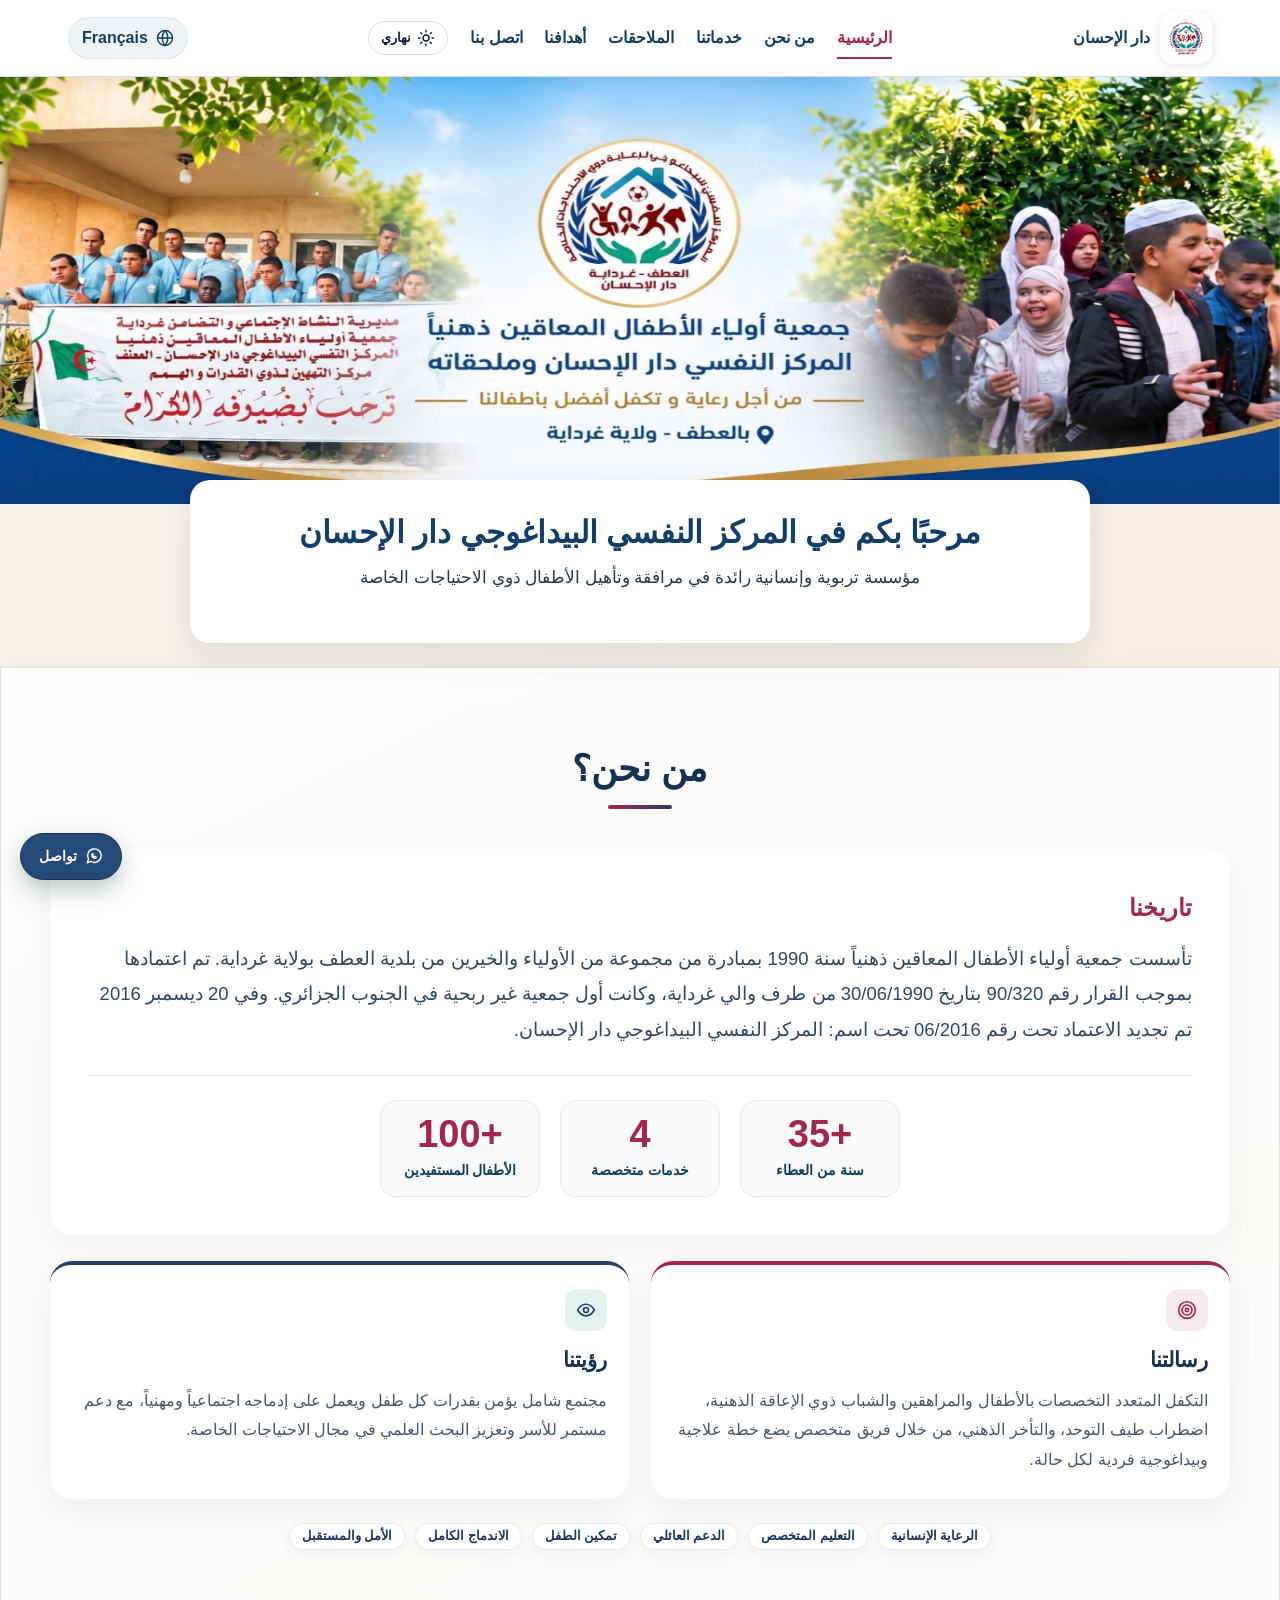
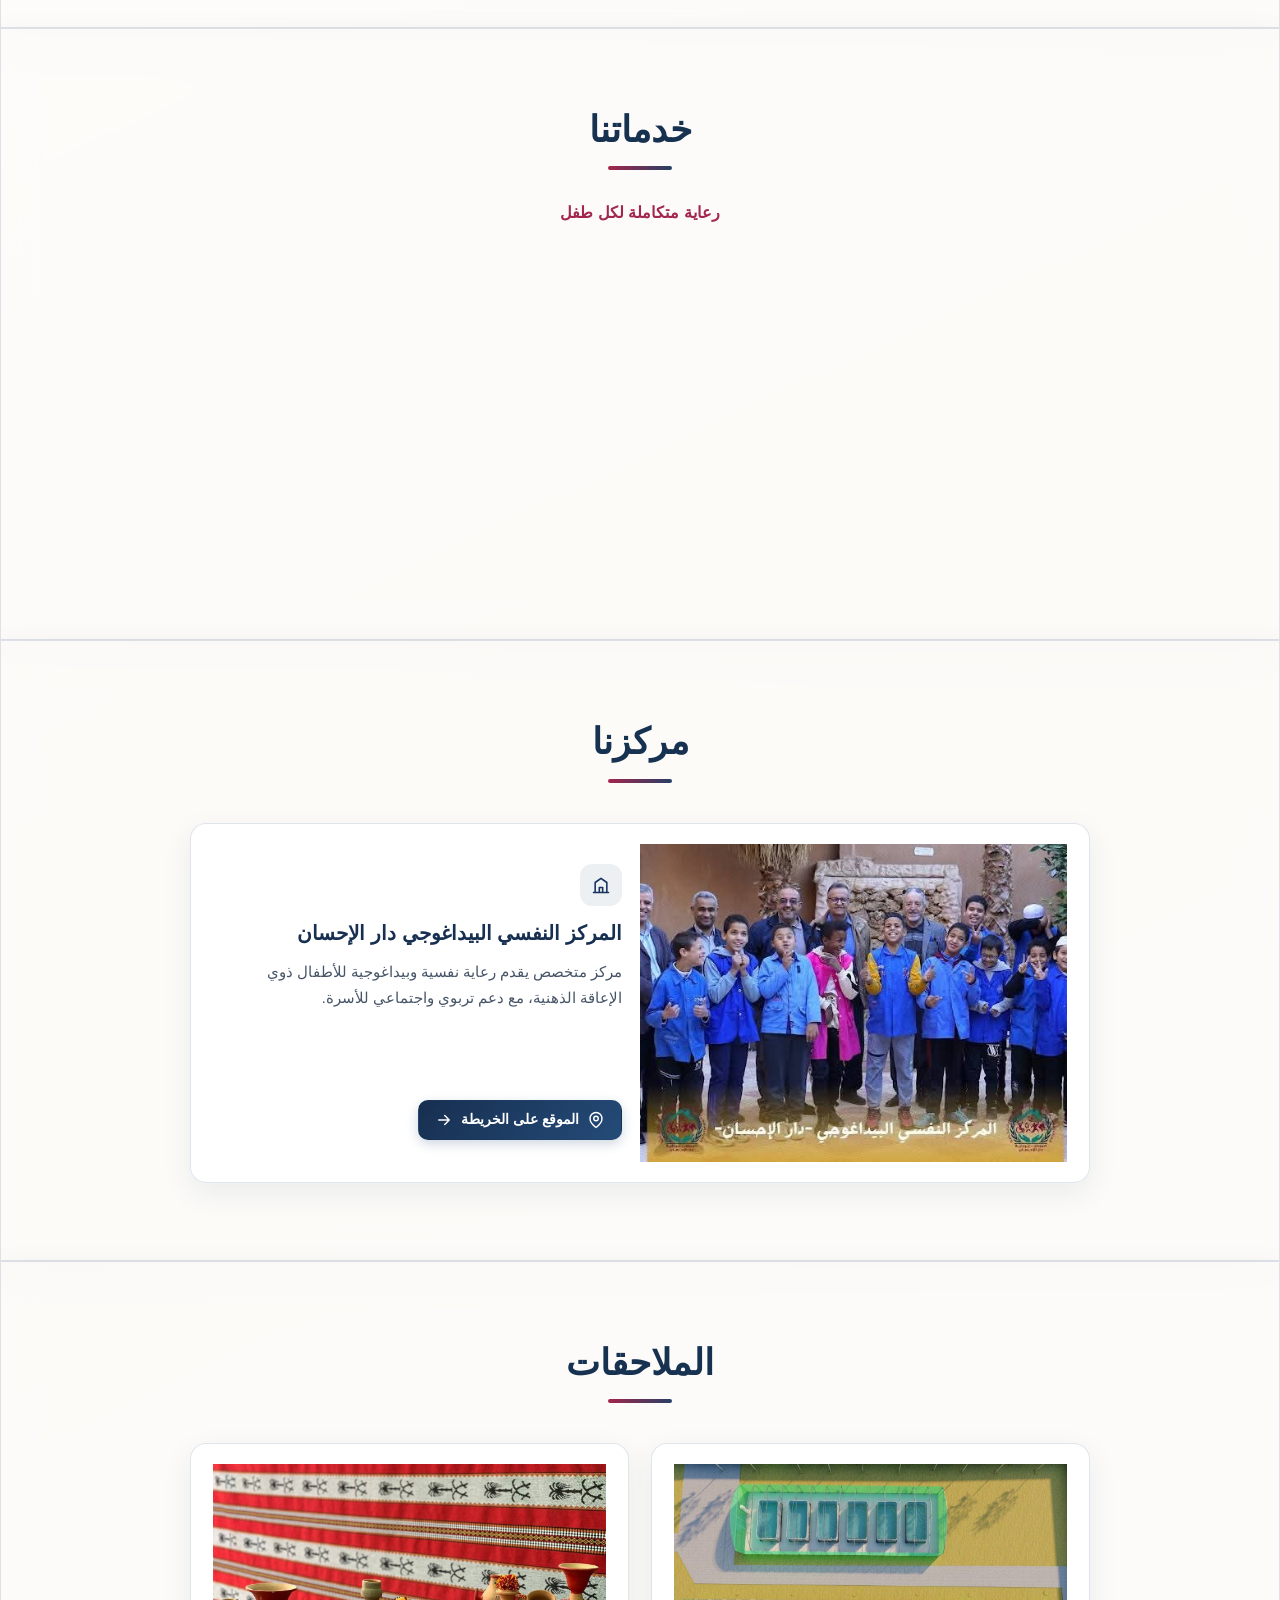
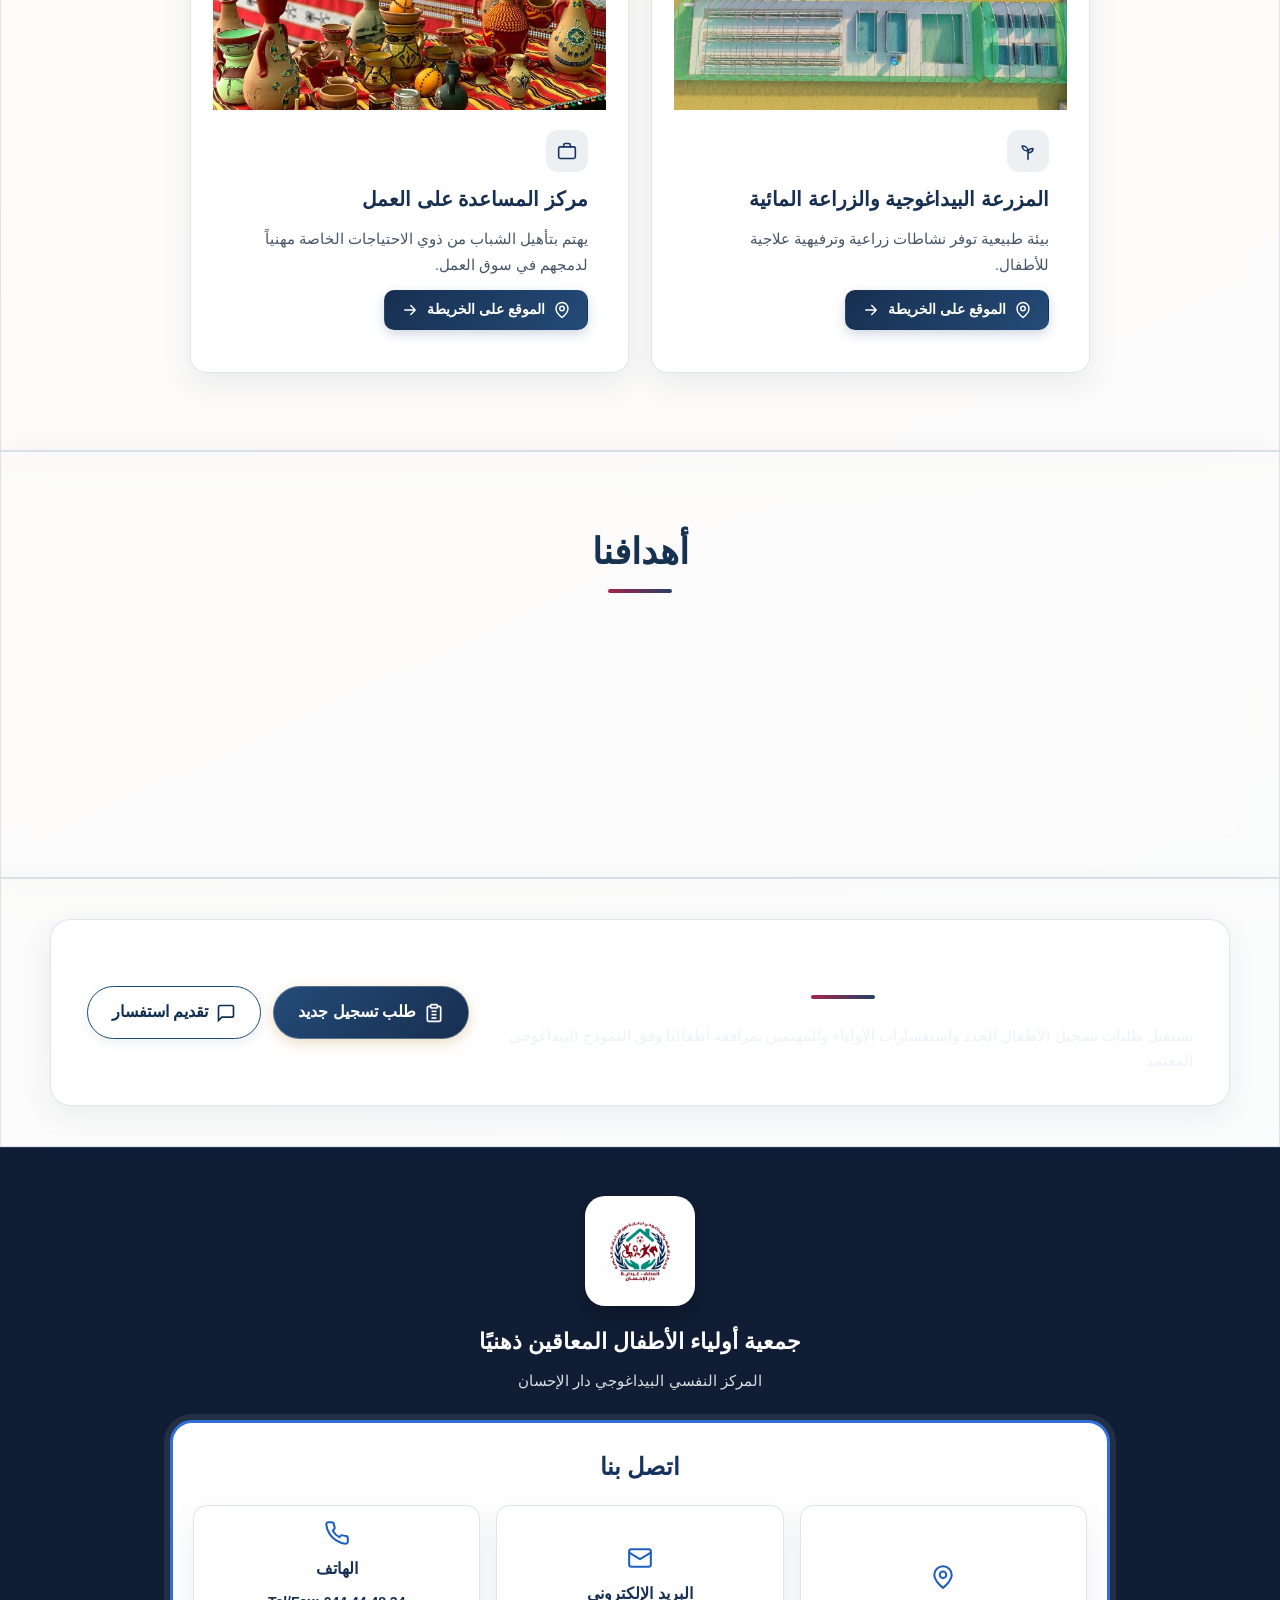
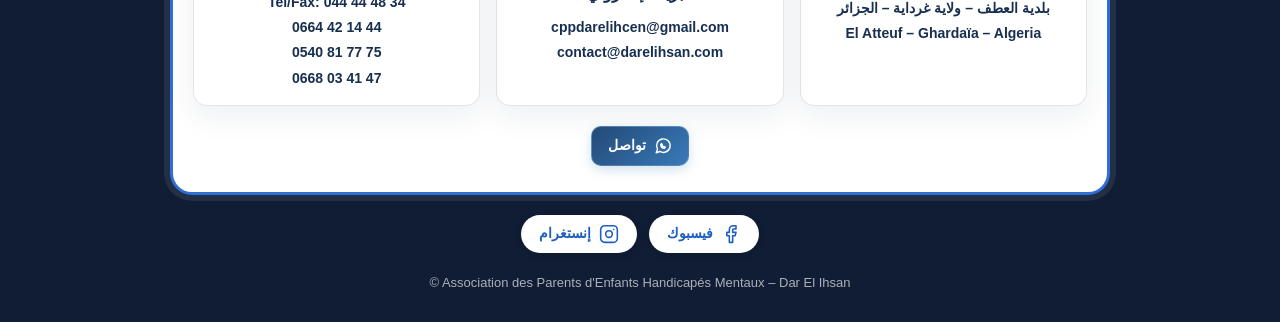
<file: index.html>
<!DOCTYPE html>
<html lang="ar" dir="rtl">
<head>
  <script src="theme-switcher.js?v=20261121_v18"></script>
<meta charset="utf-8">
<meta name="viewport" content="width=device-width, initial-scale=1, viewport-fit=cover">
<title>جمعية أولياء الأطفال المعاقين ذهنيًا – دار الإحسان</title>
<meta name="description" content="جمعية أولياء الأطفال المعاقين ذهنيًا – المركز النفسي البيداغوجي دار الإحسان، العطف، غرداية، الجزائر">
<!-- أكواد Open Graph لمشاركة الرابط بشكل احترافي -->
<meta property="og:title" content="جمعية أولياء الأطفال المعاقين ذهنيًا – دار الإحسان">
<meta property="og:description" content="من أجل رعاية وتكفل أفضل بأطفالنا. المركز النفسي البيداغوجي دار الإحسان بالعطف.">
<meta property="og:image" content="logo.png">
<meta property="og:type" content="website">

<link rel="icon" href="logo.png">
<link rel="preconnect" href="https://fonts.googleapis.com"><link rel="preconnect" href="https://fonts.gstatic.com" crossorigin>
<link href="https://fonts.googleapis.com/css2?family=IBM+Plex+Sans+Arabic:wght@400;500;600;700&display=swap" rel="stylesheet">
<meta http-equiv="Content-Security-Policy" content="default-src 'self'; script-src 'self'; style-src 'self' 'unsafe-inline' https://fonts.googleapis.com; font-src https://fonts.gstatic.com; img-src 'self' data: https://*.supabase.co; media-src 'self' https://*.supabase.co; connect-src 'self' https://qgjddtylriqdwvpihvmi.supabase.co https://*.supabase.co; frame-src https://www.youtube-nocookie.com https://player.vimeo.com; object-src 'none'; base-uri 'none'; form-action 'none'; manifest-src 'self'">
<meta name="referrer" content="strict-origin-when-cross-origin">
<link rel="stylesheet" href="style.css?v=20261121">
<link rel="stylesheet" href="cms.css?v=20261121">
<link rel="manifest" href="manifest.webmanifest">
<meta name="theme-color" content="#0C2D55">
<meta name="mobile-web-app-capable" content="yes">
<meta name="apple-mobile-web-app-capable" content="yes">
<meta name="apple-mobile-web-app-status-bar-style" content="default">
<meta name="apple-mobile-web-app-title" content="دار الإحسان">
<link rel="apple-touch-icon" href="apple-touch-icon.png">
<link rel="stylesheet" href="pwa.css?v=20261121">
<script src="pwa.js" defer></script>
  <link href="https://fonts.googleapis.com/css2?family=IBM+Plex+Sans+Arabic:wght@400;500;600;700&family=Inter:wght@400;500;600;700&family=Tajawal:wght@400;500;700;800&display=swap" rel="stylesheet">
  <link rel="stylesheet" href="crystal-blue-glass.css?v=20261121_v18">
  <link rel="stylesheet" href="dar-ihsan-glass.css?v=20261124">
</head>
<body>
<svg width="0" height="0" style="position:absolute" aria-hidden="true">
<symbol id="i-phone" viewBox="0 0 24 24"><path d="M22 16.9v3a2 2 0 0 1-2.2 2 19.8 19.8 0 0 1-8.6-3.1 19.5 19.5 0 0 1-6-6A19.8 19.8 0 0 1 2.1 4.2 2 2 0 0 1 4.1 2h3a2 2 0 0 1 2 1.7c.1 1 .4 1.9.7 2.8a2 2 0 0 1-.5 2.1L8.1 9.9a16 16 0 0 0 6 6l1.3-1.3a2 2 0 0 1 2.1-.4c.9.3 1.8.6 2.8.7a2 2 0 0 1 1.7 2z"/></symbol>
<symbol id="i-wa" viewBox="0 0 24 24"><path d="M3 21l1.7-5A9 9 0 1 1 8 19.3z"/><path d="M9 10c0 3 2 5 5 5l1-1.5-2-1-1 .7a3 3 0 0 1-1.5-1.5l.7-1-1-2z"/></symbol>
<symbol id="i-mail" viewBox="0 0 24 24"><rect x="2" y="4" width="20" height="16" rx="2"/><path d="m22 7-10 6L2 7"/></symbol>
<symbol id="i-fb" viewBox="0 0 24 24"><path d="M18 2h-3a5 5 0 0 0-5 5v3H7v4h3v8h4v-8h3l1-4h-4V7a1 1 0 0 1 1-1h3z"/></symbol>
<symbol id="i-ig" viewBox="0 0 24 24"><rect x="2" y="2" width="20" height="20" rx="5"/><circle cx="12" cy="12" r="4"/><path d="M17.5 6.5h.01"/></symbol>
<symbol id="i-pin" viewBox="0 0 24 24"><path d="M20 10c0 6-8 12-8 12S4 16 4 10a8 8 0 0 1 16 0z"/><circle cx="12" cy="10" r="3"/></symbol>
<symbol id="i-globe" viewBox="0 0 24 24"><circle cx="12" cy="12" r="10"/><path d="M2 12h20M12 2a15 15 0 0 1 0 20 15 15 0 0 1 0-20z"/></symbol>
<symbol id="i-arrow" viewBox="0 0 24 24"><path d="M5 12h14M13 6l6 6-6 6"/></symbol>
<symbol id="i-center" viewBox="0 0 24 24"><path d="M3 21h18M5 21V9l7-5 7 5v12M10 21v-6h4v6"/></symbol>
<symbol id="i-work" viewBox="0 0 24 24"><rect x="2" y="7" width="20" height="14" rx="2"/><path d="M16 7V5a2 2 0 0 0-2-2h-4a2 2 0 0 0-2 2v2"/></symbol>
<symbol id="i-farm" viewBox="0 0 24 24"><path d="M12 22V12M12 12c0-4-3-6-7-6 0 4 3 6 7 6zM12 14c0-3 2-5 6-5 0 3-2 5-6 5z"/></symbol>
<symbol id="i-fish" viewBox="0 0 24 24"><path d="M2 12c3-5 9-6 13-3l3 3-3 3c-4 3-10 2-13-3zM18 12l4-3v6z"/></symbol>
<symbol id="i-heart" viewBox="0 0 24 24"><path d="M20.84 4.61a5.5 5.5 0 0 0-7.78 0L12 5.67l-1.06-1.06a5.5 5.5 0 0 0-7.78 7.78l1.06 1.06L12 21.23l7.78-7.78 1.06-1.06a5.5 5.5 0 0 0 0-7.78z"/></symbol>
<symbol id="i-mic" viewBox="0 0 24 24"><rect x="9" y="2" width="6" height="12" rx="3"/><path d="M5 11a7 7 0 0 0 14 0M12 18v4"/></symbol>
<symbol id="i-award" viewBox="0 0 24 24"><circle cx="12" cy="8" r="6"/><path d="M15.5 13.5 17 22l-5-3-5 3 1.5-8.5"/></symbol>
<symbol id="i-users" viewBox="0 0 24 24"><circle cx="9" cy="7" r="4"/><path d="M2 21v-2a4 4 0 0 1 4-4h6a4 4 0 0 1 4 4v2M16 3.1a4 4 0 0 1 0 7.8M22 21v-2a4 4 0 0 0-3-3.9"/></symbol>
<symbol id="i-eye" viewBox="0 0 24 24"><path d="M2 12s4-7 10-7 10 7 10 7-4 7-10 7S2 12 2 12z"/><circle cx="12" cy="12" r="3"/></symbol>
<symbol id="i-target" viewBox="0 0 24 24"><circle cx="12" cy="12" r="10"/><circle cx="12" cy="12" r="6"/><circle cx="12" cy="12" r="2"/></symbol>
<symbol id="i-check" viewBox="0 0 24 24"><path d="M20 6 9 17l-5-5"/></symbol>
</svg>

<header class="hd">
  <div class="wrap hd-in">
    <a class="brand" href="#home" aria-label="دار الإحسان">
      <img src="logo-sq.png" alt="Dar El Ihsan">
      <span data-i18n="brand">دار الإحسان</span>
    </a>

    <nav class="main-nav" aria-label="القائمة الرئيسية">
      <a href="#home" class="active" data-i18n="navHome"></a>
      <a href="#about" data-i18n="navAbout"></a>
      <a href="#services" data-i18n="navServices"></a>
      <a href="#annexes" data-i18n="navAnnexes"></a>
      <a href="#goals" data-i18n="navGoals"></a>
      <a href="#contact" data-i18n="navContact"></a>
        </nav>

    <button id="lang" class="lang" type="button" aria-label="Switch language">
      <i data-i="globe"></i>
      <span id="langTxt">Français</span>
    </button>

    <button class="nav-toggle" type="button" aria-label="فتح القائمة" aria-expanded="false">
      <span></span><span></span><span></span>
    </button>
  </div>
</header>

<main>
  <section id="home" class="hero hero-cover" aria-label="Background image"></section>

  <div class="welcome-card-wrap">
    <div class="welcome-card">
      <h1 class="welcome-title" data-i18n="heroTitle">مرحبًا بكم في المركز النفسي البيداغوجي دار الإحسان</h1>
      <p class="welcome-sub" data-i18n="welcomeSub">مؤسسة تربوية وإنسانية رائدة في مرافقة وتأهيل الأطفال ذوي الاحتياجات الخاصة</p>
    </div>
  </div>

  <section id="about" class="sec">
    <div class="wrap">
      <h2 data-i18n="aboutTitle">من نحن؟</h2>
      <div class="about-content hist">
        <h3 class="sub" data-i18n="histTitle">تاريخنا</h3>
        <p data-i18n="histText">تأسست جمعية أولياء الأطفال المعاقين ذهنياً سنة 1990 بمبادرة من مجموعة من الأولياء والخيرين من بلدية العطف بولاية غرداية. تم اعتمادها بموجب القرار رقم 90/320 بتاريخ 30/06/1990 من طرف والي غرداية، وكانت أول جمعية غير ربحية في الجنوب الجزائري. وفي 20 ديسمبر 2016 تم تجديد الاعتماد تحت رقم 06/2016 تحت اسم: المركز النفسي البيداغوجي دار الإحسان.</p>
        <div class="stats-row">
          <div class="stat-box"><span class="stat-num" data-i18n="statYearsValue">+35</span><span class="stat-txt" data-i18n="statYears">سنة من العطاء</span></div>
          <div class="stat-box"><span class="stat-num" data-i18n="statServicesValue">4</span><span class="stat-txt" data-i18n="statServices">خدمات متخصصة</span></div>
          <div class="stat-box"><span class="stat-num" data-i18n="statBeneficiariesValue">+100</span><span class="stat-txt" data-i18n="statBeneficiaries">الأطفال المستفيدين</span></div>
        </div>
      </div>
      <div class="mv">
        <article class="mvc reveal"><span class="ic"><i data-i="target"></i></span><h3 data-i18n="missionTitle">رسالتنا</h3><p data-i18n="missionText">التكفل المتعدد التخصصات بالأطفال والمراهقين والشباب ذوي الإعاقة الذهنية، اضطراب طيف التوحد، والتأخر الذهني، من خلال فريق متخصص يضع خطة علاجية وبيداغوجية فردية لكل حالة.</p></article>
        <article class="mvc vis reveal"><span class="ic"><i data-i="eye"></i></span><h3 data-i18n="visionTitle">رؤيتنا</h3><p data-i18n="visionText">مجتمع شامل يؤمن بقدرات كل طفل ويعمل على إدماجه اجتماعياً ومهنياً، مع دعم مستمر للأسر وتعزيز البحث العلمي في مجال الاحتياجات الخاصة.</p></article>
      </div>
      <div class="chips reveal"><span class="chip"><span data-i18n="v1">الرعاية الإنسانية</span></span><span class="chip"><span data-i18n="v2">التعليم المتخصص</span></span><span class="chip"><span data-i18n="v3">الدعم العائلي</span></span><span class="chip"><span data-i18n="v4">تمكين الطفل</span></span><span class="chip"><span data-i18n="v5">الاندماج الكامل</span></span><span class="chip"><span data-i18n="v6">الأمل والمستقبل</span></span></div>
    </div>
  </section>

  <section id="services" class="sec alt">
    <div class="wrap">
      <h2 data-i18n="servicesTitle">خدماتنا</h2>
      <p class="lead" data-i18n="servicesSub">رعاية متكاملة لكل طفل</p>
      <div class="svcs"><article class="svc reveal"><span class="ic"><i data-i="mic"></i></span><h3 data-i18n="s1a">تقويم النطق واللغة</h3><p data-i18n="s1d">علاج النطق واللغة المتخصص للأطفال ذوي الاحتياجات الخاصة.</p><span class="fr" dir="ltr" data-i18n="s1n">Orthophonie</span></article><article class="svc reveal"><span class="ic"><i data-i="award"></i></span><h3 data-i18n="s2a">التقييم والدعم النفسي</h3><p data-i18n="s2d">التقييم النفسي والدعم العاطفي للطفل والأسرة.</p><span class="fr" dir="ltr" data-i18n="s2n">Psychologie</span></article><article class="svc reveal"><span class="ic"><i data-i="users"></i></span><h3 data-i18n="s3a">ورش عمل وأنشطة بيداغوجية</h3><p data-i18n="s3d">ورش عمل تعليمية وأنشطة حسية وحركية.</p><span class="fr" dir="ltr" data-i18n="s3n">Ateliers éducatifs</span></article><article class="svc reveal"><span class="ic"><i data-i="heart"></i></span><h3 data-i18n="s4a">دعم وتدريب الأسر</h3><p data-i18n="s4d">تدريب ودعم مستمر للآباء والأمهات.</p><span class="fr" dir="ltr" data-i18n="s4n">Suivi parental</span></article></div>
    </div>
  </section>

  <section id="center" class="sec">
    <div class="wrap">
      <h2 data-i18n="centerTitle"></h2>
      <article class="card center-card reveal">
        <div class="ph"><img src="main-center.jpg" data-cms-img="center" alt="" loading="lazy"></div>
        <div class="body">
          <span class="ic"><i data-i="center"></i></span>
          <h3 data-i18n="cn"></h3>
          <p data-i18n="cd"></p>
          <a class="btn" href="https://maps.app.goo.gl/t6nTLCWQ8NMMDG4A9" data-cms-link="mapCenter" target="_blank" rel="noopener"><i data-i="pin"></i><span data-i18n="map"></span><i data-i="arrow" class="arr"></i></a>
        </div>
      </article>
    </div>
  </section>

  <section id="annexes" class="sec alt">
    <div class="wrap">
      <h2 data-i18n="annexTitle">الملاحقات</h2>
      <div class="grid two"><article class="card reveal"><div class="ph"><img src="farm-hydroponic.jpg" data-cms-img="farm" alt="" loading="lazy"></div><div class="body"><span class="ic"><i data-i="farm"></i></span><h3 data-i18n="nA1n"></h3><p data-i18n="nA1d"></p><a class="btn" href="https://maps.app.goo.gl/vLLZMdjQfvt87oHr9" data-cms-link="mapFarm" target="_blank" rel="noopener"><i data-i="pin"></i><span data-i18n="map">الموقع على الخريطة</span><i data-i="arrow" class="arr"></i></a></div></article><article class="card reveal"><div class="ph"><img src="work-center.jpg" data-cms-img="work" alt="" loading="lazy"></div><div class="body"><span class="ic"><i data-i="work"></i></span><h3 data-i18n="nA2n"></h3><p data-i18n="nA2d"></p><a class="btn" href="https://maps.app.goo.gl/H6kUhztG2EW298kaA" data-cms-link="mapWork" target="_blank" rel="noopener"><i data-i="pin"></i><span data-i18n="map">الموقع على الخريطة</span><i data-i="arrow" class="arr"></i></a></div></article></div>
    </div>
  </section>

  <section id="goals" class="sec">
    <div class="wrap">
      <h2 data-i18n="goalsTitle">أهدافنا</h2>
      <ul class="goals"><li class="reveal"><i data-i="check"></i><span data-i18n="g1">التدخل المبكر لحفظ استقلالية الطفل</span></li><li class="reveal"><i data-i="check"></i><span data-i18n="g2">إعادة التأهيل والإدماج الاجتماعي والمهني</span></li><li class="reveal"><i data-i="check"></i><span data-i18n="g3">تشجيع البحث العلمي المتخصص</span></li><li class="reveal"><i data-i="check"></i><span data-i18n="g4">توفير تكوين مستمر للفريق</span></li><li class="reveal"><i data-i="check"></i><span data-i18n="g5">التكفل المتعدد التخصصات للحالات</span></li><li class="reveal"><i data-i="check"></i><span data-i18n="g6">تنمية القدرات الفطرية والمكتسبة</span></li><li class="reveal"><i data-i="check"></i><span data-i18n="g7">دعم الأسر وتوعية المجتمع</span></li><li class="reveal"><i data-i="check"></i><span data-i18n="g8">بناء شراكات فعالة مع المؤسسات</span></li></ul>
    </div>
  </section>


  </main>

<a class="fab" href="https://wa.me/213668034147" data-cms-wa="whatsapp" target="_blank" rel="noopener" aria-label="WhatsApp">
  <i data-i="wa"></i><span data-i18n="waText">واتساب</span>
</a>


  <!-- قسم طلبات التسجيل والاستفسارات في أسفل الموقع العام -->
  <section id="portal-cta-bottom" class="sec cta-bottom-sec">
    <div class="wrap">
      <div class="cta-bottom-card">
        <div class="cta-bottom-text">
          <h2 class="cta-bottom-title" data-i18n="ctaBottomTitle">انضم إلينا أو تواصل مع إدارة دار الإحسان</h2>
          <p class="cta-bottom-sub" data-i18n="ctaBottomSub">نستقبل طلبات تسجيل الأطفال الجدد واستفسارات الأولياء والمهتمين بمرافقة أطفالنا وفق النموذج البيداغوجي المعتمد.</p>
        </div>
        <div class="cta-bottom-btns">
          <button type="button" class="btn-cta-gold" id="btnBottomReg" onclick="window.openRegModal && window.openRegModal()">
            <svg viewBox="0 0 24 24" width="20" height="20" stroke="currentColor" fill="none" stroke-width="2"><path d="M16 4h2a2 2 0 0 1 2 2v14a2 2 0 0 1-2 2H6a2 2 0 0 1-2-2V6a2 2 0 0 1 2-2h2"/><rect x="8" y="2" width="8" height="4" rx="1" ry="1"/><path d="M9 14h6"/><path d="M9 18h6"/><path d="M9 10h6"/></svg>
            <span data-i18n="btnNewReg">طلب تسجيل جديد</span>
          </button>
          <button type="button" class="btn-cta-light" id="btnBottomInq" onclick="window.openInqModal && window.openInqModal()">
            <svg viewBox="0 0 24 24" width="20" height="20" stroke="currentColor" fill="none" stroke-width="2"><path d="M21 15a2 2 0 0 1-2 2H7l-4 4V5a2 2 0 0 1 2-2h14a2 2 0 0 1 2 2z"/></svg>
            <span data-i18n="btnNewInq">تقديم استفسار</span>
          </button>
        </div>
      </div>
    </div>
  </section>

<footer>
  <div class="wrap">
    <img class="flogo" src="logo-sq.png" alt="Dar El Ihsan">
    <p class="f1" data-i18n="f1"></p>
    <p data-i18n="f2"></p>
    <div id="contact" class="fbox">
      <h3 data-i18n="contactTitle"></h3>
      <div class="fgrid">
        <div class="fi"><i data-i="pin"></i><p><span data-cms="addrAr">بلدية العطف – ولاية غرداية – الجزائر</span><br><span dir="ltr" data-cms="addrFr">El Atteuf – Ghardaïa – Algeria</span></p></div>
        <div class="fi"><i data-i="mail"></i><h4 data-i18n="mailT"></h4><p dir="ltr"><a href="mailto:cppdarelihcen@gmail.com" data-cms-mail="email1">cppdarelihcen@gmail.com</a><br><a href="mailto:contact@darelihsan.com" data-cms-mail="email2">contact@darelihsan.com</a></p></div>
        <div class="fi"><i data-i="phone"></i><h4 data-i18n="phoneT"></h4><p dir="ltr">Tel/Fax: <a href="tel:044444834" data-cms-tel="phone1">044 44 48 34</a><br><a href="tel:0664421444" data-cms-tel="phone2">0664 42 14 44</a><br><a href="tel:0540817775" data-cms-tel="phone3">0540 81 77 75</a><br><a href="tel:0668034147" data-cms-tel="phone4">0668 03 41 47</a></p></div>
      </div>
      <a class="btn gold" href="https://wa.me/213668034147" data-cms-wa="whatsapp" target="_blank" rel="noopener"><i data-i="wa"></i><span data-i18n="waText"></span></a>
    </div>
    <div class="fs">
      <a href="https://www.facebook.com/apehme" data-cms-link="facebook" target="_blank" rel="noopener"><i data-i="fb"></i><span data-i18n="fb"></span></a>
      <a href="https://www.instagram.com/cpp_1990" data-cms-link="instagram" target="_blank" rel="noopener"><i data-i="ig"></i><span data-i18n="ig"></span></a>
    </div>
    <p class="copy" dir="ltr">© Association des Parents d'Enfants Handicapés Mentaux – Dar El Ihsan</p>
  </div>
</footer>
<script src="i18n-data.js?v=20261121"></script>
<script src="cms-config.js?v=20261121"></script>
<script src="cms.js?v=20261121"></script>
<script src="script.js?v=20261121"></script>

  <!-- نافذة طلب تسجيل أولي جديد -->
  <div id="regModal" class="public-modal-backdrop" hidden>
    <div class="public-modal-box" role="dialog" aria-modal="true" aria-labelledby="regModalTitle">
      <div class="public-modal-head">
        <div>
          <h2 id="regModalTitle" data-i18n="regModalTitle">استمارة طلب تسجيل أولي جديد</h2>
          <p class="muted" data-i18n="regModalSub">مخصصة للأولياء الراغبين في تسجيل أبنائهم في جمعية دار الإحسان</p>
        </div>
        <button type="button" class="btn-modal-close" id="btnCloseRegModal" onclick="window.closeRegModal && window.closeRegModal()" aria-label="إغلاق">&times;</button>
      </div>

      <form id="regForm" class="public-modal-form" novalidate>
        <!-- حقل الحماية من الرسائل الآلية Honeypot -->
        <input type="text" name="website_url_check" class="honeypot-fld" tabindex="-1" autocomplete="off">

        <h3 class="form-section-title" data-i18n="regSec1Title">1. معلومات ولي الأمر</h3>
        <div class="form-grid-2">
          <label class="form-fld">
            <span><span data-i18n="lblFullName">الاسم واللقب الكامل</span> <em class="req">*</em></span>
            <input type="text" id="reg_guardian_name" required placeholder="مثال: أحمد بن محمد">
          </label>
          <label class="form-fld">
            <span><span data-i18n="lblPhone">رقم الهاتف المباشر</span> <em class="req">*</em></span>
            <input type="tel" id="reg_guardian_phone" required dir="ltr" placeholder="05 / 06 / 07...">
          </label>
          <label class="form-fld">
            <span data-i18n="lblEmailOpt">البريد الإلكتروني (اختياري)</span>
            <input type="email" id="reg_guardian_email" dir="ltr" placeholder="example@email.com">
          </label>
          <label class="form-fld">
            <span><span data-i18n="lblResidence">مكان الإقامة: الولاية والبلدية</span> <em class="req">*</em></span>
            <input type="text" id="reg_residence" required placeholder="مثال: غرداية - العطف">
          </label>
        </div>

        <h3 class="form-section-title" data-i18n="regSec2Title">2. معلومات الطفل المراد تسجيله</h3>
        <div class="form-grid-2">
          <label class="form-fld">
            <span><span data-i18n="lblChildName">اسم ولقب الطفل</span> <em class="req">*</em></span>
            <input type="text" id="reg_child_name" required placeholder="اسم ولقب الطفل">
          </label>
          <label class="form-fld">
            <span><span data-i18n="lblDob">تاريخ الميلاد</span> <em class="req">*</em></span>
            <input type="date" id="reg_child_dob" required>
          </label>
          <label class="form-fld">
            <span data-i18n="lblAutoAge">العمر المحسوب تلقائياً</span>
            <input type="text" id="reg_child_age" readonly class="is-readonly" placeholder="يُحسب فور إدخال تاريخ الميلاد">
          </label>
          <label class="form-fld">
            <span><span data-i18n="lblDisability">نوع الإعاقة أو اضطراب النمو</span> <em class="req">*</em></span>
            <input type="text" id="reg_disability" placeholder="اكتب نوع الإعاقة أو الاضطراب (مثال: التوحد، متلازمة داون، تأخر ذهني...)" required>
          </label>
          <label class="form-fld wide">
            <span data-i18n="lblExtraNotes">معلومات وتوجيهات إضافية عن الحالة (اختياري)</span>
            <textarea id="reg_extra_info" rows="3" placeholder="اذكر أي تفاصيل إضافية تود إبلاغ الفريق البيداغوجي بها…"></textarea>
          </label>
        </div>

        <div class="privacy-consent-box">
          <label class="consent-label">
            <input type="checkbox" id="reg_consent" required>
            <span data-i18n="lblRegConsent">أوافق على معالجة البيانات المقدمة لأغراض دراسة طلب التسجيل والتواصل معي من طرف إدارة جمعية دار الإحسان، وأقر بصحة المعلومات المدخلة.</span>
          </label>
          <p class="privacy-note" data-i18n="regPrivacyNote">تنبيه: إرسال الطلب الأولي لا يمثل قبولاً نهائياً أو إنشاء حساب فوري، بل يخضع لدراسة اللجنة البيداغوجية المتخصصة.</p>
        </div>

        <div id="regAlertBox" class="form-alert" hidden></div>

        <div class="modal-form-actions">
          <button type="button" class="btn-cancel" id="btnCancelReg" onclick="window.closeRegModal && window.closeRegModal()" data-i18n="btnCancel">إلغاء</button>
          <button type="submit" class="btn-submit-gold" id="btnSubmitReg">
            <span data-i18n="btnSubmitReg">إرسال طلب التسجيل</span>
          </button>
        </div>
      </form>

      <!-- بطاقة التأكيد والنجاح -->
      <div id="regSuccessCard" class="reg-success-card" hidden>
        <div class="success-icon-box">✓</div>
        <h3 data-i18n="regSuccessTitle">تم استلام طلبكم بنجاح</h3>
        <p data-i18n="regSuccessSub">ستقوم إدارة جمعية دار الإحسان بدراسة الطلب والتواصل معكم عند الحاجة. شكراً لثقتكم بنا.</p>
        <div class="ref-code-box">
          <span data-i18n="lblRefNum">الرقم المرجعي لمتابعة طلبكم:</span>
          <strong id="regRefCodeDisplay">REQ-2026-0000</strong>
        </div>
        <p class="muted small" data-i18n="regRefHint">يرجى الاحتفاظ بهذا الرقم لمتابعة التواصل مع إدارة المركز.</p>
        <button type="button" class="btn-cta-gold" id="btnDoneReg" onclick="window.closeRegModal && window.closeRegModal()" style="margin-top:16px;">تم</button>
      </div>
    </div>
  </div>

  <!-- نافذة تقديم استفسار -->
  <div id="inqModal" class="public-modal-backdrop" hidden>
    <div class="public-modal-box" role="dialog" aria-modal="true" aria-labelledby="inqModalTitle">
      <div class="public-modal-head">
        <div>
          <h2 id="inqModalTitle" data-i18n="inqModalTitle">تقديم استفسار لإدارة دار الإحسان</h2>
          <p class="muted" data-i18n="inqModalSub">نسعد بالإجابة عن كافة تساؤلاتكم ومرافقتكم</p>
        </div>
        <button type="button" class="btn-modal-close" id="btnCloseInqModal" onclick="window.closeInqModal && window.closeInqModal()" aria-label="إغلاق">&times;</button>
      </div>

      <form id="inqForm" class="public-modal-form" novalidate>
        <input type="text" name="inq_honeypot_field" class="honeypot-fld" tabindex="-1" autocomplete="off">

        <div class="form-grid-2">
          <label class="form-fld">
            <span><span data-i18n="lblName">الاسم واللقب</span> <em class="req">*</em></span>
            <input type="text" id="inq_name" required placeholder="الاسم واللقب">
          </label>
          <label class="form-fld">
            <span><span data-i18n="lblPhone">رقم الهاتف المباشر</span> <em class="req">*</em></span>
            <input type="tel" id="inq_phone" required dir="ltr" placeholder="05 / 06 / 07...">
          </label>
          <label class="form-fld wide">
            <span data-i18n="lblEmailOpt">البريد الإلكتروني (اختياري)</span>
            <input type="email" id="inq_email" dir="ltr" placeholder="example@email.com">
          </label>
          <label class="form-fld wide">
            <span><span data-i18n="lblInqSubject">موضوع الاستفسار</span> <em class="req">*</em></span>
            <input type="text" id="inq_subject" required placeholder="مثال: استفسار حول مواعيد الاستقبال وشروط التسجيل">
          </label>
          <label class="form-fld wide">
            <span><span data-i18n="lblInqMsg">نص الاستفسار أو الرسالة</span> <em class="req">*</em></span>
            <textarea id="inq_message" rows="4" required placeholder="اكتب استفسارك هنا بكل وضوح…"></textarea>
          </label>
        </div>

        <div class="privacy-consent-box">
          <label class="consent-label">
            <input type="checkbox" id="inq_consent" required>
            <span data-i18n="lblInqConsent">أوافق على معالجة البيانات المقدمة لأغراض الرد والتواصل بخصوص الاستفسار.</span>
          </label>
        </div>

        <div id="inqAlertBox" class="form-alert" hidden></div>

        <div class="modal-form-actions">
          <button type="button" class="btn-cancel" id="btnCancelInq" onclick="window.closeInqModal && window.closeInqModal()" data-i18n="btnCancel">إلغاء</button>
          <button type="submit" class="btn-submit-gold" id="btnSubmitInq">
            <span data-i18n="btnSubmitInq">إرسال الاستفسار</span>
          </button>
        </div>
      </form>

      <div id="inqSuccessCard" class="reg-success-card" hidden>
        <div class="success-icon-box">✓</div>
        <h3 data-i18n="inqSuccessTitle">تم استلام استفساركم بنجاح</h3>
        <p data-i18n="inqSuccessSub">نشكركم على تواصلكم مع جمعية دار الإحسان. سيتم الرد على استفساركم والتواصل معكم في أقرب وقت.</p>
        <button type="button" class="btn-cta-gold" id="btnDoneInq" onclick="window.closeInqModal && window.closeInqModal()" style="margin-top:16px;" data-i18n="btnClose">إغلاق</button>
      </div>
    </div>
  </div>

</body>
</html>
</file>
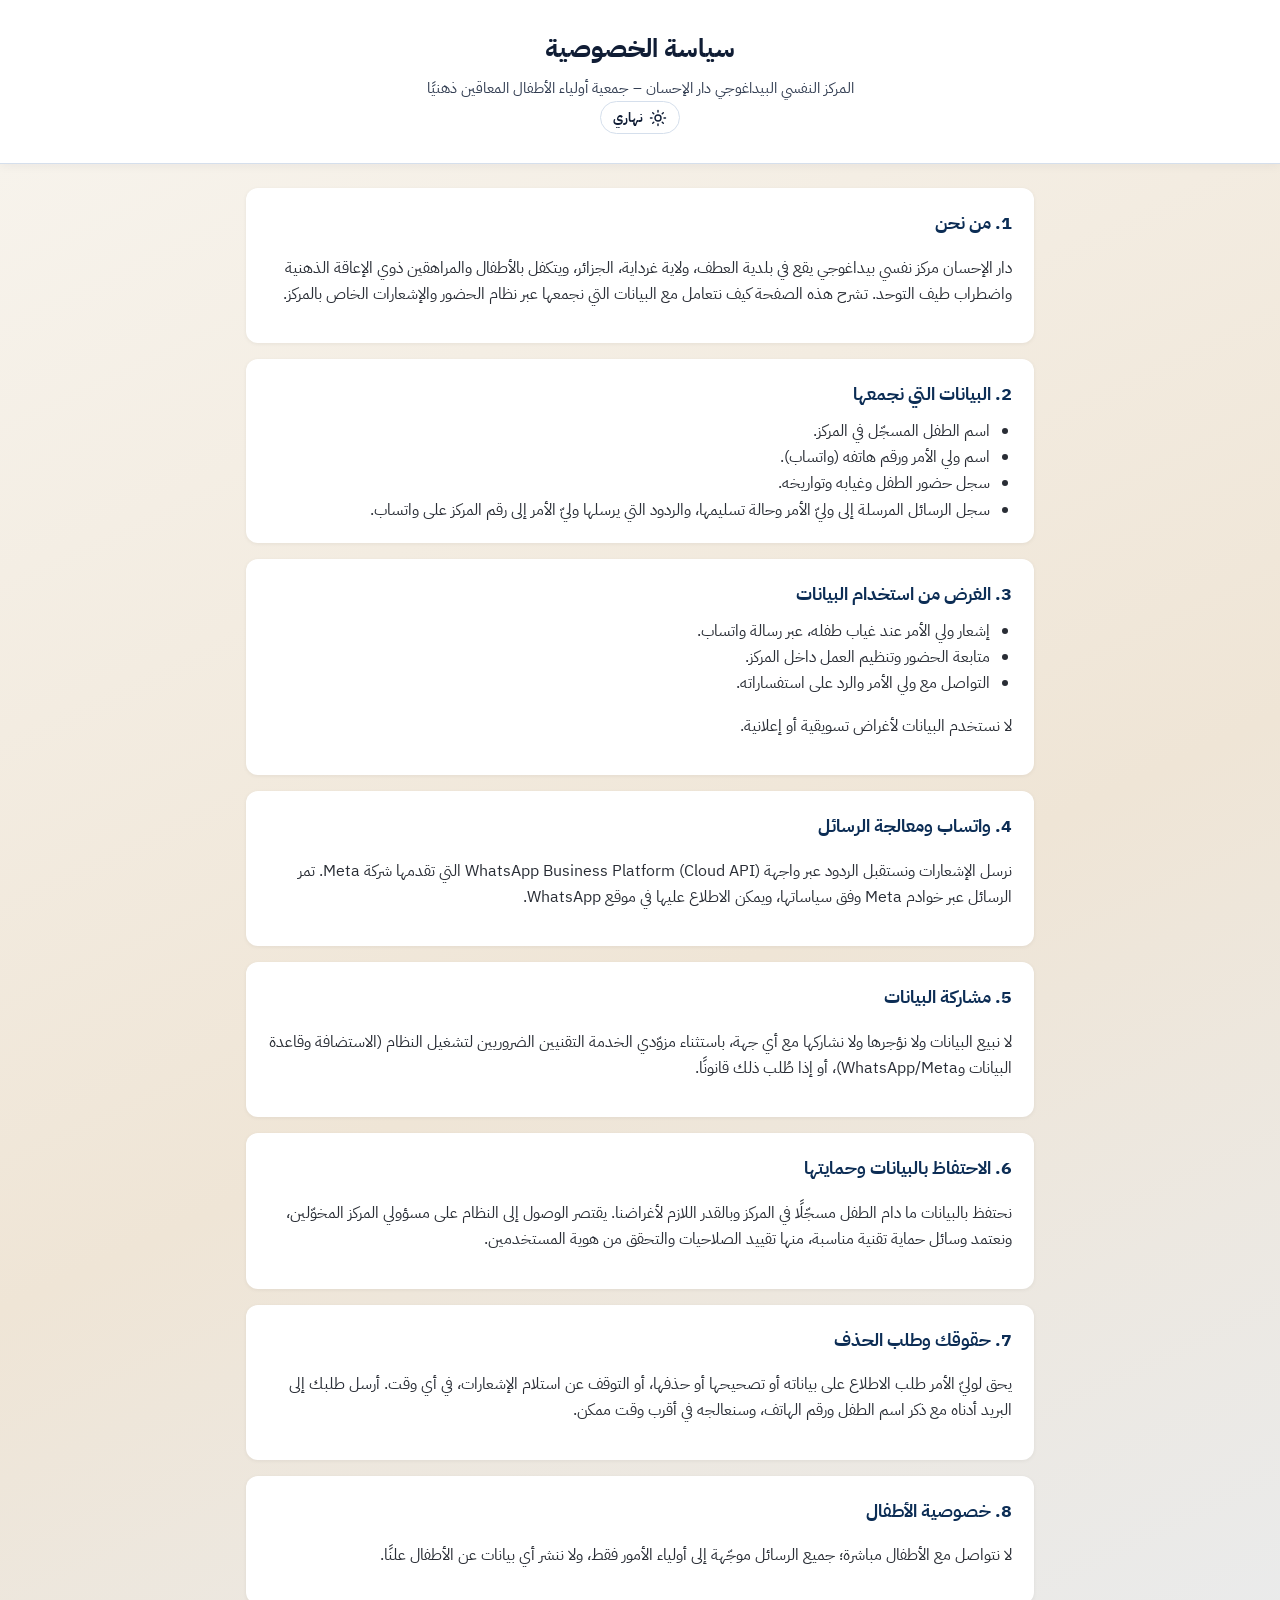
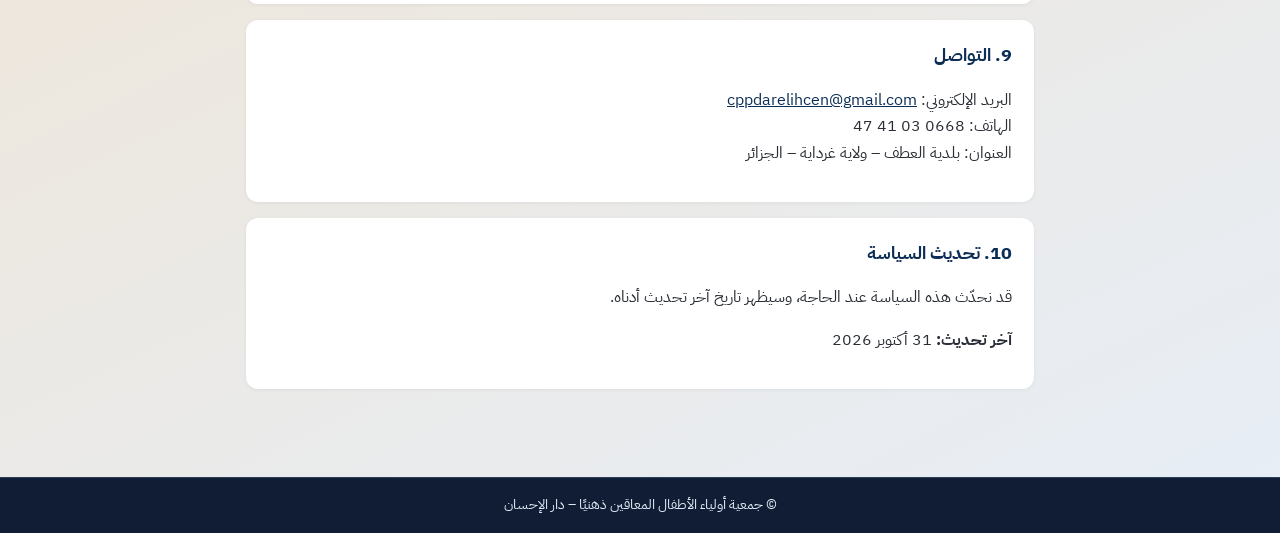
<file: privacy.html>
<!DOCTYPE html>
<html lang="ar" dir="rtl">
<head>
  <script src="theme-switcher.js?v=20261121_v18"></script>
<meta charset="utf-8">
<meta name="viewport" content="width=device-width, initial-scale=1">
<title>سياسة الخصوصية – دار الإحسان</title>
<meta name="robots" content="noindex, nofollow, noarchive">
<meta name="description" content="سياسة الخصوصية للمركز النفسي البيداغوجي دار الإحسان – العطف، غرداية، الجزائر">
<style>
  :root { --navy:#0C2D55; --bg:#f6f8fb; --text:#1d2733; }
  * { box-sizing:border-box; }
  body { margin:0; font-family:"Segoe UI",Tahoma,Arial,sans-serif; background:var(--bg); color:var(--text); line-height:1.9; }
  header { background:var(--navy); color:#fff; padding:28px 16px; text-align:center; }
  header h1 { margin:0; font-size:1.6rem; }
  header p { margin:6px 0 0; opacity:.85; font-size:.95rem; }
  main { max-width:820px; margin:24px auto; padding:0 16px 48px; }
  section { background:#fff; border-radius:12px; padding:20px 22px; margin-bottom:16px; box-shadow:0 1px 4px rgba(0,0,0,.06); }
  h2 { color:var(--navy); font-size:1.15rem; margin:0 0 8px; }
  ul { margin:0; padding-inline-start:22px; }
  a { color:var(--navy); }
  footer { text-align:center; font-size:.85rem; color:#667; padding:16px; }
</style>
  <link href="https://fonts.googleapis.com/css2?family=IBM+Plex+Sans+Arabic:wght@400;500;600;700&family=Inter:wght@400;500;600;700&family=Tajawal:wght@400;500;700;800&display=swap" rel="stylesheet">
  <link rel="stylesheet" href="crystal-blue-glass.css?v=20261121_v18">
  <link rel="stylesheet" href="dar-ihsan-glass.css?v=20261124">
</head>
<body>
<header>
  <h1>سياسة الخصوصية</h1>
  <p>المركز النفسي البيداغوجي دار الإحسان – جمعية أولياء الأطفال المعاقين ذهنيًا</p>
</header>
<main>

<section>
  <h2>1. من نحن</h2>
  <p>دار الإحسان مركز نفسي بيداغوجي يقع في بلدية العطف، ولاية غرداية، الجزائر، ويتكفل بالأطفال والمراهقين ذوي الإعاقة الذهنية واضطراب طيف التوحد. تشرح هذه الصفحة كيف نتعامل مع البيانات التي نجمعها عبر نظام الحضور والإشعارات الخاص بالمركز.</p>
</section>

<section>
  <h2>2. البيانات التي نجمعها</h2>
  <ul>
    <li>اسم الطفل المسجّل في المركز.</li>
    <li>اسم ولي الأمر ورقم هاتفه (واتساب).</li>
    <li>سجل حضور الطفل وغيابه وتواريخه.</li>
    <li>سجل الرسائل المرسلة إلى وليّ الأمر وحالة تسليمها، والردود التي يرسلها وليّ الأمر إلى رقم المركز على واتساب.</li>
  </ul>
</section>

<section>
  <h2>3. الغرض من استخدام البيانات</h2>
  <ul>
    <li>إشعار ولي الأمر عند غياب طفله، عبر رسالة واتساب.</li>
    <li>متابعة الحضور وتنظيم العمل داخل المركز.</li>
    <li>التواصل مع ولي الأمر والرد على استفساراته.</li>
  </ul>
  <p>لا نستخدم البيانات لأغراض تسويقية أو إعلانية.</p>
</section>

<section>
  <h2>4. واتساب ومعالجة الرسائل</h2>
  <p>نرسل الإشعارات ونستقبل الردود عبر واجهة WhatsApp Business Platform (Cloud API) التي تقدمها شركة Meta. تمر الرسائل عبر خوادم Meta وفق سياساتها، ويمكن الاطلاع عليها في موقع WhatsApp.</p>
</section>

<section>
  <h2>5. مشاركة البيانات</h2>
  <p>لا نبيع البيانات ولا نؤجرها ولا نشاركها مع أي جهة، باستثناء مزوّدي الخدمة التقنيين الضروريين لتشغيل النظام (الاستضافة وقاعدة البيانات وWhatsApp/Meta)، أو إذا طُلب ذلك قانونًا.</p>
</section>

<section>
  <h2>6. الاحتفاظ بالبيانات وحمايتها</h2>
  <p>نحتفظ بالبيانات ما دام الطفل مسجّلًا في المركز وبالقدر اللازم لأغراضنا. يقتصر الوصول إلى النظام على مسؤولي المركز المخوّلين، ونعتمد وسائل حماية تقنية مناسبة، منها تقييد الصلاحيات والتحقق من هوية المستخدمين.</p>
</section>

<section>
  <h2>7. حقوقك وطلب الحذف</h2>
  <p>يحق لوليّ الأمر طلب الاطلاع على بياناته أو تصحيحها أو حذفها، أو التوقف عن استلام الإشعارات، في أي وقت. أرسل طلبك إلى البريد أدناه مع ذكر اسم الطفل ورقم الهاتف، وسنعالجه في أقرب وقت ممكن.</p>
</section>

<section>
  <h2>8. خصوصية الأطفال</h2>
  <p>لا نتواصل مع الأطفال مباشرة؛ جميع الرسائل موجّهة إلى أولياء الأمور فقط، ولا ننشر أي بيانات عن الأطفال علنًا.</p>
</section>

<section>
  <h2>9. التواصل</h2>
  <p>
    البريد الإلكتروني: <a href="mailto:cppdarelihcen@gmail.com">cppdarelihcen@gmail.com</a><br>
    الهاتف: 0668 03 41 47<br>
    العنوان: بلدية العطف – ولاية غرداية – الجزائر
  </p>
</section>

<section>
  <h2>10. تحديث السياسة</h2>
  <p>قد نحدّث هذه السياسة عند الحاجة، وسيظهر تاريخ آخر تحديث أدناه.</p>
  <p><strong>آخر تحديث:</strong> 31 أكتوبر 2026</p>
</section>

</main>
<footer>© جمعية أولياء الأطفال المعاقين ذهنيًا – دار الإحسان</footer>
</body>
</html>
</file>
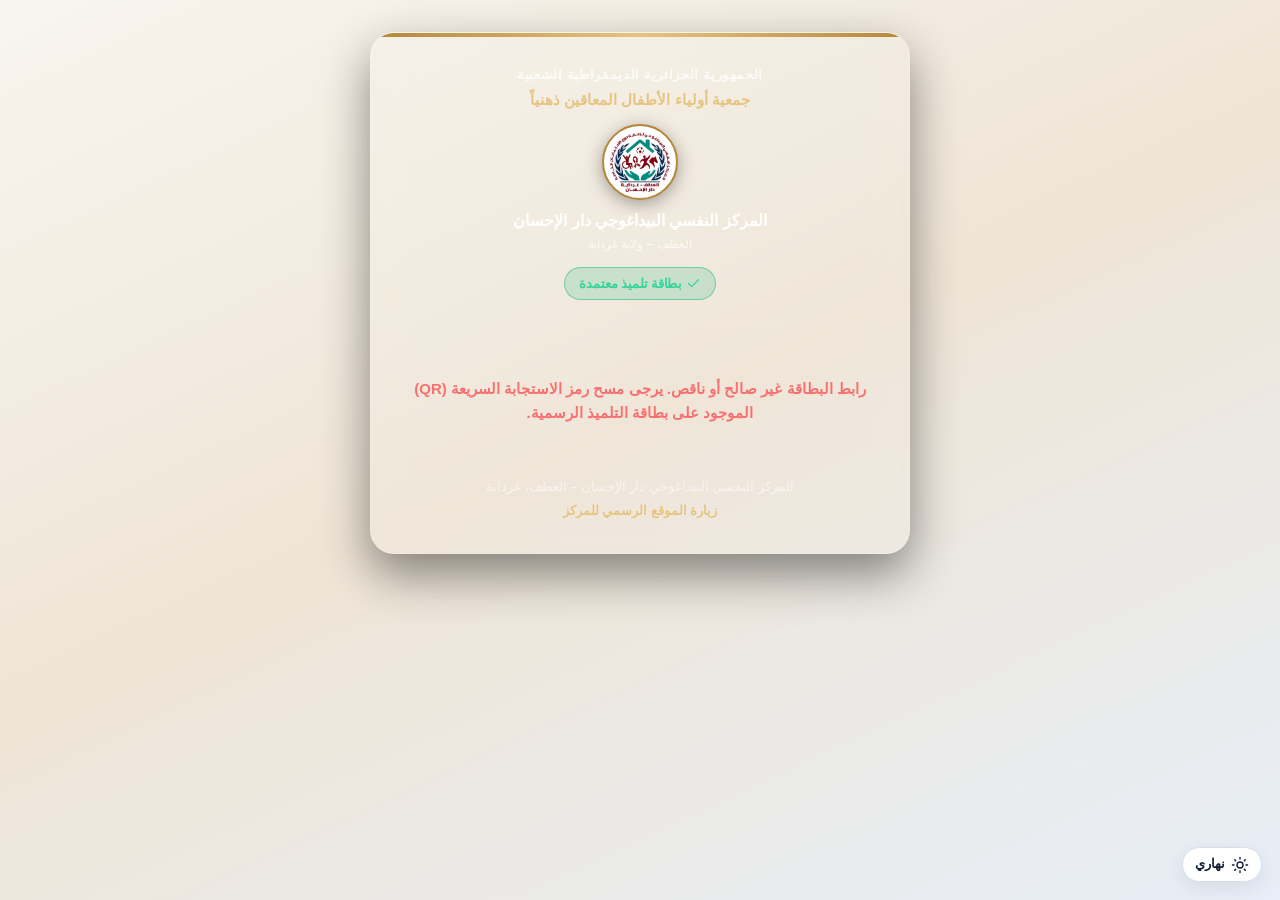
<file: qr.html>
<!DOCTYPE html>
<html lang="ar" dir="rtl">
<head>
  <script src="theme-switcher.js?v=20261121_v18"></script>
<meta charset="utf-8">
<meta name="viewport" content="width=device-width, initial-scale=1, viewport-fit=cover">
<meta name="robots" content="noindex,nofollow,noarchive">
<meta name="referrer" content="no-referrer">
<meta http-equiv="Content-Security-Policy" content="default-src 'none'; script-src 'self'; style-src 'self' https://fonts.googleapis.com; font-src https://fonts.gstatic.com; img-src 'self' data: blob: https://*.supabase.co; connect-src 'self' https://qgjddtylriqdwvpihvmi.supabase.co https://*.supabase.co; base-uri 'none'; form-action 'none'; object-src 'none'; manifest-src 'self'">
<title>التحقق من بطاقة التلميذ – دار الإحسان</title>
<link rel="icon" href="logo.png">
<link rel="preconnect" href="https://fonts.googleapis.com"><link rel="preconnect" href="https://fonts.gstatic.com" crossorigin>
<link href="https://fonts.googleapis.com/css2?family=IBM+Plex+Sans+Arabic:wght@400;500;600;700&display=swap" rel="stylesheet">
<link rel="stylesheet" href="portal.css?v=20261121">
<link rel="stylesheet" href="qr.css?v=20261121">
<link rel="stylesheet" href="icons.css?v=20261121">
<link rel="manifest" href="manifest.webmanifest">
<meta name="theme-color" content="#0C2D55">
<meta name="mobile-web-app-capable" content="yes">
<meta name="apple-mobile-web-app-capable" content="yes">
<meta name="apple-mobile-web-app-status-bar-style" content="default">
<meta name="apple-mobile-web-app-title" content="دار الإحسان">
<link rel="apple-touch-icon" href="apple-touch-icon.png">
<link rel="stylesheet" href="pwa.css?v=20261121">
<script src="pwa.js" defer></script>
  <link href="https://fonts.googleapis.com/css2?family=IBM+Plex+Sans+Arabic:wght@400;500;600;700&family=Inter:wght@400;500;600;700&family=Tajawal:wght@400;500;700;800&display=swap" rel="stylesheet">
  <link rel="stylesheet" href="crystal-blue-glass.css?v=20261121_v18">
  <link rel="stylesheet" href="dar-ihsan-glass.css?v=20261124">
</head>
<body class="qr-page">

<main class="qr-box" id="cardBox" role="main">
  <div class="qr-header">
    <div class="republic">الجمهورية الجزائرية الديمقراطية الشعبية</div>
    <div class="assoc">جمعية أولياء الأطفال المعاقين ذهنياً</div>
    <img src="logo-sq.png" alt="شعار دار الإحسان" class="qr-logo">
    <div class="qr-center">المركز النفسي البيداغوجي دار الإحسان<br><small>العطف – ولاية غرداية</small></div>
    <div class="qr-status-tag">
      <span>✓ بطاقة تلميذ معتمدة</span>
    </div>
  </div>

  <div id="loading" class="qr-loading">جارٍ التحقق من بيانات التلميذ…</div>
  <div id="errorState" class="qr-error" hidden></div>

  <div id="studentData" hidden>
    <p class="qr-note">هذه معلومات التحقق العامة من البطاقة فقط. المعلومات الكاملة متاحة لولي التلميذ بعد تسجيل الدخول.</p>
    <div class="qr-field">
      <span class="qr-field-label">رقم المنخرط:</span>
      <span class="qr-field-val qr-num" id="f_num">—</span>
    </div>
    <div class="qr-field">
      <span class="qr-field-label">اسم ولقب التلميذ(ة):</span>
      <span class="qr-field-val" id="f_name">—</span>
    </div>
    <div class="qr-field">
      <span class="qr-field-label">المركز:</span>
      <span class="qr-field-val" id="f_center">—</span>
    </div>
<div class="qr-field">
      <span class="qr-field-label">الفترة:</span>
      <span class="qr-field-val" id="f_period">السنة التربوية 2026–2027</span>
    </div>

    <div class="qr-claim">
      <p>أنت ولي أمر هذا التلميذ؟<br>سجّل الدخول باسم المستخدم وكلمة المرور التي سلّمتها لك الإدارة لمتابعة ملف طفلك (لا يظهر لك إلا ابنك).</p>
<a href="../Parents-main/parent.html" class="btn-gold" id="btnClaim">الدخول إلى فضاء الأولياء</a>
    </div>
  </div>

  <div class="qr-footer">
    المركز النفسي البيداغوجي دار الإحسان – العطف، غرداية<br>
    <a href="site.html">زيارة الموقع الرسمي للمركز</a>
  </div>
</main>

<script src="cms-config.js?v=20261121"></script>
<script src="centers.js?v=20261121"></script>
<script src="de-core.js?v=20261121"></script>
<script src="fr-names.js?v=20261121"></script>
<script src="username.js?v=20261121"></script>
<script src="icons.js?v=20261121"></script>
<script src="qr.js?v=20261121"></script>
</body>
</html>
</file>
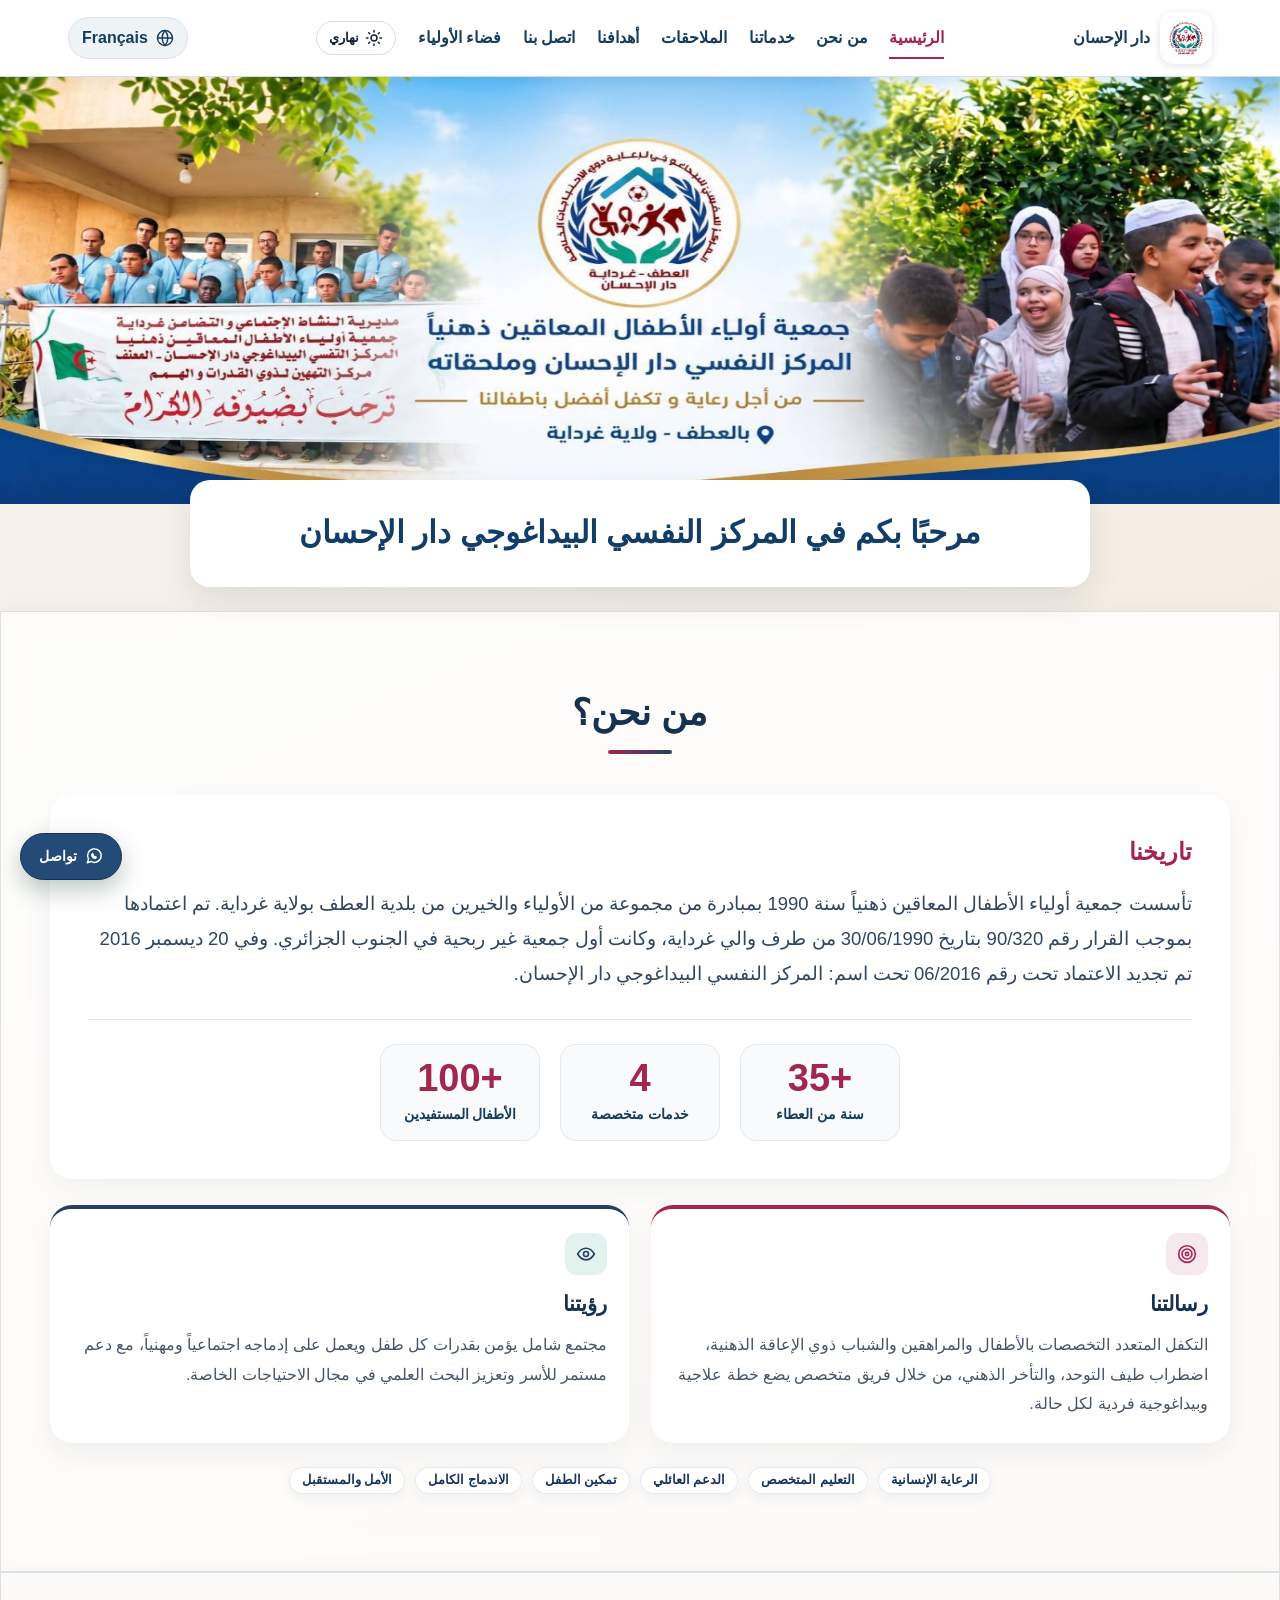
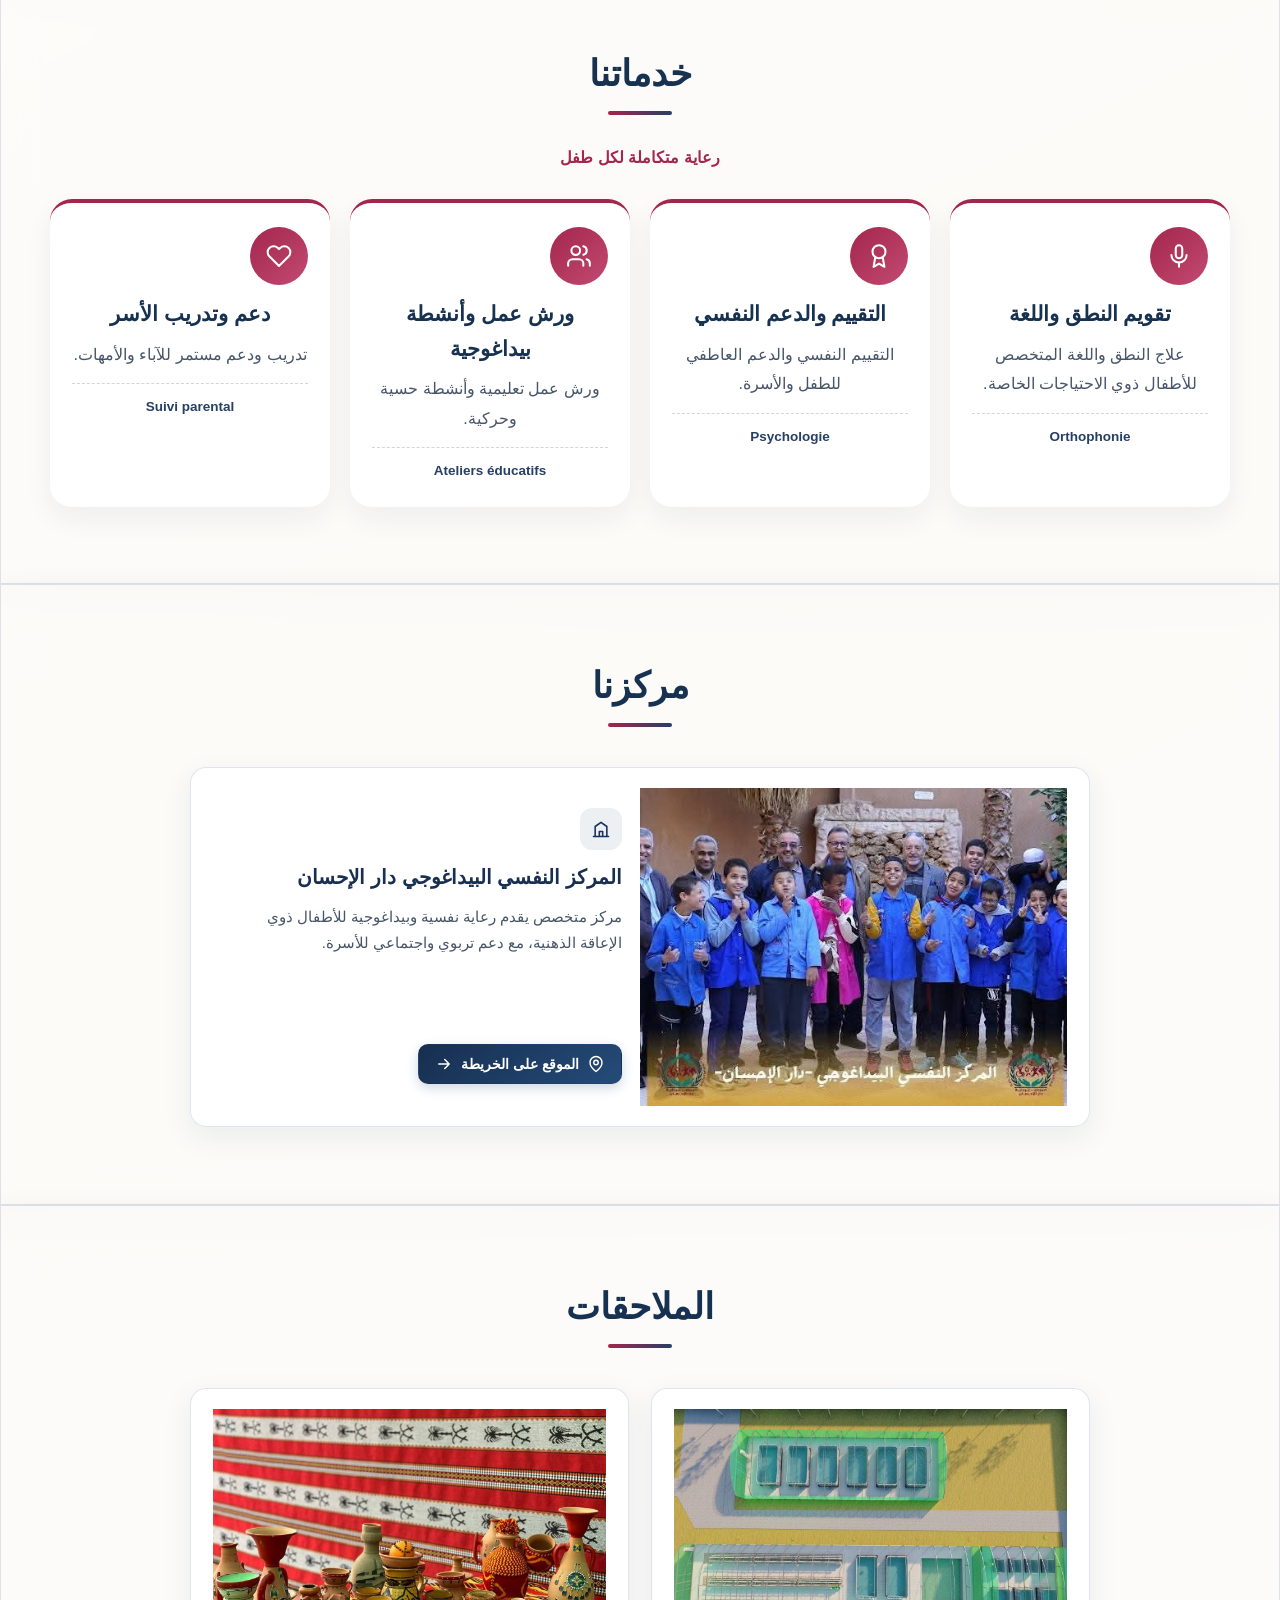
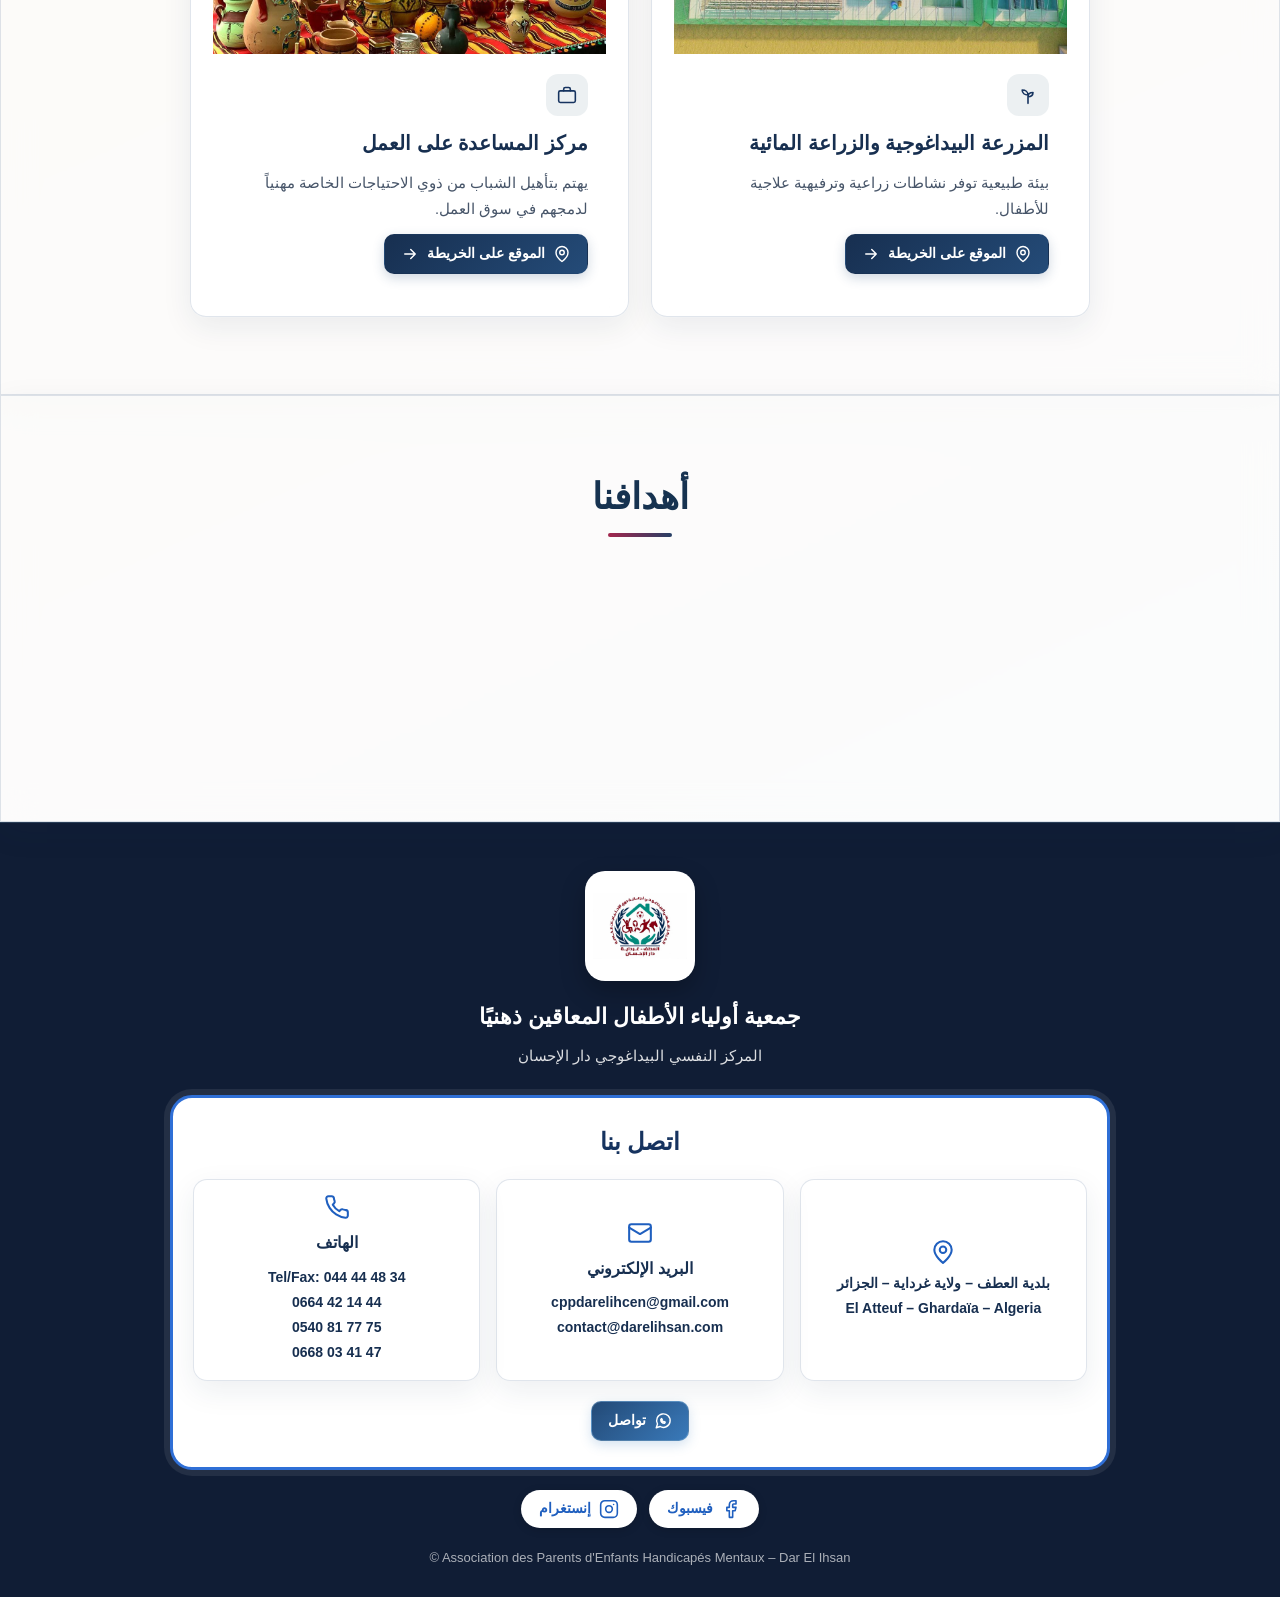
<file: site.html>
<!DOCTYPE html>
<html lang="ar" dir="rtl">
<head>
  <script src="theme-switcher.js?v=20261121_v18"></script>
<meta charset="utf-8">
<meta name="viewport" content="width=device-width, initial-scale=1, viewport-fit=cover">
<title>جمعية أولياء الأطفال المعاقين ذهنيًا – دار الإحسان</title>
<meta name="description" content="جمعية أولياء الأطفال المعاقين ذهنيًا – المركز النفسي البيداغوجي دار الإحسان، العطف، غرداية، الجزائر">
<!-- أكواد Open Graph لمشاركة الرابط بشكل احترافي -->
<meta property="og:title" content="جمعية أولياء الأطفال المعاقين ذهنيًا – دار الإحسان">
<meta property="og:description" content="من أجل رعاية وتكفل أفضل بأطفالنا. المركز النفسي البيداغوجي دار الإحسان بالعطف.">
<meta property="og:image" content="logo.png">
<meta property="og:type" content="website">

<link rel="icon" href="logo.png">
<link rel="preconnect" href="https://fonts.googleapis.com"><link rel="preconnect" href="https://fonts.gstatic.com" crossorigin>
<link href="https://fonts.googleapis.com/css2?family=IBM+Plex+Sans+Arabic:wght@400;500;600;700&display=swap" rel="stylesheet">
<meta http-equiv="Content-Security-Policy" content="default-src 'self'; script-src 'self'; style-src 'self' 'unsafe-inline' https://fonts.googleapis.com; font-src https://fonts.gstatic.com; img-src 'self' data: https://*.supabase.co; media-src 'self' https://*.supabase.co; connect-src 'self' https://qgjddtylriqdwvpihvmi.supabase.co https://*.supabase.co; frame-src https://www.youtube-nocookie.com https://player.vimeo.com; object-src 'none'; base-uri 'none'; form-action 'none'; manifest-src 'self'">
<meta name="referrer" content="strict-origin-when-cross-origin">
<link rel="stylesheet" href="style.css?v=20261121">
<link rel="stylesheet" href="cms.css?v=20261121">
<link rel="manifest" href="manifest.webmanifest">
<meta name="theme-color" content="#0C2D55">
<meta name="mobile-web-app-capable" content="yes">
<meta name="apple-mobile-web-app-capable" content="yes">
<meta name="apple-mobile-web-app-status-bar-style" content="default">
<meta name="apple-mobile-web-app-title" content="دار الإحسان">
<link rel="apple-touch-icon" href="apple-touch-icon.png">
<link rel="stylesheet" href="pwa.css?v=20261121">
<script src="pwa.js" defer></script>
  <link href="https://fonts.googleapis.com/css2?family=IBM+Plex+Sans+Arabic:wght@400;500;600;700&family=Inter:wght@400;500;600;700&family=Tajawal:wght@400;500;700;800&display=swap" rel="stylesheet">
  <link rel="stylesheet" href="crystal-blue-glass.css?v=20261121_v18">
  <link rel="stylesheet" href="dar-ihsan-glass.css?v=20261124">
</head>
<body>
<svg width="0" height="0" style="position:absolute" aria-hidden="true">
<symbol id="i-phone" viewBox="0 0 24 24"><path d="M22 16.9v3a2 2 0 0 1-2.2 2 19.8 19.8 0 0 1-8.6-3.1 19.5 19.5 0 0 1-6-6A19.8 19.8 0 0 1 2.1 4.2 2 2 0 0 1 4.1 2h3a2 2 0 0 1 2 1.7c.1 1 .4 1.9.7 2.8a2 2 0 0 1-.5 2.1L8.1 9.9a16 16 0 0 0 6 6l1.3-1.3a2 2 0 0 1 2.1-.4c.9.3 1.8.6 2.8.7a2 2 0 0 1 1.7 2z"/></symbol>
<symbol id="i-wa" viewBox="0 0 24 24"><path d="M3 21l1.7-5A9 9 0 1 1 8 19.3z"/><path d="M9 10c0 3 2 5 5 5l1-1.5-2-1-1 .7a3 3 0 0 1-1.5-1.5l.7-1-1-2z"/></symbol>
<symbol id="i-mail" viewBox="0 0 24 24"><rect x="2" y="4" width="20" height="16" rx="2"/><path d="m22 7-10 6L2 7"/></symbol>
<symbol id="i-fb" viewBox="0 0 24 24"><path d="M18 2h-3a5 5 0 0 0-5 5v3H7v4h3v8h4v-8h3l1-4h-4V7a1 1 0 0 1 1-1h3z"/></symbol>
<symbol id="i-ig" viewBox="0 0 24 24"><rect x="2" y="2" width="20" height="20" rx="5"/><circle cx="12" cy="12" r="4"/><path d="M17.5 6.5h.01"/></symbol>
<symbol id="i-pin" viewBox="0 0 24 24"><path d="M20 10c0 6-8 12-8 12S4 16 4 10a8 8 0 0 1 16 0z"/><circle cx="12" cy="10" r="3"/></symbol>
<symbol id="i-globe" viewBox="0 0 24 24"><circle cx="12" cy="12" r="10"/><path d="M2 12h20M12 2a15 15 0 0 1 0 20 15 15 0 0 1 0-20z"/></symbol>
<symbol id="i-arrow" viewBox="0 0 24 24"><path d="M5 12h14M13 6l6 6-6 6"/></symbol>
<symbol id="i-center" viewBox="0 0 24 24"><path d="M3 21h18M5 21V9l7-5 7 5v12M10 21v-6h4v6"/></symbol>
<symbol id="i-work" viewBox="0 0 24 24"><rect x="2" y="7" width="20" height="14" rx="2"/><path d="M16 7V5a2 2 0 0 0-2-2h-4a2 2 0 0 0-2 2v2"/></symbol>
<symbol id="i-farm" viewBox="0 0 24 24"><path d="M12 22V12M12 12c0-4-3-6-7-6 0 4 3 6 7 6zM12 14c0-3 2-5 6-5 0 3-2 5-6 5z"/></symbol>
<symbol id="i-fish" viewBox="0 0 24 24"><path d="M2 12c3-5 9-6 13-3l3 3-3 3c-4 3-10 2-13-3zM18 12l4-3v6z"/></symbol>
<symbol id="i-heart" viewBox="0 0 24 24"><path d="M20.84 4.61a5.5 5.5 0 0 0-7.78 0L12 5.67l-1.06-1.06a5.5 5.5 0 0 0-7.78 7.78l1.06 1.06L12 21.23l7.78-7.78 1.06-1.06a5.5 5.5 0 0 0 0-7.78z"/></symbol>
<symbol id="i-mic" viewBox="0 0 24 24"><rect x="9" y="2" width="6" height="12" rx="3"/><path d="M5 11a7 7 0 0 0 14 0M12 18v4"/></symbol>
<symbol id="i-award" viewBox="0 0 24 24"><circle cx="12" cy="8" r="6"/><path d="M15.5 13.5 17 22l-5-3-5 3 1.5-8.5"/></symbol>
<symbol id="i-users" viewBox="0 0 24 24"><circle cx="9" cy="7" r="4"/><path d="M2 21v-2a4 4 0 0 1 4-4h6a4 4 0 0 1 4 4v2M16 3.1a4 4 0 0 1 0 7.8M22 21v-2a4 4 0 0 0-3-3.9"/></symbol>
<symbol id="i-eye" viewBox="0 0 24 24"><path d="M2 12s4-7 10-7 10 7 10 7-4 7-10 7S2 12 2 12z"/><circle cx="12" cy="12" r="3"/></symbol>
<symbol id="i-target" viewBox="0 0 24 24"><circle cx="12" cy="12" r="10"/><circle cx="12" cy="12" r="6"/><circle cx="12" cy="12" r="2"/></symbol>
<symbol id="i-check" viewBox="0 0 24 24"><path d="M20 6 9 17l-5-5"/></symbol>
</svg>

<header class="hd">
  <div class="wrap hd-in">
    <a class="brand" href="#home" aria-label="دار الإحسان">
      <img src="logo-sq.png" alt="Dar El Ihsan">
      <span data-i18n="brand">دار الإحسان</span>
    </a>

    <nav class="main-nav" aria-label="القائمة الرئيسية">
      <a href="#home" class="active" data-i18n="navHome"></a>
      <a href="#about" data-i18n="navAbout"></a>
      <a href="#services" data-i18n="navServices"></a>
      <a href="#annexes" data-i18n="navAnnexes"></a>
      <a href="#goals" data-i18n="navGoals"></a>
      <a href="#contact" data-i18n="navContact"></a>
      <a href="../Parents-main/parent.html" data-i18n="navParent">فضاء الأولياء</a>
    </nav>

    <button id="lang" class="lang" type="button" aria-label="Switch language">
      <i data-i="globe"></i>
      <span id="langTxt">Français</span>
    </button>

    <button class="nav-toggle" type="button" aria-label="فتح القائمة" aria-expanded="false">
      <span></span><span></span><span></span>
    </button>
  </div>
</header>

<main>
  <section id="home" class="hero hero-cover" aria-label="Background image"></section>

  <div class="welcome-card-wrap">
    <div class="welcome-card">
      <h1 class="welcome-title" data-i18n="heroTitle">مرحبًا بكم في المركز النفسي البيداغوجي دار الإحسان</h1>
    </div>
  </div>

  <section id="about" class="sec">
    <div class="wrap">
      <h2 data-i18n="aboutTitle">من نحن؟</h2>
      <div class="about-content hist">
        <h3 class="sub" data-i18n="histTitle">تاريخنا</h3>
        <p data-i18n="histText">تأسست جمعية أولياء الأطفال المعاقين ذهنياً سنة 1990 بمبادرة من مجموعة من الأولياء والخيرين من بلدية العطف بولاية غرداية. تم اعتمادها بموجب القرار رقم 90/320 بتاريخ 30/06/1990 من طرف والي غرداية، وكانت أول جمعية غير ربحية في الجنوب الجزائري. وفي 20 ديسمبر 2016 تم تجديد الاعتماد تحت رقم 06/2016 تحت اسم: المركز النفسي البيداغوجي دار الإحسان.</p>
        <div class="stats-row">
          <div class="stat-box"><span class="stat-num" data-i18n="statYearsValue">+35</span><span class="stat-txt" data-i18n="statYears">سنة من العطاء</span></div>
          <div class="stat-box"><span class="stat-num" data-i18n="statServicesValue">4</span><span class="stat-txt" data-i18n="statServices">خدمات متخصصة</span></div>
          <div class="stat-box"><span class="stat-num" data-i18n="statBeneficiariesValue">+100</span><span class="stat-txt" data-i18n="statBeneficiaries">الأطفال المستفيدين</span></div>
        </div>
      </div>
      <div class="mv">
        <article class="mvc reveal"><span class="ic"><i data-i="target"></i></span><h3 data-i18n="missionTitle">رسالتنا</h3><p data-i18n="missionText">التكفل المتعدد التخصصات بالأطفال والمراهقين والشباب ذوي الإعاقة الذهنية، اضطراب طيف التوحد، والتأخر الذهني، من خلال فريق متخصص يضع خطة علاجية وبيداغوجية فردية لكل حالة.</p></article>
        <article class="mvc vis reveal"><span class="ic"><i data-i="eye"></i></span><h3 data-i18n="visionTitle">رؤيتنا</h3><p data-i18n="visionText">مجتمع شامل يؤمن بقدرات كل طفل ويعمل على إدماجه اجتماعياً ومهنياً، مع دعم مستمر للأسر وتعزيز البحث العلمي في مجال الاحتياجات الخاصة.</p></article>
      </div>
      <div class="chips reveal"><span class="chip"><span data-i18n="v1">الرعاية الإنسانية</span></span><span class="chip"><span data-i18n="v2">التعليم المتخصص</span></span><span class="chip"><span data-i18n="v3">الدعم العائلي</span></span><span class="chip"><span data-i18n="v4">تمكين الطفل</span></span><span class="chip"><span data-i18n="v5">الاندماج الكامل</span></span><span class="chip"><span data-i18n="v6">الأمل والمستقبل</span></span></div>
    </div>
  </section>

  <section id="services" class="sec alt">
    <div class="wrap">
      <h2 data-i18n="servicesTitle">خدماتنا</h2>
      <p class="lead" data-i18n="servicesSub">رعاية متكاملة لكل طفل</p>
      <div class="svcs"><article class="svc reveal"><span class="ic"><i data-i="mic"></i></span><h3 data-i18n="s1a">تقويم النطق واللغة</h3><p data-i18n="s1d">علاج النطق واللغة المتخصص للأطفال ذوي الاحتياجات الخاصة.</p><span class="fr" dir="ltr" data-i18n="s1n">Orthophonie</span></article><article class="svc reveal"><span class="ic"><i data-i="award"></i></span><h3 data-i18n="s2a">التقييم والدعم النفسي</h3><p data-i18n="s2d">التقييم النفسي والدعم العاطفي للطفل والأسرة.</p><span class="fr" dir="ltr" data-i18n="s2n">Psychologie</span></article><article class="svc reveal"><span class="ic"><i data-i="users"></i></span><h3 data-i18n="s3a">ورش عمل وأنشطة بيداغوجية</h3><p data-i18n="s3d">ورش عمل تعليمية وأنشطة حسية وحركية.</p><span class="fr" dir="ltr" data-i18n="s3n">Ateliers éducatifs</span></article><article class="svc reveal"><span class="ic"><i data-i="heart"></i></span><h3 data-i18n="s4a">دعم وتدريب الأسر</h3><p data-i18n="s4d">تدريب ودعم مستمر للآباء والأمهات.</p><span class="fr" dir="ltr" data-i18n="s4n">Suivi parental</span></article></div>
    </div>
  </section>

  <section id="center" class="sec">
    <div class="wrap">
      <h2 data-i18n="centerTitle"></h2>
      <article class="card center-card reveal">
        <div class="ph"><img src="main-center.jpg" data-cms-img="center" alt="" loading="lazy"></div>
        <div class="body">
          <span class="ic"><i data-i="center"></i></span>
          <h3 data-i18n="cn"></h3>
          <p data-i18n="cd"></p>
          <a class="btn" href="https://maps.app.goo.gl/t6nTLCWQ8NMMDG4A9" data-cms-link="mapCenter" target="_blank" rel="noopener"><i data-i="pin"></i><span data-i18n="map"></span><i data-i="arrow" class="arr"></i></a>
        </div>
      </article>
    </div>
  </section>

  <section id="annexes" class="sec alt">
    <div class="wrap">
      <h2 data-i18n="annexTitle">الملاحقات</h2>
      <div class="grid two"><article class="card reveal"><div class="ph"><img src="farm-hydroponic.jpg" data-cms-img="farm" alt="" loading="lazy"></div><div class="body"><span class="ic"><i data-i="farm"></i></span><h3 data-i18n="nA1n"></h3><p data-i18n="nA1d"></p><a class="btn" href="https://maps.app.goo.gl/vLLZMdjQfvt87oHr9" data-cms-link="mapFarm" target="_blank" rel="noopener"><i data-i="pin"></i><span data-i18n="map">الموقع على الخريطة</span><i data-i="arrow" class="arr"></i></a></div></article><article class="card reveal"><div class="ph"><img src="work-center.jpg" data-cms-img="work" alt="" loading="lazy"></div><div class="body"><span class="ic"><i data-i="work"></i></span><h3 data-i18n="nA2n"></h3><p data-i18n="nA2d"></p><a class="btn" href="https://maps.app.goo.gl/H6kUhztG2EW298kaA" data-cms-link="mapWork" target="_blank" rel="noopener"><i data-i="pin"></i><span data-i18n="map">الموقع على الخريطة</span><i data-i="arrow" class="arr"></i></a></div></article></div>
    </div>
  </section>

  <section id="goals" class="sec">
    <div class="wrap">
      <h2 data-i18n="goalsTitle">أهدافنا</h2>
      <ul class="goals"><li class="reveal"><i data-i="check"></i><span data-i18n="g1">التدخل المبكر لحفظ استقلالية الطفل</span></li><li class="reveal"><i data-i="check"></i><span data-i18n="g2">إعادة التأهيل والإدماج الاجتماعي والمهني</span></li><li class="reveal"><i data-i="check"></i><span data-i18n="g3">تشجيع البحث العلمي المتخصص</span></li><li class="reveal"><i data-i="check"></i><span data-i18n="g4">توفير تكوين مستمر للفريق</span></li><li class="reveal"><i data-i="check"></i><span data-i18n="g5">التكفل المتعدد التخصصات للحالات</span></li><li class="reveal"><i data-i="check"></i><span data-i18n="g6">تنمية القدرات الفطرية والمكتسبة</span></li><li class="reveal"><i data-i="check"></i><span data-i18n="g7">دعم الأسر وتوعية المجتمع</span></li><li class="reveal"><i data-i="check"></i><span data-i18n="g8">بناء شراكات فعالة مع المؤسسات</span></li></ul>
    </div>
  </section>


  </main>

<a class="fab" href="https://wa.me/213668034147" data-cms-wa="whatsapp" target="_blank" rel="noopener" aria-label="WhatsApp">
  <i data-i="wa"></i><span data-i18n="waText">واتساب</span>
</a>

<footer>
  <div class="wrap">
    <img class="flogo" src="logo-sq.png" alt="Dar El Ihsan">
    <p class="f1" data-i18n="f1"></p>
    <p data-i18n="f2"></p>
    <div id="contact" class="fbox">
      <h3 data-i18n="contactTitle"></h3>
      <div class="fgrid">
        <div class="fi"><i data-i="pin"></i><p><span data-cms="addrAr">بلدية العطف – ولاية غرداية – الجزائر</span><br><span dir="ltr" data-cms="addrFr">El Atteuf – Ghardaïa – Algeria</span></p></div>
        <div class="fi"><i data-i="mail"></i><h4 data-i18n="mailT"></h4><p dir="ltr"><a href="mailto:cppdarelihcen@gmail.com" data-cms-mail="email1">cppdarelihcen@gmail.com</a><br><a href="mailto:contact@darelihsan.com" data-cms-mail="email2">contact@darelihsan.com</a></p></div>
        <div class="fi"><i data-i="phone"></i><h4 data-i18n="phoneT"></h4><p dir="ltr">Tel/Fax: <a href="tel:044444834" data-cms-tel="phone1">044 44 48 34</a><br><a href="tel:0664421444" data-cms-tel="phone2">0664 42 14 44</a><br><a href="tel:0540817775" data-cms-tel="phone3">0540 81 77 75</a><br><a href="tel:0668034147" data-cms-tel="phone4">0668 03 41 47</a></p></div>
      </div>
      <a class="btn gold" href="https://wa.me/213668034147" data-cms-wa="whatsapp" target="_blank" rel="noopener"><i data-i="wa"></i><span data-i18n="waText"></span></a>
    </div>
    <div class="fs">
      <a href="https://www.facebook.com/apehme" data-cms-link="facebook" target="_blank" rel="noopener"><i data-i="fb"></i><span data-i18n="fb"></span></a>
      <a href="https://www.instagram.com/cpp_1990" data-cms-link="instagram" target="_blank" rel="noopener"><i data-i="ig"></i><span data-i18n="ig"></span></a>
    </div>
    <p class="copy" dir="ltr">© Association des Parents d'Enfants Handicapés Mentaux – Dar El Ihsan</p>
  </div>
</footer>
<script src="i18n-data.js?v=20261121"></script>
<script src="cms-config.js?v=20261121"></script>
<script src="cms.js?v=20261121"></script>
<script src="script.js?v=20261121"></script>
</body>
</html>
</file>
<file: style.css>
@import url('https://fonts.googleapis.com/css2?family=IBM+Plex+Sans+Arabic:wght@400;500;600;700&display=swap');

:root {
  --nav-bg: rgba(255, 255, 255, 0.95);
  --nav-text: #153d5d;
  --nav-soft: #eef3f6;
  --gold: #a3264d;
  --green: #1f8a7a;
  --blue: #16335f;
  --cream: #f5efe8;
  --paper: #f9f5f1;
  --dark: #163250;
  --muted: #6b7787;
  --shadow: rgba(11, 33, 62, 0.14);
}

* {
  box-sizing: border-box;
}

html {
  scroll-behavior: smooth;
  scroll-padding-top: 86px;
  -webkit-tap-highlight-color: transparent;
}

body {
  margin: 0;
  overflow-x: hidden;
  max-width: 100vw;
  font: 400 16px/1.7 "Segoe UI", Tahoma, Arial, sans-serif;
  background: #f7f5f2;
  color: var(--dark);
  -webkit-font-smoothing: antialiased;
}

html[lang="ar"] body {
  font-family: "IBM Plex Sans Arabic", "Segoe UI", Tahoma, Arial, sans-serif;
}

html[lang="fr"] body {
  font-family: "Segoe UI", Tahoma, Arial, sans-serif;
}

img {
  display: block;
  max-width: 100%;
  height: auto;
}

a {
  color: inherit;
  text-decoration: none;
}

button,
input,
textarea,
select {
  font: inherit;
}

.wrap {
  width: min(1180px, calc(100% - 32px));
  margin-inline: auto;
}

.i {
  width: 20px;
  height: 20px;
  display: inline-block;
  vertical-align: middle;
  flex: none;
  fill: none;
  stroke: currentColor;
  stroke-width: 1.9;
  stroke-linecap: round;
  stroke-linejoin: round;
}

[data-i] {
  display: inline-flex;
  align-items: center;
  justify-content: center;
}

:focus-visible {
  outline: 2px solid var(--gold);
  outline-offset: 3px;
}

/* ===== الشريط العلوي (Header) ===== */
.hd {
  position: sticky;
  top: 0;
  z-index: 50;
  padding: 0;
  background: #ffffff;
  box-shadow: 0 2px 14px rgba(11, 33, 62, 0.08);
}

.hd-in {
  position: relative;
  display: flex;
  align-items: center;
  justify-content: space-between;
  gap: 16px;
  height: 76px;
  padding: 8px 18px;
}

.brand {
  display: inline-flex;
  align-items: center;
  gap: 10px;
  min-width: 0;
  color: var(--nav-text);
  font-weight: 800;
  font-size: 16px;
  white-space: nowrap;
}

.brand img {
  width: 52px;
  height: 52px;
  border-radius: 14px;
  object-fit: contain;
  background: #ffffff;
  box-shadow: 0 2px 8px rgba(11, 33, 62, 0.12);
}

.brand span {
  display: inline-block;
  max-width: 180px;
  overflow: hidden;
  text-overflow: ellipsis;
}

.main-nav {
  display: flex;
  align-items: center;
  justify-content: center;
  gap: clamp(12px, 1.7vw, 24px);
  flex: 1;
  font-weight: 700;
  color: var(--nav-text);
}

.main-nav a {
  position: relative;
  display: inline-flex;
  align-items: center;
  padding: 12px 0;
  transition: color 0.2s ease;
}

.main-nav a::after {
  content: "";
  position: absolute;
  left: 0;
  right: 0;
  bottom: 4px;
  height: 2px;
  background: var(--gold);
  transform: scaleX(0);
  transform-origin: center;
  transition: transform 0.2s ease;
}

.main-nav a:hover,
.main-nav a.active {
  color: var(--gold);
}

.main-nav a:hover::after,
.main-nav a.active::after {
  transform: scaleX(1);
}

.lang {
  display: inline-flex;
  align-items: center;
  justify-content: center;
  gap: 8px;
  min-width: 110px;
  padding: 8px 14px;
  border: 0;
  border-radius: 999px;
  background: var(--nav-soft);
  color: var(--nav-text);
  font-weight: 700;
  cursor: pointer;
  box-shadow: inset 0 0 0 1px rgba(19, 61, 93, 0.08);
  transition: background 0.2s ease;
}

.lang:hover {
  background: #e2ebf1;
}

.lang .i {
  width: 18px;
  height: 18px;
}

.nav-toggle {
  display: none;
  width: 44px;
  height: 44px;
  padding: 0;
  border: 0;
  border-radius: 12px;
  background: var(--nav-soft);
  align-items: center;
  justify-content: center;
  flex-direction: column;
  gap: 5px;
  cursor: pointer;
  box-shadow: inset 0 0 0 1px rgba(19, 61, 93, 0.08);
}

.nav-toggle span {
  display: block;
  width: 20px;
  height: 2.2px;
  border-radius: 2px;
  background: var(--nav-text);
  transition: transform 0.2s ease, opacity 0.2s ease;
}

.nav-toggle[aria-expanded="true"] span:nth-child(1) {
  transform: translateY(7.2px) rotate(45deg);
}
.nav-toggle[aria-expanded="true"] span:nth-child(2) {
  opacity: 0;
}
.nav-toggle[aria-expanded="true"] span:nth-child(3) {
  transform: translateY(-7.2px) rotate(-45deg);
}

/* ===== الواجهة الترحيبية (Hero & Welcome) ===== */
.hero-cover {
  display: block;
  width: 100%;
  max-width: 1632px;
  margin: 0 auto;
  min-height: 0;
  aspect-ratio: 3 / 1;
  background-image: url('cover.jpg?v=20261121');
  background-size: 100% 100%;
  background-position: center center;
  background-repeat: no-repeat;
  border: 0;
  outline: 0;
}

.welcome-card-wrap {
  position: relative;
  z-index: 2;
  width: 100%;
  margin-top: -24px;
  padding: 0 14px 24px;
}

.welcome-card {
  width: min(900px, 100%);
  margin: 0 auto;
  background: #ffffff;
  border: 0;
  border-radius: 20px;
  box-shadow: 0 12px 32px rgba(11, 33, 62, 0.10);
  padding: clamp(18px, 2.4vw, 32px) clamp(20px, 3.5vw, 44px);
}

.welcome-title {
  margin: 0;
  color: #123d68;
  font-family: "IBM Plex Sans Arabic", "Segoe UI", sans-serif;
  font-size: clamp(1.25rem, 2.4vw, 2.3rem);
  line-height: 1.5;
  font-weight: 800;
  text-align: center;
}

.welcome-title .word {
  display: inline-block;
  opacity: 0;
  transform: translateY(16px);
  filter: blur(6px);
  animation: wordRise 0.6s cubic-bezier(0.2, 0.7, 0.2, 1) forwards;
  animation-delay: calc(var(--i) * 0.12s + 0.1s);
}

@keyframes wordRise {
  0% {
    opacity: 0;
    transform: translateY(16px);
    filter: blur(6px);
  }
  100% {
    opacity: 1;
    transform: translateY(0);
    filter: blur(0);
  }
}

/* ===== الأقسام العامة (Sections) ===== */
.sec {
  padding: clamp(48px, 6vw, 84px) 0;
}

.sec.alt {
  background: linear-gradient(180deg, #f3f6fb, #faf3f6);
}

h2 {
  position: relative;
  margin: 0 0 24px;
  padding-bottom: 16px;
  text-align: center;
  color: var(--dark);
  font-size: clamp(24px, 3vw, 36px);
  line-height: 1.35;
}

h2::after {
  content: "";
  display: block;
  width: 64px;
  height: 4px;
  margin: 12px auto 0;
  border-radius: 4px;
  background: linear-gradient(90deg, var(--gold), var(--green));
}

.lead {
  margin: -10px 0 28px;
  text-align: center;
  color: var(--gold);
  font-weight: 700;
}

.sub {
  margin: 0 0 14px;
  color: var(--gold);
  font-size: clamp(19px, 2.2vw, 24px);
}

/* ===== قسم من نحن (About) ===== */
.about-content {
  background: #ffffff;
  border-radius: 22px;
  padding: clamp(20px, 3vw, 40px);
  box-shadow: 0 12px 30px rgba(11, 33, 62, 0.05);
}

.about-content p {
  margin: 0;
  color: #31465f;
  font-size: clamp(15.5px, 1.6vw, 18.5px);
  line-height: 1.9;
  text-align: center;
}

.hist p {
  text-align: start;
}

.hist .seat {
  display: flex;
  gap: 10px;
  align-items: flex-start;
  margin-top: 16px;
  padding: 12px 16px;
  border-radius: 14px;
  background: #f6f1f4;
  color: var(--muted);
  font-size: 15px;
  line-height: 1.8;
}

.hist .seat .i {
  color: var(--gold);
  margin-top: 4px;
}

.stats-row {
  display: flex;
  justify-content: center;
  flex-wrap: wrap;
  gap: 20px;
  margin-top: 28px;
  padding-top: 24px;
  border-top: 1px solid rgba(19, 61, 93, 0.12);
}

.stat-box {
  display: flex;
  flex-direction: column;
  align-items: center;
  gap: 6px;
  min-width: 160px;
  padding: 14px 18px;
  border-radius: 16px;
  background: #f8fafc;
  border: 1px solid rgba(19, 61, 93, 0.08);
}

.stat-num {
  color: var(--gold);
  font-size: clamp(26px, 3vw, 38px);
  font-weight: 800;
  line-height: 1;
}

.stat-txt {
  color: var(--nav-text);
  font-weight: 700;
  font-size: 14px;
}

.mv {
  display: grid;
  gap: 22px;
  margin-top: 26px;
}

@media (min-width: 760px) {
  .mv {
    grid-template-columns: 1fr 1fr;
  }
}

.mvc,
.svc,
.ci {
  background: #ffffff;
  border-radius: 22px;
  padding: 24px 22px;
  box-shadow: 0 12px 28px rgba(13, 38, 64, 0.06);
  border-top: 4px solid var(--gold);
  transition: transform 0.25s ease, box-shadow 0.25s ease;
}

.mvc.vis {
  border-top-color: var(--green);
}

.mvc h3,
.svc h3,
.ci h3 {
  margin: 12px 0 8px;
  color: var(--dark);
  font-size: clamp(17px, 1.8vw, 21px);
}

.mvc p,
.ci p,
.svc p {
  margin: 0;
  color: var(--muted);
  line-height: 1.85;
}

.mvc .ic {
  background: rgba(163, 38, 77, 0.1);
  color: var(--gold);
}

.mvc.vis .ic {
  background: rgba(31, 138, 122, 0.12);
  color: var(--green);
}

.chips {
  display: flex;
  flex-wrap: wrap;
  justify-content: center;
  gap: 10px;
  margin-top: 24px;
}

.chip {
  padding: 8px 16px;
  border-radius: 999px;
  background: #ffffff;
  color: var(--blue);
  font-weight: 700;
  font-size: 14px;
  box-shadow: 0 4px 14px rgba(13, 38, 64, 0.06);
  border: 1px solid rgba(22, 51, 95, 0.1);
}

/* ===== قسم الخدمات (Services) ===== */
.svcs {
  display: grid;
  gap: 20px;
  grid-template-columns: repeat(auto-fit, minmax(220px, 1fr));
}

.svc {
  text-align: center;
  display: flex;
  flex-direction: column;
  align-items: center;
}

.svc:hover,
.ci:hover,
.mvc:hover {
  transform: translateY(-4px);
  box-shadow: 0 18px 36px rgba(13, 38, 64, 0.10);
}

.svc .ic {
  width: 58px;
  height: 58px;
  border-radius: 50%;
  background: linear-gradient(135deg, var(--gold), #c24a72);
  color: #ffffff;
}

.svc .ic .i {
  width: 26px;
  height: 26px;
}

.svc .fr {
  margin-top: 14px;
  padding-top: 12px;
  border-top: 1px dashed rgba(22, 51, 95, 0.2);
  color: var(--green);
  font-weight: 700;
  font-size: 13.5px;
  width: 100%;
}

/* ===== قسم المراكز (Centers) ===== */
.grid {
  display: grid;
  gap: 22px;
}

@media (min-width: 700px) {
  .grid {
    grid-template-columns: repeat(2, minmax(0, 1fr));
  }
}

@media (min-width: 1024px) {
  .grid {
    grid-template-columns: repeat(3, minmax(0, 1fr));
  }
}

.grid.two {
  max-width: 900px;
  margin-inline: auto;
}

@media (min-width: 700px) {
  .grid.two {
    grid-template-columns: repeat(2, minmax(0, 1fr));
  }
}

.card {
  display: flex;
  flex-direction: column;
  overflow: hidden;
  border-radius: 20px;
  background: #ffffff;
  box-shadow: 0 12px 30px rgba(13, 38, 64, 0.06);
}

.ph {
  aspect-ratio: 16 / 10;
  overflow: hidden;
  background: #edf2f7;
}

.ph img {
  width: 100%;
  height: 100%;
  object-fit: cover;
  object-position: center;
}

.body {
  display: flex;
  flex-direction: column;
  gap: 12px;
  flex: 1;
  padding: 20px 18px 22px;
}

.ic {
  display: inline-flex;
  align-items: center;
  justify-content: center;
  gap: 6px;
  align-self: flex-start;
  width: 42px;
  height: 42px;
  border-radius: 12px;
  background: rgba(19, 61, 93, 0.08);
  color: var(--blue);
}

.body h3 {
  margin: 0;
  color: var(--dark);
  font-size: clamp(17px, 1.6vw, 21px);
  line-height: 1.45;
}

.body p {
  margin: 0;
  color: var(--muted);
  font-size: 14.5px;
  line-height: 1.8;
  flex: 1;
}

.center-card {
  max-width: 900px;
  margin-inline: auto;
}

@media (min-width: 760px) {
  .center-card {
    display: grid;
    grid-template-columns: 1fr 1fr;
  }
  .center-card .ph {
    aspect-ratio: auto;
    min-height: 100%;
  }
}

/* ===== الأزرار (Buttons) ===== */
.btn {
  display: inline-flex;
  align-items: center;
  justify-content: center;
  gap: 8px;
  align-self: flex-start;
  padding: 10px 18px;
  border-radius: 999px;
  background: var(--blue);
  color: #ffffff !important;
  font-weight: 700;
  font-size: 14px;
  border: 0;
  cursor: pointer;
  transition: filter 0.2s ease, transform 0.2s ease;
}

.btn.gold {
  background: var(--gold);
}

.btn:hover {
  filter: brightness(1.1);
  transform: translateY(-1px);
}

.btn .i,
.tile .i,
.lnk .i,
.fab .i,
.fs .i {
  width: 18px;
  height: 18px;
}

/* ===== قسم الأهداف (Goals) ===== */
.goals {
  list-style: none;
  margin: 0;
  padding: 0;
  display: grid;
  gap: 12px;
  grid-template-columns: repeat(auto-fit, minmax(280px, 1fr));
}

.goals li {
  display: flex;
  align-items: center;
  gap: 12px;
  padding: 14px 16px;
  border-radius: 14px;
  background: #ffffff;
  box-shadow: 0 6px 18px rgba(13, 38, 64, 0.05);
  font-weight: 600;
  color: #31465f;
  font-size: 15px;
}

.goals .i {
  flex: none;
  width: 28px;
  height: 28px;
  padding: 5px;
  border-radius: 50%;
  background: rgba(31, 138, 122, 0.14);
  color: var(--green);
}

/* ===== صندوق الاتصال والتذييل (Footer) ===== */
footer {
  background: linear-gradient(180deg, #112a4d, #0a1d38);
  color: rgba(255, 255, 255, 0.9);
  padding: 48px 0 28px;
  text-align: center;
}

.flogo {
  width: 110px;
  height: 110px;
  margin: 0 auto 16px;
  border-radius: 20px;
  object-fit: contain;
  padding: 8px;
  background: #ffffff;
  box-shadow: 0 10px 24px rgba(0, 0, 0, 0.25);
}

.f1 {
  margin: 0 0 6px;
  color: #ffffff;
  font-size: clamp(18px, 2vw, 22px);
  font-weight: 800;
}

footer p {
  margin: 0;
  line-height: 1.8;
  color: rgba(255, 255, 255, 0.85);
  font-size: 14.5px;
}

.ad {
  margin-top: 8px !important;
}

.fbox {
  max-width: 940px;
  margin: 26px auto 20px;
  padding: 24px 20px 26px;
  border: 3px solid #2f6fd6;
  border-radius: 22px;
  background: #ffffff;
  color: var(--dark);
  box-shadow: 0 0 0 6px rgba(255, 255, 255, 0.08);
}

.fbox h3 {
  margin: 0 0 18px;
  color: var(--blue);
  font-size: clamp(19px, 2.2vw, 24px);
  font-weight: 800;
}

.fgrid {
  display: grid;
  gap: 16px;
  grid-template-columns: repeat(auto-fit, minmax(220px, 1fr));
  margin-bottom: 20px;
}

.fi {
  display: flex;
  flex-direction: column;
  align-items: center;
  justify-content: center;
  gap: 6px;
  padding: 14px 12px;
  border-radius: 14px;
  background: #f3f6fb;
}

.fi .i {
  width: 26px;
  height: 26px;
  color: #1f5fbf;
}

.fi h4 {
  margin: 4px 0 2px;
  color: var(--dark);
  font-size: 16px;
  font-weight: 700;
}

.fi p {
  color: #4a5a70;
  font-size: 14px;
}

.fi a:hover {
  color: #1f5fbf;
  text-decoration: underline;
}

.fbox .btn {
  align-self: center;
  display: inline-flex;
}

.fs {
  display: flex;
  justify-content: center;
  gap: 12px;
  margin: 18px 0;
  flex-wrap: wrap;
}

.fs a {
  display: inline-flex;
  align-items: center;
  gap: 8px;
  padding: 8px 18px;
  border-radius: 999px;
  background: #ffffff;
  color: #1f5fbf;
  font-weight: 800;
  font-size: 13.5px;
  box-shadow: 0 2px 8px rgba(0, 0, 0, 0.15);
}

.fs a .i {
  width: 20px;
  height: 20px;
  color: #1f5fbf;
}

.copy {
  margin-top: 14px !important;
  font-size: 13px;
  color: rgba(255, 255, 255, 0.65);
}

/* زر واتساب العائم (FAB) */
.fab {
  position: fixed;
  inset-inline-end: 20px;
  bottom: 20px;
  z-index: 60;
  display: inline-flex;
  align-items: center;
  gap: 8px;
  padding: 11px 18px;
  border-radius: 999px;
  background: #27b35d;
  color: #ffffff;
  font-weight: 800;
  font-size: 14px;
  box-shadow: 0 10px 24px rgba(18, 60, 42, 0.28);
  transition: transform 0.2s ease, box-shadow 0.2s ease;
}

.fab:hover {
  transform: translateY(-2px) scale(1.02);
  box-shadow: 0 14px 28px rgba(18, 60, 42, 0.35);
}

/* الرسوم المتحركة والتمرير */
.js .reveal:not(.in) {
  opacity: 0;
  transform: translateY(18px);
}

.reveal {
  transition: opacity 0.6s ease, transform 0.6s ease;
}

/* =====================================================================
   قواعد التجاوب للأجهزة اللوحية (Tablets <= 900px)
   ===================================================================== */
@media (max-width: 900px) {
  .hd-in {
    position: relative;
    gap: 12px;
  }

  .nav-toggle {
    display: inline-flex;
  }

  .brand span {
    font-size: 15px;
    max-width: 140px;
  }

  .main-nav {
    position: absolute;
    top: calc(100% + 8px);
    inset-inline: 0;
    z-index: 100;
    display: none;
    flex-direction: column;
    align-items: stretch;
    gap: 4px;
    padding: 14px 16px;
    background: rgba(255, 255, 255, 0.98);
    backdrop-filter: blur(12px);
    -webkit-backdrop-filter: blur(12px);
    border-radius: 18px;
    box-shadow: 0 16px 36px rgba(11, 33, 62, 0.16);
    border: 1px solid rgba(19, 61, 93, 0.08);
  }

  .main-nav.open {
    display: flex;
  }

  .main-nav a {
    width: 100%;
    padding: 12px 14px;
    border-radius: 10px;
    font-size: 15px;
    font-weight: 700;
    color: var(--nav-text);
  }

  .main-nav a::after {
    display: none;
  }

  .main-nav a:hover,
  .main-nav a.active {
    background: rgba(19, 61, 93, 0.06);
    color: var(--gold);
  }

  .main-nav a[href="parent.html"] {
    background: #fdf5f8;
    color: var(--gold);
    border: 1px solid rgba(163, 38, 77, 0.2);
    margin-top: 4px;
    text-align: center;
    font-weight: 800;
  }
}

/* =====================================================================
   قواعد التجاوب للهواتف الذكية (Mobile Phones <= 640px)
   أبعاد دقيقة ومريحة للمستخدم دون قص أو تشويه للصور أو المحتوى
   ===================================================================== */
@media (max-width: 640px) {
  .hd-in {
    height: 64px;
    padding: 6px 12px;
  }

  .brand img {
    width: 42px;
    height: 42px;
    border-radius: 12px;
  }

  .brand span {
    font-size: 14px;
    max-width: 120px;
  }

  .lang {
    min-width: 84px;
    padding: 6px 10px;
    font-size: 12px;
  }

  /* أبعاد البانر الترحيبي على الهاتف: توازن ممتاز يبرز الصورة بوضوح */
  .hero-cover {
    width: 100%;
    min-height: 0;
    height: auto;
    max-height: none;
    aspect-ratio: 3 / 1;
    background-size: 100% 100%;
    background-position: center center;
    border-radius: 0 0 16px 16px;
  }

  .welcome-card-wrap {
    margin-top: -22px;
    padding: 0 12px 20px;
  }

  .welcome-card {
    padding: 18px 14px;
    border-radius: 16px;
  }

  .welcome-title {
    font-size: clamp(1.15rem, 5vw, 1.45rem);
    line-height: 1.5;
  }

  .sec {
    padding: 36px 0;
  }

  h2 {
    font-size: 24px;
    margin-bottom: 20px;
    padding-bottom: 12px;
  }

  h2::after {
    width: 48px;
    height: 3.5px;
    margin-top: 10px;
  }

  .about-content {
    padding: 20px 14px;
    border-radius: 16px;
  }

  .about-content p {
    font-size: 14.5px;
    line-height: 1.85;
    text-align: justify;
  }

  /* شريط الإحصائيات: 3 خانات متناسقة تعرض بدقة دون أي تجاوز للحواف */
  .stats-row {
    display: grid;
    grid-template-columns: repeat(3, 1fr);
    gap: 8px;
    margin-top: 20px;
    padding-top: 16px;
  }

  .stat-box {
    min-width: 0;
    padding: 10px 4px;
    text-align: center;
    border-radius: 12px;
  }

  .stat-num {
    font-size: 22px;
  }

  .stat-txt {
    font-size: 12px;
  }

  .mv {
    grid-template-columns: 1fr;
    gap: 14px;
    margin-top: 20px;
  }

  .mvc {
    padding: 18px 16px;
    border-radius: 16px;
  }

  .chips {
    gap: 8px;
    margin-top: 18px;
  }

  .chip {
    padding: 6px 12px;
    font-size: 12.5px;
  }

  .svcs {
    grid-template-columns: 1fr;
    gap: 14px;
  }

  .svc {
    padding: 20px 16px;
    border-radius: 16px;
  }

  .grid,
  .grid.two {
    grid-template-columns: 1fr;
    gap: 16px;
  }

  .card {
    border-radius: 16px;
  }

  .card .ph {
    aspect-ratio: 16 / 10;
  }

  .body {
    padding: 18px 14px 20px;
    gap: 10px;
  }

  .body h3 {
    font-size: 18px;
  }

  .body p {
    font-size: 14px;
    line-height: 1.75;
  }

  .goals {
    grid-template-columns: 1fr;
    gap: 10px;
  }

  .goals li {
    padding: 12px 14px;
    font-size: 14px;
    border-radius: 14px;
  }

  .fbox {
    margin: 20px auto 16px;
    padding: 20px 14px;
    border-radius: 18px;
    border-width: 2px;
  }

  .fgrid {
    grid-template-columns: 1fr;
    gap: 12px;
  }

  .fi {
    padding: 12px 10px;
    border-radius: 12px;
  }

  .flogo {
    width: 80px;
    height: 80px;
    border-radius: 16px;
  }

  .f1 {
    font-size: 18px;
  }

  .fs {
    gap: 8px;
  }

  .fs a {
    padding: 8px 14px;
    font-size: 12.5px;
  }

  .fab {
    inset-inline-end: 14px;
    bottom: 14px;
    padding: 10px 16px;
    font-size: 13.5px;
  }
}

@media (prefers-reduced-motion: reduce) {
  html {
    scroll-behavior: auto;
  }

  *,
  *::before,
  *::after {
    animation: none !important;
    transition: none !important;
  }

  .js .reveal:not(.in) {
    opacity: 1;
    transform: none;
  }

  .welcome-title .word {
    animation: none !important;
    opacity: 1 !important;
    transform: none !important;
    filter: none !important;
  }
}


/* ═══════════════════════════════════════════════════════════════════
   DAR EL IHSAN — PUBLIC SITE ENHANCEMENTS & REGISTRATION MODALS
   الألوان الرسمية المعتمدة: #102F50 الأزرق الداكن، #174D78 الأزرق الرئيسي، #C49A50 الذهبي
   ═══════════════════════════════════════════════════════════════════ */

.welcome-sub {
  margin: 8px 0 20px;
  color: #26364A;
  font-size: 1.05rem;
  font-weight: 500;
  text-align: center;
}

.welcome-cta-group {
  display: flex;
  justify-content: center;
  align-items: center;
  gap: 14px;
  flex-wrap: wrap;
  margin-top: 14px;
}

.btn-cta-gold {
  display: inline-flex;
  align-items: center;
  gap: 8px;
  background: linear-gradient(135deg, #C49A50, #E5C47F);
  color: #102F50;
  font-weight: 700;
  font-size: 1rem;
  padding: 12px 24px;
  border-radius: 999px;
  border: none;
  cursor: pointer;
  box-shadow: 0 4px 14px rgba(196, 154, 80, 0.35);
  transition: transform 0.2s, box-shadow 0.2s;
  text-decoration: none;
}
.btn-cta-gold:hover {
  transform: translateY(-2px);
  box-shadow: 0 6px 18px rgba(196, 154, 80, 0.45);
}

.btn-cta-light {
  display: inline-flex;
  align-items: center;
  gap: 8px;
  background: rgba(255, 255, 255, 0.9);
  color: #102F50;
  font-weight: 700;
  font-size: 1rem;
  padding: 12px 24px;
  border-radius: 999px;
  border: 1.5px solid #174D78;
  cursor: pointer;
  box-shadow: 0 4px 12px rgba(16, 47, 80, 0.08);
  transition: transform 0.2s, background 0.2s;
  text-decoration: none;
}
.btn-cta-light:hover {
  background: #EAF2FA;
  transform: translateY(-2px);
}

.btn-nav-reg {
  background: #C49A50;
  color: #102F50 !important;
  font-weight: 700;
  padding: 6px 14px;
  border-radius: 999px;
  margin: 0 4px;
}
.btn-nav-inq {
  border: 1px solid #174D78;
  padding: 5px 12px;
  border-radius: 999px;
  margin: 0 4px;
}

/* Modal Styling */
.public-modal-backdrop {
  position: fixed;
  inset: 0;
  background: rgba(16, 47, 80, 0.65);
  backdrop-filter: blur(8px);
  -webkit-backdrop-filter: blur(8px);
  display: flex;
  align-items: center;
  justify-content: center;
  padding: 16px;
  z-index: 99999;
}
.public-modal-backdrop[hidden] {
  display: none !important;
}

.public-modal-box {
  background: #FFFFFF;
  border: 1px solid rgba(255, 255, 255, 0.8);
  border-radius: 20px;
  box-shadow: 0 20px 40px rgba(16, 47, 80, 0.25);
  width: 100%;
  max-width: 680px;
  max-height: 90vh;
  overflow-y: auto;
  padding: 28px;
  direction: rtl;
  text-align: right;
  font-family: "IBM Plex Sans Arabic", sans-serif;
}

.public-modal-head {
  display: flex;
  justify-content: space-between;
  align-items: flex-start;
  border-bottom: 1px solid #E2E8F0;
  padding-bottom: 14px;
  margin-bottom: 18px;
}
.public-modal-head h2 {
  margin: 0;
  font-size: 1.35rem;
  color: #102F50;
}
.public-modal-head p {
  margin: 4px 0 0;
  font-size: 0.88rem;
  color: #64748B;
}
.btn-modal-close {
  background: #F1F5F9;
  border: none;
  font-size: 1.6rem;
  line-height: 1;
  width: 36px;
  height: 36px;
  border-radius: 50%;
  cursor: pointer;
  color: #475569;
}

.form-section-title {
  margin: 18px 0 10px;
  font-size: 1rem;
  color: #174D78;
  border-right: 4px solid #C49A50;
  padding-right: 8px;
}

.form-grid-2 {
  display: grid;
  grid-template-columns: repeat(auto-fit, minmax(260px, 1fr));
  gap: 12px;
}
.form-fld {
  display: flex;
  flex-direction: column;
  gap: 6px;
}
.form-fld.wide {
  grid-column: 1 / -1;
}
.form-fld span {
  font-size: 0.88rem;
  font-weight: 600;
  color: #26364A;
}
.form-fld em.req {
  color: #DC2626;
  font-style: normal;
}
.form-fld input, .form-fld select, .form-fld textarea {
  padding: 10px 14px;
  border: 1px solid #CBD5E1;
  border-radius: 10px;
  font-family: inherit;
  font-size: 0.95rem;
  color: #102F50;
  background: #F8FAFC;
  outline: none;
  transition: border-color 0.2s, background 0.2s;
}
.form-fld input:focus, .form-fld select:focus, .form-fld textarea:focus {
  border-color: #174D78;
  background: #FFFFFF;
}
.form-fld input.is-readonly {
  background: #EEF2F6;
  color: #174D78;
  font-weight: 700;
}

.honeypot-fld {
  display: none !important;
  visibility: hidden !important;
}

.privacy-consent-box {
  background: #F4F7FB;
  border: 1px solid #E2E8F0;
  border-radius: 12px;
  padding: 14px;
  margin-top: 16px;
}
.consent-label {
  display: flex;
  gap: 10px;
  align-items: flex-start;
  font-size: 0.88rem;
  color: #26364A;
  cursor: pointer;
}
.consent-label input {
  margin-top: 3px;
  accent-color: #174D78;
}
.privacy-note {
  margin: 8px 0 0 24px;
  font-size: 0.78rem;
  color: #64748B;
}

.modal-form-actions {
  display: flex;
  justify-content: flex-end;
  gap: 10px;
  margin-top: 20px;
}
.btn-cancel {
  background: #F1F5F9;
  border: none;
  padding: 10px 20px;
  border-radius: 10px;
  font-weight: 600;
  cursor: pointer;
  color: #475569;
}
.btn-submit-gold {
  background: #102F50;
  color: #FFFFFF;
  border: none;
  padding: 10px 24px;
  border-radius: 10px;
  font-weight: 700;
  cursor: pointer;
  transition: background 0.2s;
}
.btn-submit-gold:hover {
  background: #174D78;
}

.reg-success-card {
  text-align: center;
  padding: 24px 12px;
}
.success-icon-box {
  width: 64px;
  height: 64px;
  border-radius: 50%;
  background: #059669;
  color: #FFFFFF;
  display: flex;
  align-items: center;
  justify-content: center;
  font-size: 2rem;
  margin: 0 auto 16px;
}
.ref-code-box {
  background: #EAF2FA;
  border: 1.5px dashed #174D78;
  border-radius: 12px;
  padding: 14px;
  margin: 18px 0;
  display: flex;
  flex-direction: column;
  gap: 6px;
}
.ref-code-box strong {
  font-size: 1.4rem;
  color: #102F50;
  letter-spacing: 1px;
}
.form-alert {
  padding: 10px 14px;
  border-radius: 8px;
  margin-top: 12px;
  font-size: 0.88rem;
}
.form-alert.is-err {
  background: #FEF2F2;
  color: #DC2626;
  border: 1px solid #FCA5A5;
}


.cta-bottom-sec {
  background: #F4F7FB;
  padding: 40px 0;
  border-top: 1px solid #E2E8F0;
}
.cta-bottom-card {
  background: linear-gradient(135deg, #102F50, #174D78);
  border-radius: 20px;
  padding: 32px 36px;
  color: #FFFFFF;
  display: flex;
  justify-content: space-between;
  align-items: center;
  gap: 24px;
  flex-wrap: wrap;
  box-shadow: 0 10px 30px rgba(16, 47, 80, 0.15);
}
.cta-bottom-text {
  flex: 1;
  min-width: 280px;
}
.cta-bottom-title {
  margin: 0;
  font-size: 1.45rem;
  color: #FFFFFF;
}
.cta-bottom-sub {
  margin: 8px 0 0;
  font-size: 0.95rem;
  color: #EAF2FA;
  opacity: 0.95;
}
.cta-bottom-btns {
  display: flex;
  gap: 12px;
  flex-wrap: wrap;
}
</file>
<file: cms.css>
/* أنماط الأقسام المخصصة التي يضيفها المحتوى المنشور. لا يغيّر أي نمط موجود في style.css */

/* الأقسام المخصصة */
.cms-sec .cms-box{display:grid;gap:24px;align-items:start}
@media(min-width:860px){.cms-sec .cms-box.has-media{grid-template-columns:1fr 1fr}}
.cms-sec .cms-media{border-radius:18px;overflow:hidden;aspect-ratio:16/10;background:#0b1d33}
.cms-sec .cms-media img,.cms-sec .cms-media video,.cms-sec .cms-media iframe{display:block;width:100%;height:100%;object-fit:cover;border:0}
.cms-sec .cms-text p{margin:0 0 14px;white-space:pre-line;text-align:start}
.cms-sec .cms-text p:last-of-type{margin-bottom:0}
.cms-sec .cms-text .btn{margin-top:18px}
</file>
<file: pwa.css>
/* شريط تثبيت التطبيق + تحسينات اللمس للهاتف (أهداف لمس ≥ 44px، منع تكبير iOS عند الكتابة، مناطق آمنة) */
.pwa-bar{position:fixed;inset-inline:12px;bottom:max(12px,env(safe-area-inset-bottom));z-index:9999;display:flex;align-items:center;gap:10px;
  padding:10px 12px;border-radius:14px;background:#0C2D55;color:#fff;box-shadow:0 8px 28px rgba(0,0,0,.28);font:600 14px/1.4 IBM Plex Sans Arabic,system-ui,sans-serif}
.pwa-msg{flex:1}
.pwa-btn{min-height:44px;padding:0 18px;border:0;border-radius:10px;background:#E5C47F;color:#081B33;font:700 14px IBM Plex Sans Arabic,system-ui,sans-serif;cursor:pointer}
.pwa-x{min-width:44px;min-height:44px;border:0;background:transparent;color:#fff;font-size:24px;line-height:1;cursor:pointer}
@media (min-width:700px){.pwa-bar{inset-inline:auto 20px;max-width:420px}}

html{-webkit-text-size-adjust:100%;-webkit-tap-highlight-color:transparent}
a,button,summary,label,select{touch-action:manipulation}
@media (pointer:coarse){
  input,select,textarea{font-size:16px}
  .lang,.linkbtn,.linkbtn.small{min-height:44px}
  .fi p a{display:inline-flex;align-items:center;min-height:44px}
  .fs a{min-height:44px}
  .qr-card a,main a[href='index.html']{display:inline-flex;align-items:center;min-height:44px}
}
body{padding-inline:env(safe-area-inset-left) env(safe-area-inset-right)}

/* زر «تثبيت التطبيق» في لوحة الإدارة (الكمبيوتر) */
.install-btn { width: auto !important; padding-inline: 12px !important; gap: 6px; display: inline-flex; align-items: center; font-weight: 600; font-size: 13px; white-space: nowrap; }
.install-btn[hidden], .linkbtn[data-install][hidden] { display: none !important; }
</file>
<file: crystal-blue-glass.css>
/* ============================================================================
   DAR EL IHSAN — UNIFIED DESIGN SYSTEM (v18)
   1. LIGHT MODE (Default): Clean, crisp, high-contrast solid surfaces.
      Strictly NO Glassmorphism / NO backdrop-filter / NO transparent text.
   2. DARK GLASS MODE ([data-theme="dark"]): Refined Crystal Blue Glassmorphism
      with luminous frosted cards, soft depth, and crystal-clear light text.
   3. SMART A4 REPORTS & MOBILE TOUCH SCROLLING:
      Auto-height General Report, compact 1-page A4 Qualitative Report,
      natural touch scrolling on Android & iOS.
   ============================================================================ */

:root,
[data-theme="light"] {
  --ds-navy: #101D35;
  --ds-royal: #263F65;
  --ds-ice: #8CB9DC;
  --ds-mist: #DCEAF5;
  --ds-pearl: #F5F6F8;
  --ds-silver: #B8C2D0;

  --ds-bg: #F5F6F8;
  --ds-surface: #FFFFFF;
  --ds-surface-soft: #F8FAFC;
  --ds-border: #D5DFEC;
  --ds-text: #101D35;
  --ds-text-muted: #475569;
  --ds-sidebar-bg: #FFFFFF;
  --ds-sidebar-text: #101D35;
  --ds-sidebar-hover: #EAF2FA;
  --ds-sidebar-active-bg: #DCEAF5;
  --ds-sidebar-active-text: #101D35;
  --ds-shadow-sm: 0 2px 10px rgba(16, 29, 53, 0.05);
  --ds-shadow-md: 0 6px 20px rgba(16, 29, 53, 0.08);
  --ds-input-bg: #FFFFFF;
  --ds-input-text: #101D35;
  --ds-table-head-bg: #DCEAF5;
  --ds-table-head-text: #101D35;
  --ds-table-row-alt: #F8FAFC;

  /* Map legacy CSS variables safely (ZERO green) */
  --primary: #263F65;
  --primary-dark: #101D35;
  --primary-light: #8CB9DC;
  --accent: #263F65;
  --brand: #101D35;
  --brand-2: #263F65;
  --forest: #101D35;
  --forest-2: #263F65;
  --green: #263F65;
  --ok: #263F65;
  --success: #263F65;
  --bg: var(--ds-bg);
  --surface: var(--ds-surface);
  --text: var(--ds-text);
  --muted: var(--ds-text-muted);
  --border: var(--ds-border);
}

/* ══ DARK GLASS MODE (Glassmorphism ONLY in Dark Mode) ══ */
[data-theme="dark"] {
  --ds-bg: #0B1528;
  --ds-surface: rgba(19, 34, 61, 0.72);
  --ds-surface-soft: rgba(26, 46, 80, 0.62);
  --ds-border: rgba(140, 185, 220, 0.26);
  --ds-text: #F5F6F8;
  --ds-text-muted: #CBD5E1;
  --ds-sidebar-bg: rgba(13, 24, 46, 0.84);
  --ds-sidebar-text: #F1F5F9;
  --ds-sidebar-hover: rgba(140, 185, 220, 0.16);
  --ds-sidebar-active-bg: rgba(140, 185, 220, 0.24);
  --ds-sidebar-active-text: #FFFFFF;
  --ds-shadow-sm: 0 8px 24px rgba(0, 0, 0, 0.30);
  --ds-shadow-md: 0 14px 36px rgba(0, 0, 0, 0.42);
  --ds-input-bg: rgba(15, 27, 50, 0.90);
  --ds-input-text: #F8FAFC;
  --ds-table-head-bg: rgba(38, 63, 101, 0.75);
  --ds-table-head-text: #F8FAFC;
  --ds-table-row-alt: rgba(255, 255, 255, 0.03);

  --bg: var(--ds-bg);
  --surface: var(--ds-surface);
  --text: var(--ds-text);
  --muted: var(--ds-text-muted);
  --border: var(--ds-border);
}

/* ══ BASE TYPOGRAPHY & CANVAS ══ */
html, body {
  font-family: 'Tajawal', 'IBM Plex Sans Arabic', 'Inter', -apple-system, BlinkMacSystemFont, sans-serif;
  color: var(--ds-text);
  background: var(--ds-bg);
  overflow-x: clip;
  -webkit-font-smoothing: antialiased;
}

[data-theme="dark"] html,
html[data-theme="dark"],
html[data-theme="dark"] body {
  background:
    radial-gradient(circle at 14% 12%, rgba(56, 110, 178, 0.28) 0%, transparent 44%),
    radial-gradient(circle at 86% 20%, rgba(140, 185, 220, 0.16) 0%, transparent 42%),
    linear-gradient(155deg, #081020 0%, #101D35 55%, #0D192E 100%);
  background-attachment: fixed;
  color: var(--ds-text);
}

[dir="ltr"], .ltr, [lang="fr"], [lang="en"] {
  font-family: 'Inter', 'IBM Plex Sans Arabic', sans-serif;
}

/* ══ ZERO TRANSPARENT TEXT GUARANTEE ══ */
body, p, span, div, h1, h2, h3, h4, h5, h6, a, button, label, li, td, th, strong, small {
  -webkit-text-fill-color: currentColor;
}

/* ══ THEME TOGGLE BUTTON (SUN / MOON) ══ */
.de-theme-toggle-btn {
  display: inline-flex;
  align-items: center;
  gap: 6px;
  padding: 6px 12px;
  border-radius: 999px;
  border: 1.5px solid var(--ds-border);
  background: var(--ds-surface);
  color: var(--ds-text);
  font-family: inherit;
  font-size: 12.5px;
  font-weight: 700;
  cursor: pointer;
  transition: background 0.18s ease, border-color 0.18s ease, transform 0.15s ease;
  white-space: nowrap;
  flex-shrink: 0;
}
.de-theme-toggle-btn:hover {
  border-color: var(--ds-ice);
  background: var(--ds-sidebar-hover);
  transform: translateY(-1px);
}
.de-theme-toggle-btn.is-floating {
  position: fixed;
  bottom: 18px;
  inset-inline-start: 18px;
  z-index: 9990;
  box-shadow: var(--ds-shadow-md);
}
[data-theme="dark"] .de-theme-toggle-btn {
  background: rgba(24, 42, 74, 0.78);
  backdrop-filter: blur(10px);
  -webkit-backdrop-filter: blur(10px);
  color: #F5F6F8;
  border-color: rgba(140, 185, 220, 0.38);
}

/* ══ SIDEBAR & NAVIGATION (ROOT FIX FOR 64548.jpg INVISIBLE TEXT!) ══ */
aside,
#side,
.side,
#parentDrawer,
.pm-drawer {
  background: var(--ds-sidebar-bg);
  color: var(--ds-sidebar-text);
  border-inline-end: 1px solid var(--ds-border);
}

[data-theme="dark"] aside,
[data-theme="dark"] #side,
[data-theme="dark"] .side,
[data-theme="dark"] #parentDrawer,
[data-theme="dark"] .pm-drawer {
  backdrop-filter: blur(14px);
  -webkit-backdrop-filter: blur(14px);
}

#side button,
#side a,
.side button,
.side a,
#nav button,
#nav a,
#parentDrawer button,
#parentDrawer a {
  color: var(--ds-sidebar-text) !important;
  opacity: 1 !important;
  border-radius: 10px;
  transition: background 0.18s ease, color 0.18s ease;
}

#side button:hover,
#side a:hover,
#nav button:hover,
#nav a:hover {
  background: var(--ds-sidebar-hover) !important;
  color: var(--ds-sidebar-active-text) !important;
}

#side button.active,
#side a.active,
#nav [data-sec].active {
  background: var(--ds-sidebar-active-bg) !important;
  color: var(--ds-sidebar-active-text) !important;
  font-weight: 800;
  border: 1px solid rgba(140, 185, 220, 0.45);
}

/* ══ HEADER / TOPBAR / FOOTER ══ */
header,
.topbar,
.site-header,
.navbar,
.p-header {
  background: var(--ds-surface);
  color: var(--ds-text);
  border-bottom: 1px solid var(--ds-border);
  box-shadow: var(--ds-shadow-sm);
}

[data-theme="dark"] header,
[data-theme="dark"] .topbar,
[data-theme="dark"] .site-header,
[data-theme="dark"] .navbar,
[data-theme="dark"] .p-header {
  background: rgba(14, 26, 48, 0.80);
  backdrop-filter: blur(14px);
  -webkit-backdrop-filter: blur(14px);
  color: #F5F6F8;
}

footer,
.site-footer {
  background: #101D35;
  color: #DCEAF5;
  border-top: 1px solid rgba(140, 185, 220, 0.22);
}
footer a, .site-footer a { color: #DCEAF5; }

/* ══ CARDS & PANELS (Solid in Light Mode, Glassmorphism ONLY in Dark Mode) ══ */
.card,
.panel,
.stat-card,
.kpi-card,
.audit-v2-panel,
.audit-v2-stat,
.child-sub-item-card,
.wk-section-program-card,
.wk-programs-hero-card,
.login-card,
.auth-card,
.feature-card,
.program-card,
.news-card,
.center-card,
.parent-card,
.child-card {
  background: var(--ds-surface);
  color: var(--ds-text);
  border: 1px solid var(--ds-border);
  border-radius: 14px;
  box-shadow: var(--ds-shadow-sm);
  transition: transform 0.2s ease, box-shadow 0.2s ease, border-color 0.2s ease;
}

[data-theme="dark"] .card,
[data-theme="dark"] .panel,
[data-theme="dark"] .stat-card,
[data-theme="dark"] .kpi-card,
[data-theme="dark"] .audit-v2-panel,
[data-theme="dark"] .audit-v2-stat,
[data-theme="dark"] .child-sub-item-card,
[data-theme="dark"] .wk-section-program-card,
[data-theme="dark"] .wk-programs-hero-card,
[data-theme="dark"] .login-card,
[data-theme="dark"] .auth-card,
[data-theme="dark"] .feature-card,
[data-theme="dark"] .program-card,
[data-theme="dark"] .news-card,
[data-theme="dark"] .center-card,
[data-theme="dark"] .parent-card,
[data-theme="dark"] .child-card {
  background: rgba(19, 34, 61, 0.68);
  backdrop-filter: blur(12px) saturate(135%);
  -webkit-backdrop-filter: blur(12px) saturate(135%);
  border: 1px solid rgba(140, 185, 220, 0.26);
  box-shadow: 0 10px 30px rgba(0, 0, 0, 0.32), inset 0 1px 0 rgba(255, 255, 255, 0.08);
  color: #F5F6F8;
}

[data-theme="dark"] .muted,
[data-theme="dark"] .small.muted {
  color: #CBD5E1 !important;
}

/* ══ UNIFIED BUTTONS (Crystal Blue, High Contrast in Light & Dark) ══ */
.btn, button.primary, button.gold, .cta-btn {
  border-radius: 10px;
  font-family: inherit;
  font-weight: 700;
  transition: transform 0.15s ease, box-shadow 0.18s ease, background 0.18s ease;
}

.btn.primary, .btn.gold, .btn-primary, .cta-btn,
.wa-float, .whatsapp-float, .whatsapp-btn, .fab-wa, a[href*="wa.me"], a[href*="whatsapp"] {
  background: linear-gradient(135deg, #101D35 0%, #263F65 100%) !important;
  color: #FFFFFF !important;
  border: 1px solid rgba(140, 185, 220, 0.42) !important;
}

[data-theme="dark"] .btn.primary,
[data-theme="dark"] .btn.gold,
[data-theme="dark"] .btn-primary {
  background: linear-gradient(135deg, #263F65 0%, #365C8F 100%) !important;
  color: #FFFFFF !important;
  border-color: rgba(140, 185, 220, 0.48) !important;
}

.btn.light, .btn.ghost, .btn-secondary {
  background: var(--ds-surface);
  color: var(--ds-text) !important;
  border: 1px solid var(--ds-border);
}
.btn.light:hover, .btn.ghost:hover {
  background: var(--ds-sidebar-hover);
  border-color: var(--ds-ice);
}

.btn.danger {
  background: #FFFFFF;
  color: #B91C1C !important;
  border: 1px solid #FCA5A5;
}
[data-theme="dark"] .btn.danger {
  background: rgba(153, 27, 27, 0.28);
  color: #FECACA !important;
  border-color: rgba(248, 113, 113, 0.45);
}

/* ══ BADGES & ATTENDANCE/INQUIRIES ICON CONTAINERS ══ */
.badge.ok, .badge.green, .badge.success, .badge.info,
.att-btn.present, .att-status-present, .pill-present {
  background: #DCEAF5 !important;
  color: #101D35 !important;
  border: 1px solid #8CB9DC !important;
}
[data-theme="dark"] .badge.ok,
[data-theme="dark"] .badge.info,
[data-theme="dark"] .badge.gold {
  background: rgba(140, 185, 220, 0.22) !important;
  color: #F5F6F8 !important;
  border-color: rgba(140, 185, 220, 0.42) !important;
}

.att-stat-icon-wrap,
.inq-icon-wrap {
  display: inline-flex;
  align-items: center;
  justify-content: center;
  width: 40px;
  height: 40px;
  border-radius: 12px;
  background: #DCEAF5;
  color: #101D35;
  border: 1px solid rgba(140, 185, 220, 0.55);
  transition: transform 0.18s ease, background 0.18s ease;
}
.att-stat-icon-wrap:hover,
.inq-icon-wrap:hover {
  transform: translateY(-2px);
  background: #CFE3F4;
}
[data-theme="dark"] .att-stat-icon-wrap,
[data-theme="dark"] .inq-icon-wrap {
  background: rgba(140, 185, 220, 0.16);
  color: #DCEAF5;
  border-color: rgba(140, 185, 220, 0.35);
  backdrop-filter: blur(8px);
}

/* ══ INPUTS, TABLES & MODALS ══ */
input[type="text"], input[type="email"], input[type="password"],
input[type="number"], input[type="date"], input[type="search"],
input[type="tel"], select, textarea {
  background: var(--ds-input-bg);
  color: var(--ds-input-text);
  border: 1.5px solid var(--ds-border);
  border-radius: 10px;
  font-family: inherit;
}
input:focus, select:focus, textarea:focus {
  outline: none;
  border-color: var(--ds-royal);
  box-shadow: 0 0 0 3px rgba(140, 185, 220, 0.35);
}

table {
  background: var(--ds-surface);
  color: var(--ds-text);
  border-color: var(--ds-border);
}
table thead th {
  background: var(--ds-table-head-bg);
  color: var(--ds-table-head-text);
  border-color: var(--ds-border);
}
table tbody tr:nth-child(even) {
  background: var(--ds-table-row-alt);
}

.modal, .modal-body, .modal-card {
  background: var(--ds-surface);
  color: var(--ds-text);
  border: 1px solid var(--ds-border);
  border-radius: 16px;
  box-shadow: var(--ds-shadow-md);
}
[data-theme="dark"] .modal,
[data-theme="dark"] .modal-body,
[data-theme="dark"] .modal-card {
  background: rgba(16, 29, 53, 0.90);
  backdrop-filter: blur(16px);
  -webkit-backdrop-filter: blur(16px);
  border-color: rgba(140, 185, 220, 0.32);
}

/* ══ SMART A4 QUALITATIVE REPORT & AUTO-HEIGHT GENERAL REPORT (ROOT FIX FOR 64234.jpg!) ══ */
.official-eval-paper,
.oep-written-page-box,
.oep-quantitative-page-box {
  background: #FFFFFF !important;
  color: #101D35 !important;
  overflow-y: visible !important;
  overflow-x: auto !important;
  touch-action: pan-y pan-x pinch-zoom !important;
  -webkit-overflow-scrolling: touch !important;
}

/* Compact Personal Info & Supervisors (~50% height reduction for 1-page A4 fit) */
.oep-header-row {
  padding: 4px 0 !important;
  margin-bottom: 6px !important;
}
.oep-logo-side {
  width: 62px !important;
  height: 62px !important;
  object-fit: contain !important;
}
.oep-org-name { font-size: 0.92rem !important; line-height: 1.25 !important; }
.oep-center-name { font-size: 0.88rem !important; line-height: 1.25 !important; }
.oep-report-heading { font-size: 1rem !important; margin: 2px 0 0 !important; }
.oep-term-banner {
  padding: 4px 10px !important;
  font-size: 0.92rem !important;
  margin-bottom: 6px !important;
}
.oep-info-table {
  margin-bottom: 6px !important;
}
.oep-info-table td {
  padding: 3px 6px !important;
  font-size: 0.78rem !important;
  line-height: 1.3 !important;
}
.oep-supervisors-table {
  margin-bottom: 6px !important;
}
.oep-supervisors-table th,
.oep-supervisors-table td {
  padding: 3px 6px !important;
  font-size: 0.76rem !important;
  line-height: 1.25 !important;
}
.oep-section-banner,
.oep-summary-banner {
  padding: 4px 8px !important;
  font-size: 0.90rem !important;
  margin-bottom: 6px !important;
}

/* Auto-height General Report (NO empty white space below short text, NO clipping on long text!) */
.oep-performance-grid {
  display: flex !important;
  flex-direction: column !important;
  gap: 8px !important;
  margin-bottom: 8px !important;
}
.oep-general-report-box {
  height: auto !important;
  min-height: 0 !important;
  display: block !important;
  border: 1.5px solid #101D35 !important;
  background: #FFFFFF !important;
}
.oep-gr-header {
  padding: 4px 8px !important;
  font-size: 0.86rem !important;
  background: #DCEAF5 !important;
  color: #101D35 !important;
}
.oep-gr-body,
.oep-a4-clamped-body {
  padding: 7px 10px !important;
  font-size: 0.82rem !important;
  line-height: 1.5 !important;
  height: auto !important;
  min-height: 0 !important;
  max-height: none !important;
  overflow: visible !important;
  display: block !important;
  -webkit-line-clamp: unset !important;
  white-space: pre-wrap !important;
  color: #101D35 !important;
}

/* Compact 2-column Abilities Grid so all 6 fit cleanly on 1 A4 page */
.oep-abilities-stack {
  display: grid !important;
  grid-template-columns: repeat(2, 1fr) !important;
  gap: 6px !important;
}
@media (max-width: 600px) {
  .oep-abilities-stack {
    grid-template-columns: 1fr !important;
  }
}
.oep-ability-box {
  border: 1px solid #101D35 !important;
  background: #FFFFFF !important;
  height: auto !important;
}
.oep-ab-hdr {
  padding: 3px 7px !important;
  font-size: 0.78rem !important;
}
.oep-ab-content,
.oep-a4-clamped-ability {
  padding: 5px 7px !important;
  font-size: 0.78rem !important;
  line-height: 1.4 !important;
  min-height: 22px !important;
  max-height: none !important;
  overflow: visible !important;
  display: block !important;
  -webkit-line-clamp: unset !important;
  color: #101D35 !important;
}
.oep-recommendations-grid {
  padding: 6px 8px !important;
  gap: 8px !important;
  margin-bottom: 6px !important;
}
.oep-a4-clamped-list {
  max-height: none !important;
  overflow: visible !important;
}
.oep-rec-title { font-size: 0.82rem !important; margin-bottom: 4px !important; }
.oep-rec-list { font-size: 0.76rem !important; line-height: 1.38 !important; }

/* ══ NATURAL TOUCH SCROLLING ON MOBILE (Parents-main & Admin-main) ══ */
#modal,
.modal-backdrop,
.modal-overlay {
  overflow-y: auto !important;
  -webkit-overflow-scrolling: touch !important;
  touch-action: pan-y !important;
}
#modal .modal-card,
#modal .modal,
.oep-preview-mount-host {
  max-height: none !important;
  overflow-y: visible !important;
  touch-action: pan-y pinch-zoom !important;
  -webkit-overflow-scrolling: touch !important;
}

/* ══ PRINT A4 RULES ══ */
@media print {
  @page {
    size: A4 portrait;
    margin: 7mm 8mm;
  }
  .de-theme-toggle-btn, .no-print {
    display: none !important;
  }
  html, body, .card, .panel, .official-eval-paper {
    background: #FFFFFF !important;
    color: #000000 !important;
    box-shadow: none !important;
    backdrop-filter: none !important;
  }
  .oep-written-page-box {
    break-inside: avoid;
    page-break-inside: avoid;
  }
}

@media (prefers-reduced-motion: reduce) {
  *, *::before, *::after {
    animation-duration: 0.01ms !important;
    transition-duration: 0.01ms !important;
  }
}

/* ══ HIGH-CONTRAST DARK GLASS MODE TEXT GUARANTEE ══ */
[data-theme="dark"] header a,
[data-theme="dark"] header span,
[data-theme="dark"] header strong,
[data-theme="dark"] nav a,
[data-theme="dark"] .site-header a,
[data-theme="dark"] .brand-name,
[data-theme="dark"] .login-card h1,
[data-theme="dark"] .login-card h2,
[data-theme="dark"] .login-card h3,
[data-theme="dark"] .login-card label,
[data-theme="dark"] .login-card .lbl,
[data-theme="dark"] .auth-card h1,
[data-theme="dark"] .auth-card h2,
[data-theme="dark"] .auth-card label,
[data-theme="dark"] .card h1,
[data-theme="dark"] .card h2,
[data-theme="dark"] .card h3,
[data-theme="dark"] .card label,
[data-theme="dark"] .card .lbl,
[data-theme="dark"] .panel h1,
[data-theme="dark"] .panel h2,
[data-theme="dark"] .panel h3,
[data-theme="dark"] .panel label {
  color: #F5F6F8 !important;
  opacity: 1 !important;
}
[data-theme="dark"] .login-card p,
[data-theme="dark"] .auth-card p,
[data-theme="dark"] .card p,
[data-theme="dark"] .card .small {
  color: #CBD5E1 !important;
  opacity: 1 !important;
}
/* Keep printable/preview document sheets pure white with crisp black text even in Dark Mode */
[data-theme="dark"] .official-eval-paper,
[data-theme="dark"] .official-eval-paper * {
  color: #101D35 !important;
}
</file>
<file: dar-ihsan-glass.css>
/* ==========================================================================
   دار الإحسان — الهوية البصرية الموحدة (Glassmorphism)
   الألوان المعتمدة:
   - البيج الرملي: #E9DDCC
   - الخلفية العاجية: #F8F5EF
   - الأزرق الملكي: #244B78
   - الأزرق المتوسط: #3979B9
   - الكحلي: #172F50
   - النصوص الداكنة: #292D35
   - الأبيض: #FFFFFF
   ممنوع: الوردي، البنفسجي، الأخضر، الألوان الفاقعة، والنصوص الشفافة.
   ========================================================================== */

:root {
  --di-sand: #E9DDCC;
  --di-sand-soft: #F2EAE0;
  --di-ivory: #F8F5EF;
  --di-royal: #244B78;
  --di-blue: #3979B9;
  --di-navy: #172F50;
  --di-ink: #292D35;
  --di-ink-sub: #434B57;
  --di-white: #FFFFFF;
  --di-glass-bg: rgba(255, 255, 255, 0.80);
  --di-glass-strong: rgba(255, 255, 255, 0.92);
  --di-glass-sand: rgba(248, 245, 239, 0.82);
  --di-glass-border: rgba(233, 221, 204, 0.95);
  --di-border-blue: rgba(36, 75, 120, 0.16);
  --di-shadow: 0 10px 30px rgba(23, 47, 80, 0.08);
  --di-shadow-sm: 0 4px 14px rgba(23, 47, 80, 0.06);
  --di-radius: 16px;
  --di-radius-sm: 10px;
}

@media screen {
  /* إتاحة تحديد ونسخ النصوص في جميع أنحاء الموقعين */
  html, body, #app, .card, .table, table, th, td, p, span, strong, h1, h2, h3, h4, h5, label, .modal-card, .modal-body, .pm-list-item-card, .pm-kv-row, .txt {
    -webkit-user-select: text !important;
    -moz-user-select: text !important;
    user-select: text !important;
  }

  html, body {
    min-height: 100%;
    background: var(--di-ivory) !important;
    background-image:
      radial-gradient(ellipse at 10% 8%, rgba(57, 121, 185, 0.12), transparent 40%),
      radial-gradient(ellipse at 90% 12%, rgba(233, 221, 204, 0.75), transparent 44%),
      radial-gradient(ellipse at 82% 88%, rgba(36, 75, 120, 0.08), transparent 42%),
      linear-gradient(160deg, var(--di-ivory) 0%, #F3EEE4 55%, #EFE7DA 100%) !important;
    background-attachment: fixed !important;
    color: var(--di-ink) !important;
    font-family: "IBM Plex Sans Arabic", "Tajawal", "Segoe UI", Tahoma, sans-serif !important;
    line-height: 1.65;
  }

  /* تباين قوي وواضح للنصوص دون إفساد البطاقات الداكنة أو الأزرار */
  body { color: var(--di-ink); }
  .card:not(.att-glass-hero):not(.children-hero):not(.sec-hero):not(.arch-clean-hero) h1,
  .card:not(.att-glass-hero):not(.children-hero):not(.sec-hero):not(.arch-clean-hero) h2,
  .card:not(.att-glass-hero):not(.children-hero):not(.sec-hero):not(.arch-clean-hero) h3,
  .card:not(.att-glass-hero):not(.children-hero):not(.sec-hero):not(.arch-clean-hero) h4,
  .ttl strong, .pm-title {
    color: var(--di-navy);
  }
  .muted, .small {
    color: var(--di-ink-sub);
    opacity: 1 !important;
  }
  /* إبقاء النصوص بيضاء تماماً فوق الخلفيات الكحلية والزرقاء */
  .children-hero, .children-hero *,
  .sec-hero, .sec-hero *,
  .arch-clean-hero, .arch-clean-hero *,
  .att-glass-hero, .att-glass-hero *,
  .btn.primary, .btn.primary *,
  .btn.gold, .btn.gold *,
  .btn.danger, .btn.danger *,
  .btn-pm-primary, .btn-pm-primary * {
    color: #FFFFFF !important;
  }
  .children-hero .btn.light, .children-hero .btn.light *,
  .sec-hero .btn.light, .sec-hero .btn.light *,
  .att-glass-hero .btn.light, .att-glass-hero .btn.light * {
    color: var(--di-navy) !important;
  }
  /* إزالة اللون الأخضر من أزرار الواتساب داخل تفاصيل الطفل */
  a[href*="wa.me"], .wa-btn, .wa-inline-btn, .btn-wa {
    background: var(--di-royal) !important;
    border-color: var(--di-navy) !important;
    color: #FFFFFF !important;
  }

  /* ── شاشة تسجيل الدخول ── */
  main.login {
    background: transparent !important;
    padding: 24px 16px !important;
  }
  .login-card {
    background: var(--di-glass-strong) !important;
    backdrop-filter: blur(18px) !important;
    -webkit-backdrop-filter: blur(18px) !important;
    border: 1.5px solid var(--di-sand) !important;
    border-radius: 22px !important;
    box-shadow: 0 20px 50px rgba(23, 47, 80, 0.12) !important;
    padding: 32px 28px !important;
  }

  /* ── البطاقات الزجاجية الموحدة ── */
  .card, .modal-card, .pm-list-item-card, .pm-c-card, .pm-drawer-child-card, .di-glass-card {
    background: var(--di-glass-bg) !important;
    backdrop-filter: blur(14px) !important;
    -webkit-backdrop-filter: blur(14px) !important;
    border: 1px solid var(--di-glass-border) !important;
    box-shadow: var(--di-shadow) !important;
    border-radius: var(--di-radius) !important;
    color: var(--di-ink) !important;
  }
  .card {
    padding: 20px 22px !important;
  }

  /* ── الشريط العلوي الموحد (Admin & Parents) ── */
  header.bar.glass-header,
  header.parent-modern-bar {
    background: rgba(255, 255, 255, 0.86) !important;
    backdrop-filter: blur(16px) !important;
    -webkit-backdrop-filter: blur(16px) !important;
    border-bottom: 1.5px solid var(--di-sand) !important;
    box-shadow: 0 4px 18px rgba(23, 47, 80, 0.06) !important;
    min-height: 64px !important;
    padding: 10px 20px !important;
    display: flex !important;
    align-items: center !important;
    justify-content: space-between !important;
    gap: 12px !important;
    position: sticky !important;
    top: 0 !important;
    z-index: 40 !important;
  }

  /* ── القائمة الجانبية (Admin): تصغير تلقائي وسلس ── */
  #app.shell {
    background: transparent !important;
  }
  #app .side {
    background: rgba(255, 255, 255, 0.88) !important;
    backdrop-filter: blur(18px) !important;
    -webkit-backdrop-filter: blur(18px) !important;
    border-inline-end: 1.5px solid var(--di-sand) !important;
    box-shadow: -6px 0 28px rgba(23, 47, 80, 0.07) !important;
    transition: width 0.25s cubic-bezier(0.4, 0, 0.2, 1), transform 0.25s ease !important;
    overflow-x: hidden !important;
  }
  @media (min-width: 861px) {
    #app.shell:not(.side-collapsed) .side {
      width: 268px !important;
    }
    #app.shell.side-collapsed .side {
      width: 74px !important;
      padding-inline: 8px !important;
    }
    #app.shell.side-collapsed .side .brand {
      justify-content: center !important;
      padding: 12px 4px !important;
    }
    #app.shell.side-collapsed .side .brand-txt,
    #app.shell.side-collapsed .side .side-close-btn,
    #app.shell.side-collapsed .side .spp-info,
    #app.shell.side-collapsed .side .nav-group-label,
    #app.shell.side-collapsed .side #nav button span:not(.nav-badge),
    #app.shell.side-collapsed .side .side-foot span {
      display: none !important;
    }
    #app.shell.side-collapsed .side .side-profile-pill {
      justify-content: center !important;
      padding: 8px 4px !important;
    }
    #app.shell.side-collapsed .side #nav button {
      justify-content: center !important;
      padding: 11px 8px !important;
      position: relative !important;
    }
    #app.shell.side-collapsed .side #nav button .nav-badge {
      position: absolute !important;
      top: 4px !important;
      inset-inline-end: 6px !important;
      font-size: 10px !important;
      padding: 1px 5px !important;
    }
    #app.shell.side-collapsed .side .side-signout-btn {
      justify-content: center !important;
      padding: 10px 8px !important;
    }
  }

  #app .side #nav button {
    border-radius: 11px !important;
    padding: 10px 12px !important;
    margin: 2px 0 !important;
    color: var(--di-ink) !important;
    font-weight: 700 !important;
    gap: 10px !important;
    transition: background 0.18s ease, color 0.18s ease, transform 0.15s ease !important;
  }
  #app .side #nav button:hover {
    background: var(--di-sand-soft) !important;
    color: var(--di-navy) !important;
  }
  #app .side #nav button.active,
  #app .side #nav button[aria-current="page"] {
    background: linear-gradient(135deg, var(--di-navy) 0%, var(--di-royal) 100%) !important;
    color: var(--di-white) !important;
    box-shadow: 0 6px 16px rgba(23, 47, 80, 0.20) !important;
  }
  #app .side #nav button.active span,
  #app .side #nav button[aria-current="page"] span {
    color: var(--di-white) !important;
  }
  .side-profile-pill {
    background: var(--di-ivory) !important;
    border: 1px solid var(--di-sand) !important;
    border-radius: 12px !important;
  }
  .spp-avatar {
    background: var(--di-royal) !important;
    color: var(--di-white) !important;
  }

  /* ── فضاء الأولياء: القائمة الجانبية والتبويبات ── */
  .pm-drawer {
    background: rgba(255, 255, 255, 0.94) !important;
    backdrop-filter: blur(20px) !important;
    -webkit-backdrop-filter: blur(20px) !important;
    border-inline-start: 1.5px solid var(--di-sand) !important;
  }
  .pm-nav-tabs, .pm-desktop-tabs {
    background: var(--di-glass-bg) !important;
    backdrop-filter: blur(12px) !important;
    border: 1px solid var(--di-sand) !important;
    border-radius: 14px !important;
    padding: 8px !important;
  }
  .pm-nav-tabs button.active,
  .pm-drawer-nav button.active {
    background: linear-gradient(135deg, var(--di-navy) 0%, var(--di-royal) 100%) !important;
    color: var(--di-white) !important;
    box-shadow: 0 4px 12px rgba(23, 47, 80, 0.18) !important;
  }
  .pm-nav-tabs button.active *,
  .pm-drawer-nav button.active * {
    color: var(--di-white) !important;
  }

  /* ── الأزرار الموحدة (بدون أخضر أو وردي أو بنفسجي) ── */
  .btn, button.btn {
    border-radius: 10px !important;
    padding: 9px 16px !important;
    min-height: 40px !important;
    font-weight: 700 !important;
    font-size: 14px !important;
    line-height: 1.4 !important;
    display: inline-flex !important;
    align-items: center !important;
    justify-content: center !important;
    gap: 8px !important;
    border: 1px solid transparent !important;
    transition: transform 0.14s ease, box-shadow 0.18s ease, background 0.18s ease !important;
  }
  .btn.primary, .btn:not(.light):not(.danger):not(.gold):not(.ghost):not(.icon-btn), .btn-pm-primary {
    background: linear-gradient(135deg, var(--di-navy) 0%, var(--di-royal) 100%) !important;
    color: var(--di-white) !important;
    box-shadow: 0 4px 12px rgba(36, 75, 120, 0.22) !important;
  }
  .btn.primary:hover, .btn-pm-primary:hover {
    background: linear-gradient(135deg, var(--di-royal) 0%, var(--di-blue) 100%) !important;
  }
  .btn.gold {
    background: linear-gradient(135deg, var(--di-royal) 0%, var(--di-blue) 100%) !important;
    color: var(--di-white) !important;
    box-shadow: 0 4px 12px rgba(57, 121, 185, 0.22) !important;
  }
  .btn.light {
    background: var(--di-white) !important;
    color: var(--di-navy) !important;
    border: 1.5px solid var(--di-sand) !important;
  }
  .btn.light:hover {
    background: var(--di-ivory) !important;
    border-color: var(--di-royal) !important;
  }
  .btn.danger {
    background: #B91C1C !important;
    color: var(--di-white) !important;
  }
  .btn.small {
    min-height: 34px !important;
    padding: 6px 12px !important;
    font-size: 13px !important;
  }
  .icon-btn, .pm-menu-btn, .pm-notif-btn {
    background: var(--di-white) !important;
    color: var(--di-navy) !important;
    border: 1.5px solid var(--di-sand) !important;
    border-radius: 10px !important;
  }

  /* ── الشارات (استبدال الأخضر والوردي والبنفسجي بالكحلي والأزرق والرملي) ── */
  .badge, .chip, .pm-kid-chip, .top-center-pill {
    border-radius: 999px !important;
    padding: 4px 12px !important;
    font-weight: 700 !important;
    font-size: 12.5px !important;
    line-height: 1.4 !important;
  }
  .badge.ok, .badge.good {
    background: rgba(36, 75, 120, 0.12) !important;
    color: var(--di-navy) !important;
    border: 1px solid rgba(36, 75, 120, 0.25) !important;
  }
  .badge.gold, .badge.warn {
    background: var(--di-sand) !important;
    color: var(--di-navy) !important;
    border: 1px solid rgba(23, 47, 80, 0.18) !important;
  }
  .badge.bad {
    background: rgba(185, 28, 28, 0.12) !important;
    color: #991B1B !important;
    border: 1px solid rgba(185, 28, 28, 0.25) !important;
  }
  .tab-dot, .nav-badge, .notif-badge-bubble, .pm-notif-badge {
    background: var(--di-royal) !important;
    color: var(--di-white) !important;
    font-weight: 800 !important;
  }

  /* ── الحقول والنماذج والقوائم المنسدلة (منع التصاق النص أو قصّه) ── */
  input:not([type="checkbox"]):not([type="radio"]),
  select,
  textarea,
  .input {
    background: var(--di-white) !important;
    color: var(--di-ink) !important;
    border: 1.5px solid #D5C8B5 !important;
    border-radius: 10px !important;
    padding: 10px 14px !important;
    min-height: 42px !important;
    font-size: 14.5px !important;
    line-height: 1.5 !important;
    box-sizing: border-box !important;
    max-width: 100% !important;
  }
  select {
    padding-inline-end: 30px !important;
    text-overflow: ellipsis !important;
    white-space: nowrap !important;
  }
  input:focus, select:focus, textarea:focus, .input:focus {
    outline: none !important;
    border-color: var(--di-royal) !important;
    box-shadow: 0 0 0 3px rgba(57, 121, 185, 0.16) !important;
  }
  label.fld {
    display: flex !important;
    flex-direction: column !important;
    gap: 6px !important;
    margin-bottom: 12px !important;
  }
  label.fld > span, .lbl {
    font-weight: 700 !important;
    color: var(--di-navy) !important;
    font-size: 13.5px !important;
  }

  /* ── الجداول ── */
  .table-wrap, .tbl-wrap {
    overflow-x: auto !important;
    border-radius: 14px !important;
    border: 1px solid var(--di-sand) !important;
    background: var(--di-glass-strong) !important;
  }
  table.tbl, .card table {
    width: 100%;
    border-collapse: collapse;
  }
  table.tbl th {
    background: var(--di-ivory) !important;
    color: var(--di-navy) !important;
    font-weight: 800 !important;
    padding: 12px 14px !important;
    border-bottom: 1.5px solid var(--di-sand) !important;
    text-align: start;
  }
  table.tbl td {
    padding: 11px 14px !important;
    border-bottom: 1px solid rgba(233, 221, 204, 0.6) !important;
    color: var(--di-ink) !important;
    vertical-align: middle;
  }
  table.tbl tbody tr:hover {
    background: rgba(248, 245, 239, 0.7) !important;
  }

  /* ── إعادة تصميم الحضور والغيابات (Glassmorphism) ── */
  .att-glass-hero {
    background: linear-gradient(135deg, rgba(23, 47, 80, 0.94) 0%, rgba(36, 75, 120, 0.90) 100%) !important;
    color: var(--di-white) !important;
    border-radius: 18px !important;
    padding: 20px 24px !important;
    border: 1px solid rgba(233, 221, 204, 0.35) !important;
    box-shadow: var(--di-shadow) !important;
    margin-bottom: 16px !important;
  }
  .att-glass-hero h2, .att-glass-hero p, .att-glass-hero span {
    color: var(--di-white) !important;
  }
  .att-stats-grid {
    display: grid !important;
    grid-template-columns: repeat(auto-fit, minmax(170px, 1fr)) !important;
    gap: 12px !important;
    margin-bottom: 16px !important;
  }
  .att-stat-card {
    background: var(--di-glass-bg) !important;
    backdrop-filter: blur(14px) !important;
    border: 1.5px solid var(--di-sand) !important;
    border-radius: 16px !important;
    padding: 16px 18px !important;
    box-shadow: var(--di-shadow-sm) !important;
    display: flex !important;
    flex-direction: column !important;
    gap: 6px !important;
  }
  .att-stat-card .att-stat-val {
    font-size: 28px !important;
    font-weight: 800 !important;
    color: var(--di-navy) !important;
    line-height: 1.1 !important;
  }
  .att-stat-card .att-stat-lbl {
    font-size: 13.5px !important;
    font-weight: 700 !important;
    color: var(--di-ink-sub) !important;
  }
  .att-stat-card.is-present { border-inline-start: 4px solid var(--di-royal) !important; }
  .att-stat-card.is-absent { border-inline-start: 4px solid #B91C1C !important; }
  .att-stat-card.is-unrecorded { border-inline-start: 4px solid var(--di-sand) !important; }
  .att-stat-card.is-total { border-inline-start: 4px solid var(--di-navy) !important; }

  .att-pill-btn {
    padding: 7px 14px !important;
    border-radius: 999px !important;
    font-weight: 700 !important;
    font-size: 13px !important;
    border: 1.5px solid var(--di-sand) !important;
    background: var(--di-white) !important;
    color: var(--di-ink) !important;
    cursor: pointer;
    transition: all 0.15s ease !important;
  }
  .att-pill-btn.active-present {
    background: var(--di-royal) !important;
    border-color: var(--di-navy) !important;
    color: var(--di-white) !important;
  }
  .att-pill-btn.active-absent {
    background: #B91C1C !important;
    border-color: #991B1B !important;
    color: var(--di-white) !important;
  }
  .att-pill-btn.active-unrecorded {
    background: var(--di-sand) !important;
    border-color: var(--di-navy) !important;
    color: var(--di-navy) !important;
  }

  /* ── التجاوب مع الهاتف ── */
  @media (max-width: 720px) {
    .card { padding: 14px 14px !important; border-radius: 14px !important; }
    header.bar.glass-header, header.parent-modern-bar { padding: 8px 12px !important; }
    .btn, button.btn { padding: 8px 12px !important; font-size: 13.5px !important; }
  }
}

  /* ── إعادة تصميم الحضور والغيابات (صفوف .att-* الفعلية) ── */
  .att-stats {
    display: grid !important;
    grid-template-columns: repeat(auto-fit, minmax(175px, 1fr)) !important;
    gap: 12px !important;
    margin-bottom: 16px !important;
  }
  .att-stat {
    background: var(--di-glass-bg) !important;
    backdrop-filter: blur(14px) !important;
    -webkit-backdrop-filter: blur(14px) !important;
    border: 1.5px solid var(--di-sand) !important;
    border-inline-start: 4px solid var(--c, var(--di-royal)) !important;
    border-radius: 16px !important;
    padding: 16px 18px !important;
    box-shadow: var(--di-shadow-sm) !important;
    display: flex !important;
    align-items: center !important;
    justify-content: space-between !important;
    gap: 10px !important;
  }
  .att-stat strong {
    font-size: 26px !important;
    font-weight: 800 !important;
    color: var(--di-navy) !important;
    display: block !important;
  }
  .att-stat span {
    font-size: 13.5px !important;
    font-weight: 700 !important;
    color: var(--di-ink-sub) !important;
  }
  .att-chips {
    display: flex !important;
    flex-wrap: wrap !important;
    gap: 8px !important;
    margin-bottom: 14px !important;
  }
  .att-chip {
    background: var(--di-white) !important;
    border: 1.5px solid var(--di-sand) !important;
    color: var(--di-navy) !important;
    border-radius: 999px !important;
    padding: 7px 14px !important;
    font-weight: 700 !important;
    font-size: 13.5px !important;
    display: inline-flex !important;
    align-items: center !important;
    gap: 8px !important;
  }
  .att-chip[aria-pressed="true"] {
    background: linear-gradient(135deg, var(--di-navy) 0%, var(--di-royal) 100%) !important;
    color: var(--di-white) !important;
    border-color: var(--di-navy) !important;
  }
  .att-chip[aria-pressed="true"] em {
    background: rgba(255, 255, 255, 0.22) !important;
    color: var(--di-white) !important;
  }
  .att-list {
    display: flex !important;
    flex-direction: column !important;
    gap: 10px !important;
  }
  .att-card-child, .att-row {
    background: var(--di-glass-bg) !important;
    backdrop-filter: blur(12px) !important;
    border: 1px solid var(--di-sand) !important;
    border-radius: 14px !important;
    padding: 12px 16px !important;
    box-shadow: var(--di-shadow-sm) !important;
  }
  .att-seg-btn {
    border-radius: 10px !important;
    padding: 7px 12px !important;
    font-weight: 700 !important;
    border: 1.5px solid var(--di-sand) !important;
    background: var(--di-white) !important;
    color: var(--di-ink) !important;
  }
  .att-seg-btn.is-active.seg-present,
  .att-seg-btn.active.seg-present {
    background: var(--di-royal) !important;
    color: var(--di-white) !important;
    border-color: var(--di-navy) !important;
  }
  .att-seg-btn.is-active.seg-absent,
  .att-seg-btn.active.seg-absent {
    background: #B91C1C !important;
    color: var(--di-white) !important;
    border-color: #991B1B !important;
  }
  .att-seg-btn.is-active.seg-none,
  .att-seg-btn.active.seg-none {
    background: var(--di-sand) !important;
    color: var(--di-navy) !important;
    border-color: var(--di-navy) !important;
  }
  .att-btn.save {
    background: linear-gradient(135deg, var(--di-navy) 0%, var(--di-royal) 100%) !important;
    color: var(--di-white) !important;
    border-radius: 12px !important;
    padding: 10px 20px !important;
    font-weight: 800 !important;
  }
  .att-btn.send, .att-wa-direct-btn {
    background: linear-gradient(135deg, var(--di-royal) 0%, var(--di-blue) 100%) !important;
    color: var(--di-white) !important;
    border-radius: 12px !important;
    padding: 10px 18px !important;
    font-weight: 800 !important;
  }
}

  /* ── تنسيقات قسم الحضور والغيابات المعاد بناؤه (.att2-*) ── */
  .att2-tabs {
    display: flex !important;
    flex-wrap: wrap !important;
    gap: 8px !important;
    margin-bottom: 14px !important;
  }
  .att2-tab-btn {
    background: var(--di-white) !important;
    border: 1.5px solid var(--di-sand) !important;
    color: var(--di-navy) !important;
    border-radius: 12px !important;
    padding: 9px 16px !important;
    font-weight: 700 !important;
    font-size: 14px !important;
    display: inline-flex !important;
    align-items: center !important;
    gap: 8px !important;
    cursor: pointer;
  }
  .att2-tab-btn.is-active {
    background: linear-gradient(135deg, var(--di-navy) 0%, var(--di-royal) 100%) !important;
    color: var(--di-white) !important;
    border-color: var(--di-navy) !important;
    box-shadow: 0 4px 14px rgba(23, 47, 80, 0.20) !important;
  }
  .att2-controls-grid {
    display: grid !important;
    grid-template-columns: repeat(auto-fit, minmax(180px, 1fr)) !important;
    gap: 12px !important;
  }
  .att2-notice-24h {
    border-inline-start: 4px solid var(--di-royal) !important;
    background: rgba(248, 245, 239, 0.92) !important;
    margin-bottom: 14px !important;
  }
  .att2-sections-host {
    display: flex !important;
    flex-direction: column !important;
    gap: 14px !important;
    margin-bottom: 16px !important;
  }
  .att2-sec-head {
    display: flex !important;
    justify-content: space-between !important;
    align-items: center !important;
    flex-wrap: wrap !important;
    gap: 12px !important;
    padding-bottom: 12px !important;
    margin-bottom: 12px !important;
    border-bottom: 1.5px solid var(--di-sand) !important;
  }
  .att2-sec-badges {
    display: flex !important;
    flex-wrap: wrap !important;
    gap: 6px !important;
  }
  .att2-kids-list {
    display: flex !important;
    flex-direction: column !important;
    gap: 8px !important;
  }
  .att2-kid-row {
    display: flex !important;
    justify-content: space-between !important;
    align-items: center !important;
    flex-wrap: wrap !important;
    gap: 10px !important;
    padding: 10px 14px !important;
    border-radius: 12px !important;
    background: rgba(255, 255, 255, 0.88) !important;
    border: 1px solid var(--di-sand) !important;
    border-inline-start: 4px solid transparent !important;
  }
  .att2-kid-row.is-present { border-inline-start-color: var(--di-royal) !important; }
  .att2-kid-row.is-absent { border-inline-start-color: #B91C1C !important; }
  .att2-kid-info {
    display: flex !important;
    align-items: center !important;
    gap: 12px !important;
    min-width: 220px !important;
  }
  .att2-avatar-img, .att2-avatar-txt {
    width: 40px !important;
    height: 40px !important;
    border-radius: 50% !important;
    flex-shrink: 0 !important;
    object-fit: cover !important;
  }
  .att2-avatar-txt {
    background: var(--di-sand) !important;
    color: var(--di-navy) !important;
    display: flex !important;
    align-items: center !important;
    justify-content: center !important;
    font-weight: 800 !important;
    font-size: 16px !important;
  }
  .att2-kid-meta {
    display: flex !important;
    flex-wrap: wrap !important;
    align-items: center !important;
    gap: 8px !important;
    font-size: 12.5px !important;
    color: var(--di-ink-sub) !important;
    margin-top: 2px !important;
  }
  .att2-kid-actions {
    display: flex !important;
    flex-wrap: wrap !important;
    align-items: center !important;
    gap: 8px !important;
  }
  .att2-footer-bar {
    display: flex !important;
    justify-content: space-between !important;
    align-items: center !important;
    flex-wrap: wrap !important;
    gap: 12px !important;
    position: sticky !important;
    bottom: 12px !important;
    z-index: 20 !important;
  }
}

  /* ── إصلاح عرض النوافذ المنبثقة والمعاينة الكاملة (منع انضغاط النافذة) ── */
  #modal.modal {
    position: fixed !important;
    inset: 0 !important;
    z-index: 9999 !important;
    display: flex !important;
    align-items: center !important;
    justify-content: center !important;
    padding: 12px !important;
    background: rgba(23, 47, 80, 0.24) !important;
    backdrop-filter: blur(8px) !important;
    -webkit-backdrop-filter: blur(8px) !important;
  }
  #modal.modal[hidden] {
    display: none !important;
  }
  #modal #modalCard.modal-card {
    width: min(1040px, 96vw) !important;
    max-width: 96vw !important;
    max-height: 92dvh !important;
    min-height: 160px !important;
    height: auto !important;
    display: block !important;
    overflow-y: auto !important;
    overflow-x: auto !important;
    padding: 22px !important;
    background: #FFFFFF !important;
    color: #172F50 !important;
    border: 1.5px solid rgba(36, 75, 120, 0.16) !important;
    border-radius: 22px !important;
    box-shadow: 0 24px 60px rgba(23, 47, 80, 0.18) !important;
  }
  #modal #modalCard .modal.card,
  #modal #modalCard .modal-body {
    position: static !important;
    inset: auto !important;
    width: 100% !important;
    max-width: 100% !important;
    max-height: none !important;
    height: auto !important;
    overflow: visible !important;
    background: transparent !important;
    border: none !important;
    box-shadow: none !important;
    padding: 0 !important;
    margin: 0 !important;
  }

  /* ── إبقاء شريط الأيقونات المصغر ظاهراً دائماً عند طي القائمة الجانبية ── */
  @media (max-width: 860px) {
    #app.shell.side-collapsed .side {
      position: fixed !important;
      inset-block: 0 !important;
      inset-inline-start: 0 !important;
      width: 60px !important;
      transform: translateX(0) !important;
      display: flex !important;
      flex-direction: column !important;
      padding: 8px 4px !important;
      z-index: 45 !important;
    }
    #app.shell.side-collapsed .main {
      margin-inline-start: 60px !important;
      width: calc(100% - 60px) !important;
    }
    #app.shell.side-collapsed .side .brand { justify-content: center !important; padding: 8px 2px !important; }
    #app.shell.side-collapsed .side .brand-txt,
    #app.shell.side-collapsed .side .side-close-btn,
    #app.shell.side-collapsed .side .spp-info,
    #app.shell.side-collapsed .side .nav-group-label,
    #app.shell.side-collapsed .side #nav button span:not(.nav-badge),
    #app.shell.side-collapsed .side .side-foot span {
      display: none !important;
    }
    #app.shell.side-collapsed .side .side-profile-pill { justify-content: center !important; padding: 6px 2px !important; }
    #app.shell.side-collapsed .side #nav button { justify-content: center !important; padding: 10px 4px !important; }
    #app.shell.side-collapsed .side .side-signout-btn { justify-content: center !important; padding: 10px 4px !important; }
  }

  /* ── عارض ملء الشاشة القابل للتكبير اليدوي في فضاء الأولياء ── */
  .de-fs-viewer {
    position: fixed;
    inset: 0;
    width: 100vw;
    height: 100dvh;
    z-index: 10000;
    background: var(--di-ivory);
    display: flex;
    flex-direction: column;
  }
  .de-fs-bar {
    display: flex;
    align-items: center;
    justify-content: space-between;
    gap: 10px;
    padding: 10px 16px;
    background: rgba(255, 255, 255, 0.94);
    border-bottom: 1.5px solid var(--di-sand);
    flex-shrink: 0;
  }
  .de-fs-stage {
    flex: 1;
    overflow: auto;
    padding: 12px;
    touch-action: pan-x pan-y pinch-zoom;
    -webkit-overflow-scrolling: touch;
  }

  /* ── أسهم الطي والفتح للأرشيف والتقارير والتقييمات ── */
  .de-acc-toggle {
    width: 100%;
    display: flex;
    align-items: center;
    justify-content: space-between;
    padding: 10px 14px;
    border-radius: 10px;
    background: var(--di-ivory);
    border: 1.5px solid var(--di-sand);
    color: var(--di-navy);
    font-weight: 800;
    font-size: 14px;
    cursor: pointer;
    margin-bottom: 8px;
  }
  .de-acc-arrow {
    font-size: 14px;
    transition: transform 0.2s ease;
  }
  .de-acc-toggle[aria-expanded="true"] .de-acc-arrow {
    transform: rotate(180deg);
  }

  /* ── إزالة حرف الدال في القائمة الجانبية المصغرة وتحسين الشريط العلوي في الهاتف ── */
  #app.shell.side-collapsed .side #sideAvatar,
  #app.shell.side-collapsed .side .side-profile-pill {
    display: none !important;
  }
  @media (max-width: 860px) {
    .side #sideAvatar,
    .side .side-profile-pill {
      display: none !important;
    }
    .topbar {
      flex-wrap: wrap !important;
      gap: 8px !important;
      padding: 10px 12px !important;
    }
    .topbar-title, #pageTitle {
      font-size: 1rem !important;
      white-space: normal !important;
      overflow: visible !important;
      text-overflow: unset !important;
      line-height: 1.35 !important;
    }
    .branch-pill, .user-pill {
      max-width: 100% !important;
      white-space: normal !important;
      font-size: 0.78rem !important;
    }
    /* تمرير أفقي سلس لجميع الجداول وجدول ملاحظة السلوك على الهاتف */
    .table-wrap,
    .behavior-observation-paper,
    .oep-paper-stage,
    .bo-table-wrap,
    .pm-table-wrap {
      overflow-x: auto !important;
      -webkit-overflow-scrolling: touch !important;
      max-width: 100% !important;
    }
    .behavior-observation-paper table,
    .table-wrap table {
      min-width: 640px;
    }
  }

  /* ── إصلاح وضوح النصوص داخل بطاقة الطفل في قائمة فضاء الأولياء ── */
  .pm-drawer-child-card,
  .pm-drawer-child-card * {
    color: #172F50 !important;
  }
  .pm-drawer-child-card .pm-dcc-greet {
    color: #475569 !important;
    font-weight: 700 !important;
  }
  .pm-drawer-child-card .pm-dcc-name {
    color: #172F50 !important;
    font-weight: 900 !important;
  }
  .pm-drawer-child-card .pm-dcc-badges .badge,
  .pm-drawer-child-card .badge {
    color: #172F50 !important;
    background: #E9DDCC !important;
    border: 1px solid rgba(36, 75, 120, 0.22) !important;
    font-weight: 800 !important;
  }

  /* ── انتقالات سلسة بين الصفحات في الإدارة وفضاء الأولياء ── */
  @keyframes deViewFadeIn {
    from { opacity: 0; transform: translateY(8px); }
    to { opacity: 1; transform: translateY(0); }
  }
  #view > * {
    animation: deViewFadeIn 0.24s cubic-bezier(0.22, 1, 0.36, 1) both;
  }

  /* ── عارض ملء الشاشة التفاعلي (تكبير وتصغير يدوي باللمس دون أزرار) ── */
  .de-fs-viewer {
    position: fixed !important;
    inset: 0 !important;
    z-index: 10050 !important;
    background: rgba(15, 23, 42, 0.94) !important;
    display: flex !important;
    flex-direction: column !important;
  }
  .de-fs-bar {
    display: flex !important;
    align-items: center !important;
    justify-content: space-between !important;
    padding: 10px 16px !important;
    background: rgba(23, 47, 80, 0.95) !important;
    color: #FFFFFF !important;
    border-bottom: 1px solid rgba(255, 255, 255, 0.14) !important;
  }
  .de-fs-stage {
    flex: 1 !important;
    overflow: auto !important;
    -webkit-overflow-scrolling: touch !important;
    touch-action: pan-x pan-y pinch-zoom !important;
    display: flex !important;
    align-items: flex-start !important;
    justify-content: center !important;
    padding: 12px !important;
  }
  .de-fs-stage img,
  .de-fs-stage canvas {
    max-width: 100% !important;
    height: auto !important;
    border-radius: 10px !important;
    box-shadow: 0 12px 40px rgba(0, 0, 0, 0.45) !important;
    touch-action: pan-x pan-y pinch-zoom !important;
  }

/* ── هوية دار الإحسان الزجاجية للموقع العام + إصلاح وضوح معلومات الاتصال ── */
body {
  background: linear-gradient(155deg, #F8F5EF 0%, #EFE5D6 48%, #E7EEF7 100%) !important;
  color: #292D35 !important;
}
.hdr, header.hdr {
  background: rgba(255, 255, 255, 0.86) !important;
  backdrop-filter: blur(18px) saturate(150%) !important;
  -webkit-backdrop-filter: blur(18px) saturate(150%) !important;
  border-bottom: 1.5px solid rgba(36, 75, 120, 0.14) !important;
}
.sec, .card, .fi, .news-card, .modal-box, .cta-bottom-card {
  background: rgba(255, 255, 255, 0.82) !important;
  backdrop-filter: blur(16px) !important;
  -webkit-backdrop-filter: blur(16px) !important;
  border: 1px solid rgba(36, 75, 120, 0.14) !important;
  box-shadow: 0 10px 30px rgba(23, 47, 80, 0.08) !important;
  color: #292D35 !important;
}
/* إصلاح عدم وضوح البريد الإلكتروني وأرقام الهاتف في قسم اتصل بنا */
#contact .fi,
#contact .fi p,
#contact .fi h4,
#contact .fi span,
#contact .fi a,
.fi a {
  color: #172F50 !important;
  opacity: 1 !important;
  font-weight: 700 !important;
  text-decoration: none !important;
}
#contact .fi a:hover,
.fi a:hover {
  color: #244B78 !important;
  text-decoration: underline !important;
}
.btn-cta-gold, .btn-primary, button[type="submit"] {
  background: linear-gradient(135deg, #244B78 0%, #172F50 100%) !important;
  color: #FFFFFF !important;
  border: 1px solid rgba(255, 255, 255, 0.25) !important;
}
/* انتقالات سلسة للموقع العام */
section, .sec, .card, .modal-box {
  animation: deViewFadeIn 0.3s cubic-bezier(0.22, 1, 0.36, 1) both;
}
</file>
<file: portal.css>
/* ═══════════════════════════════════════════════════════════════════
   DAR EL IHSAN — MASTER PORTAL & DASHBOARD STYLESHEET (v13.0)
   لوحة الإدارة الشاملة + فضاء الأولياء + بطاقات الطلبة
   Colors: Navy #123E73 | Deep Navy #0C2D55 | Gold #B4873A | Soft Gold #E5C47F
   Background: #F8FAFC | Surface: #FFFFFF | Text: #0F172A | Line: #E2E8F0
   ═══════════════════════════════════════════════════════════════════ */

@import url('https://fonts.googleapis.com/css2?family=IBM+Plex+Sans+Arabic:wght@400;500;600;700&display=swap');

/* ─── متغيرات نظام التصميم الموحد ─── */
:root {
  /* ألوان الهوية البصرية الرئيسية */
  --blue: #123E73;
  --navy: #0C2D55;
  --navy-dark: #081B33;
  --navy-light: #1A4E8C;
  --gold: #8A6420;                /* لون ذهبي معتمد لنصوص وأزرار WCAG AA */
  --brand-gold: #B4873A;          /* الذهبي الأصلي للهوية والزخارف */
  --gold-hover: #6F4F18;
  --gold-light: #E5C47F;
  --gold-soft: #FDF8ED;
  --gold-border: rgba(180, 135, 58, 0.28);

  /* ألوان المحتوى والخلفيات */
  --bg: #F8FAFC;
  --paper: #F8FAFC;
  --card: #FFFFFF;
  --card-hover: #F8FAFC;
  --ink: #0F172A;
  --text: #0F172A;
  --muted: #56667A;
  --line: #E2E8F0;
  --line-strong: #CBD5E1;
  --line-subtle: #F1F5F9;

  /* ألوان الحالات والعمليات */
  --ok: #059669;
  --ok-soft: #ECFDF5;
  --ok-border: #A7F3D0;
  --danger: #DC2626;
  --danger-soft: #FEF2F2;
  --danger-border: #FECACA;
  --warn: #D97706;
  --warn-soft: #FFFBEB;
  --warn-border: #FDE68A;

  /* الظلال والأبعاد */
  --shadow-xs: 0 1px 2px rgba(12, 45, 85, 0.04);
  --shadow-sm: 0 2px 6px rgba(12, 45, 85, 0.06);
  --shadow: 0 4px 14px rgba(12, 45, 85, 0.07);
  --shadow-md: 0 8px 24px rgba(12, 45, 85, 0.09);
  --shadow-lg: 0 16px 36px rgba(12, 45, 85, 0.13);
  --shadow-pop: 0 20px 48px rgba(12, 45, 85, 0.18);

  /* الحواف المستديرة */
  --radius-xs: 6px;
  --radius-sm: 8px;
  --radius: 12px;
  --radius-md: 14px;
  --radius-lg: 18px;
  --radius-xl: 24px;
  --radius-full: 9999px;

  /* الأبعاد الهيكلية */
  --side: 270px;
  --bar-h: 70px;

  /* التفاعل */
  --focus: 0 0 0 3px rgba(180, 135, 58, 0.35);
  --transition: 180ms cubic-bezier(0.4, 0, 0.2, 1);
  --transition-fast: 120ms ease;
}

/* ─── إعادة الضبط الأساسية ─── */
*, *::before, *::after { box-sizing: border-box; }
html { -webkit-text-size-adjust: 100%; scroll-behavior: smooth; overflow-x: hidden; width: 100%; max-width: 100%; }

body {
  margin: 0;
  overflow-x: hidden;
  width: 100%;
  max-width: 100%;
  background: var(--bg);
  color: var(--text);
  font-family: "IBM Plex Sans Arabic", -apple-system, BlinkMacSystemFont, "Segoe UI", Roboto, sans-serif;
  font-size: 15px;
  line-height: 1.65;
  -webkit-font-smoothing: antialiased;
  -moz-osx-font-smoothing: grayscale;
}

html[lang="fr"] body {
  font-family: "IBM Plex Sans Arabic", -apple-system, BlinkMacSystemFont, "Segoe UI", Roboto, sans-serif;
}

img { display: block; max-width: 100%; height: auto; }
a { color: inherit; text-decoration: none; }
button, input, textarea, select { font: inherit; color: inherit; }
[hidden] { display: none !important; }

/* ─── المساعدات العامة والأيقونات ─── */
.wrap {
  width: 100%;
  max-width: 1180px;
  margin: 0 auto;
  padding: 0 20px;
  box-sizing: border-box;
}

.i {
  display: inline-block;
  width: 20px;
  height: 20px;
  fill: none;
  stroke: currentColor;
  stroke-width: 2;
  stroke-linecap: round;
  stroke-linejoin: round;
  vertical-align: middle;
  flex-shrink: 0;
}

.muted { color: var(--muted); }
.small { font-size: 13px; }

/* شاشة التحميل الأولية */
.boot {
  position: fixed; inset: 0; z-index: 9999;
  display: flex; flex-direction: column;
  align-items: center; justify-content: center;
  gap: 16px; background: var(--bg);
  color: var(--navy); font-weight: 700; font-size: 16px;
}
.boot::before {
  content: '';
  width: 44px; height: 44px;
  border: 3.5px solid var(--line);
  border-top-color: var(--brand-gold);
  border-radius: 50%;
  animation: spin 0.8s linear infinite;
}
@keyframes spin { to { transform: rotate(360deg); } }

/* ─── شاشة تسجيل الدخول الموحدة (Login Screen) ─── */
.login {
  min-height: 100vh;
  display: flex;
  align-items: center;
  justify-content: center;
  padding: 24px 16px;
  background: radial-gradient(circle at 50% 10%, rgba(18, 62, 115, 0.08) 0%, var(--bg) 70%);
}

.login-card {
  width: 100%;
  max-width: 440px;
  background: var(--card);
  border-radius: var(--radius-xl);
  padding: 40px 32px;
  box-shadow: var(--shadow-lg);
  border: 1px solid var(--line);
  position: relative;
  overflow: hidden;
  text-align: center;
}

.login-card::before {
  content: '';
  position: absolute; top: 0; left: 0; right: 0;
  height: 5px;
  background: linear-gradient(90deg, var(--brand-gold), var(--blue), var(--gold-light));
}

.login-logo {
  width: 68px;
  height: 68px;
  margin: 0 auto 16px;
  border-radius: var(--radius-md);
  object-fit: cover;
  box-shadow: 0 4px 14px rgba(18, 62, 115, 0.15);
  padding: 4px;
  background: #FFFFFF;
}

.login-card h1 {
  margin: 0 0 6px;
  color: var(--navy);
  font-size: 1.45rem;
  font-weight: 800;
  letter-spacing: -0.01em;
}

.login-card p.muted {
  margin: 0 0 24px;
  color: var(--muted);
  font-size: 0.92rem;
}

.lang-row {
  display: flex;
  justify-content: flex-end;
  margin-bottom: 10px;
}

/* ─── منظومة الحقول والنماذج (Form Fields) ─── */
.fld {
  display: flex;
  flex-direction: column;
  gap: 6px;
  margin-bottom: 16px;
  text-align: start;
}

.fld span {
  font-size: 13.5px;
  font-weight: 700;
  color: var(--navy);
}

.fld input, .fld textarea, .fld select {
  width: 100%;
  padding: 10px 14px;
  border: 1.5px solid var(--line-strong);
  border-radius: var(--radius-sm);
  background: #FFFFFF;
  color: var(--text);
  font-size: 14.5px;
  transition: all var(--transition);
}

.fld input:focus, .fld textarea:focus, .fld select:focus {
  border-color: var(--brand-gold);
  box-shadow: var(--focus);
  outline: none;
}

.fld small.hint {
  font-size: 12px;
  color: var(--muted);
  line-height: 1.5;
}

.chk {
  display: flex;
  align-items: center;
  gap: 10px;
  font-size: 14px;
  cursor: pointer;
  user-select: none;
}

.chk input[type="checkbox"] {
  width: 18px;
  height: 18px;
  accent-color: var(--brand-gold);
  cursor: pointer;
}

/* ─── منظومة الأزرار الموحدة ─── */
.btn {
  display: inline-flex;
  align-items: center;
  justify-content: center;
  gap: 8px;
  padding: 10px 20px;
  border-radius: var(--radius-sm);
  background: var(--blue);
  color: #FFFFFF !important;
  font-size: 14px;
  font-weight: 700;
  border: 1px solid transparent;
  cursor: pointer;
  box-shadow: var(--shadow-xs);
  transition: all var(--transition);
  text-decoration: none;
  min-height: 42px;
}

.btn:hover:not(:disabled) {
  background: var(--navy);
  transform: translateY(-1px);
  box-shadow: var(--shadow-sm);
}

.btn:active:not(:disabled) {
  transform: translateY(1px);
}

.btn:disabled {
  opacity: 0.55;
  cursor: not-allowed;
  transform: none !important;
}

.btn.block {
  width: 100%;
}

.btn.gold {
  background: var(--gold);
  color: #FFFFFF !important;
}

.btn.gold:hover:not(:disabled) {
  background: var(--gold-hover);
}

.btn.light {
  background: #FFFFFF;
  color: var(--navy) !important;
  border: 1px solid var(--line-strong);
}

.btn.light:hover:not(:disabled) {
  background: var(--line-subtle);
  border-color: var(--navy);
}

.btn.danger {
  background: var(--danger);
  color: #FFFFFF !important;
}

.btn.danger:hover:not(:disabled) {
  background: #B91C1C;
}

.btn.small {
  min-height: 34px;
  padding: 6px 14px;
  font-size: 13px;
  border-radius: var(--radius-sm);
}

.linkbtn {
  background: none;
  border: 0;
  color: var(--blue);
  font-weight: 700;
  font-size: 13.5px;
  padding: 6px 8px;
  cursor: pointer;
  display: inline-flex;
  align-items: center;
  gap: 6px;
  transition: color var(--transition);
}

.linkbtn:hover {
  color: var(--brand-gold);
  text-decoration: underline;
}

.linkbtn.small {
  font-size: 12.5px;
}

.icon-btn {
  display: inline-flex;
  align-items: center;
  justify-content: center;
  width: 40px;
  height: 40px;
  padding: 0;
  border: 1px solid var(--line);
  border-radius: var(--radius-sm);
  background: #FFFFFF;
  color: var(--navy);
  cursor: pointer;
  transition: all var(--transition);
}

.icon-btn:hover {
  background: var(--line-subtle);
  border-color: var(--brand-gold);
  color: var(--brand-gold);
}

/* ─── رسائل التنبيه والنجاح والخطأ ─── */
.err {
  background: var(--danger-soft);
  color: var(--danger);
  border: 1px solid var(--danger-border);
  padding: 10px 14px;
  border-radius: var(--radius-sm);
  font-size: 13.5px;
  font-weight: 600;
  margin: 12px 0;
  text-align: start;
}

.okmsg {
  background: var(--ok-soft);
  color: var(--ok);
  border: 1px solid var(--ok-border);
  padding: 10px 14px;
  border-radius: var(--radius-sm);
  font-size: 13.5px;
  font-weight: 600;
  margin: 12px 0;
  text-align: start;
}

/* ─── هيكل لوحة الإدارة الشاملة (Shell, Sidebar, Main) ─── */
.shell {
  display: flex;
  min-height: 100vh;
  width: 100%;
  max-width: 100%;
  overflow-x: hidden;
}

#app {
  width: 100%;
  max-width: 100%;
  overflow-x: hidden;
}

/* الشريط الجانبي الفخم */
.side {
  width: var(--side);
  flex: none;
  background: linear-gradient(180deg, var(--navy) 0%, var(--navy-dark) 100%);
  color: #FFFFFF;
  display: flex;
  flex-direction: column;
  position: sticky;
  top: 0;
  height: 100vh;
  overflow-y: auto;
  overflow-x: hidden;
  border-inline-end: 1px solid rgba(255, 255, 255, 0.08);
  box-shadow: 4px 0 24px rgba(0, 0, 0, 0.12);
  transition: width var(--transition);
  z-index: 80;
}

.side::-webkit-scrollbar { width: 4px; }
.side::-webkit-scrollbar-thumb { background: rgba(255, 255, 255, 0.15); border-radius: 4px; }

.side .brand {
  display: flex;
  align-items: center;
  gap: 12px;
  padding: 20px 18px;
  border-bottom: 1px solid rgba(255, 255, 255, 0.08);
  background: rgba(0, 0, 0, 0.15);
  position: sticky;
  top: 0;
  z-index: 10;
}

.side .brand img {
  width: 42px;
  height: 42px;
  border-radius: var(--radius-sm);
  border: 1.5px solid var(--brand-gold);
  background: #FFFFFF;
  padding: 2px;
}

.side .brand strong {
  font-size: 14.5px;
  font-weight: 800;
  color: #FFFFFF;
  line-height: 1.3;
}

.side .brand span.small {
  font-size: 11px;
  color: var(--gold-light);
  font-weight: 600;
}

.side nav {
  display: flex;
  flex-direction: column;
  gap: 3px;
  padding: 14px 10px;
  flex: 1;
}

.side nav button, .side nav a {
  display: flex;
  align-items: center;
  gap: 12px;
  min-height: 44px;
  padding: 10px 14px;
  border: 0;
  border-radius: var(--radius-sm);
  background: transparent;
  color: rgba(226, 232, 240, 0.85);
  font-weight: 700;
  font-size: 14px;
  cursor: pointer;
  text-align: start;
  text-decoration: none;
  transition: all var(--transition);
  border-inline-start: 3px solid transparent;
}

.side nav button:hover, .side nav a:hover {
  background: rgba(255, 255, 255, 0.08);
  color: #FFFFFF;
  transform: translateX(-2px);
}

html[lang="fr"] .side nav button:hover, html[lang="fr"] .side nav a:hover {
  transform: translateX(2px);
}

.side nav button[aria-current="page"] {
  background: rgba(180, 135, 58, 0.18);
  color: #FFFFFF;
  border-inline-start-color: var(--brand-gold);
  box-shadow: inset 3px 0 0 var(--brand-gold);
}

.side nav button[aria-current="page"] .i {
  color: var(--gold-light);
}

/* الشريط العلوي للوحة الإدارة (Topbar) */
.bar {
  height: var(--bar-h);
  background: rgba(255, 255, 255, 0.95);
  backdrop-filter: blur(12px);
  -webkit-backdrop-filter: blur(12px);
  border-bottom: 1px solid var(--line);
  padding: 0 20px;
  display: flex;
  align-items: center;
  justify-content: space-between;
  gap: 14px;
  position: sticky;
  top: 0;
  z-index: 50;
  box-shadow: var(--shadow-xs);
  width: 100%;
  max-width: 100%;
  box-sizing: border-box;
}
.bar .logo, .bar img.logo {
  display: none !important;
  visibility: hidden !important;
  width: 0 !important;
  height: 0 !important;
}

.bar .ttl {
  display: flex;
  align-items: center;
  gap: 10px;
  flex: 1;
  min-width: 0;
  overflow: hidden;
}

.bar .ttl strong {
  color: var(--navy);
  font-size: 1.15rem;
  font-weight: 800;
  white-space: nowrap;
  overflow: hidden;
  text-overflow: ellipsis;
  flex-shrink: 0;
}

.chip {
  display: inline-flex;
  align-items: center;
  gap: 6px;
  padding: 4px 12px;
  border-radius: var(--radius-full);
  background: var(--line-subtle);
  color: var(--navy);
  font-size: 12.5px;
  font-weight: 700;
  border: 1px solid var(--line);
  white-space: nowrap;
  overflow: hidden;
  text-overflow: ellipsis;
  max-width: 240px;
  min-width: 0;
  flex-shrink: 1;
}

.chip::before {
  content: '';
  width: 7px;
  height: 7px;
  border-radius: 50%;
  background: var(--ok);
  flex-shrink: 0;
}

.main {
  flex: 1;
  min-width: 0;
  display: flex;
  flex-direction: column;
  width: 100%;
  max-width: 100%;
  overflow-x: hidden;
}

.main .content {
  padding: 24px 28px 80px;
  max-width: 1240px;
  width: 100%;
  margin: 0 auto;
  box-sizing: border-box;
}

/* ─── بطاقات الإحصاءات بلوحة التحكم (KPI Dash Cards) ─── */
.stats {
  display: grid;
  grid-template-columns: repeat(auto-fit, minmax(220px, 1fr));
  gap: 16px;
  margin-bottom: 24px;
}

.stat {
  background: var(--card);
  border-radius: var(--radius);
  padding: 20px 18px;
  border: 1px solid var(--line);
  box-shadow: var(--shadow-sm);
  position: relative;
  overflow: hidden;
  display: flex;
  flex-direction: column;
  transition: all var(--transition);
  min-width: 0;
}

.stat:hover {
  transform: translateY(-3px);
  box-shadow: var(--shadow-md);
  border-color: rgba(18, 62, 115, 0.2);
}

.stat::before {
  content: '';
  position: absolute;
  top: 0;
  inset-inline-start: 0;
  width: 4px;
  height: 100%;
  background: linear-gradient(180deg, var(--blue), var(--brand-gold));
}

.stat b {
  font-family: "IBM Plex Sans Arabic", sans-serif;
  font-size: 2rem;
  font-weight: 900;
  color: var(--navy);
  line-height: 1.1;
  margin-bottom: 6px;
}

.stat span {
  color: var(--muted);
  font-size: 13.5px;
  font-weight: 700;
  line-height: 1.4;
}

/* ─── شريط العناوين والفلترة الموحد ─── */
.bar-sub {
  display: flex;
  align-items: center;
  justify-content: space-between;
  gap: 14px;
  flex-wrap: wrap;
  margin: 4px 0 18px;
  padding-bottom: 14px;
  border-bottom: 1.5px solid var(--line);
}

.bar-sub h2 {
  margin: 0;
  font-size: 1.25rem;
  color: var(--navy);
  font-weight: 800;
}

.row-actions {
  display: flex;
  align-items: center;
  flex-wrap: wrap;
  gap: 8px;
}

.filter-bar {
  display: flex;
  align-items: center;
  flex-wrap: wrap;
  gap: 12px;
  margin-bottom: 18px;
  background: var(--card);
  padding: 14px 18px;
  border-radius: var(--radius);
  border: 1px solid var(--line);
  box-shadow: var(--shadow-xs);
}

.filter-bar input[type="search"], .filter-bar select {
  flex: 1;
  min-width: 180px;
  min-height: 40px;
  padding: 8px 14px;
  border: 1.5px solid var(--line-strong);
  border-radius: var(--radius-sm);
  background: var(--bg);
  font-size: 14px;
  transition: all var(--transition);
}

.filter-bar input[type="search"]:focus, .filter-bar select:focus {
  border-color: var(--brand-gold);
  background: #FFFFFF;
  box-shadow: var(--focus);
  outline: none;
}

/* ─── الجداول المؤسسية المتطورة (Data Tables) ─── */
.sheet-wrap, .tbl-wrap, .table-wrap {
  background: var(--card);
  border-radius: var(--radius);
  border: 1px solid var(--line);
  overflow-x: auto;
  -webkit-overflow-scrolling: touch;
  max-width: 100%;
  width: 100%;
  box-sizing: border-box;
  box-shadow: var(--shadow-sm);
  margin-bottom: 24px;
}

table.sheet, table.tbl {
  width: 100%;
  border-collapse: separate;
  border-spacing: 0;
  text-align: start;
}

table.sheet th, table.tbl th {
  background: #F1F5F9;
  color: var(--navy);
  padding: 14px 16px;
  font-size: 13.5px;
  font-weight: 800;
  white-space: nowrap;
  border-bottom: 2px solid var(--line);
  position: sticky;
  top: 0;
  z-index: 2;
}

table.sheet td, table.tbl td {
  padding: 13px 16px;
  border-bottom: 1px solid var(--line-subtle);
  font-size: 14px;
  vertical-align: middle;
}

table.sheet tbody tr, table.tbl tbody tr {
  transition: background var(--transition);
}

table.sheet tbody tr:hover, table.tbl tbody tr:hover {
  background: #F8FAFC;
}

table.sheet tr:last-child td, table.tbl tr:last-child td {
  border-bottom: 0;
}

/* رقم القيد الرسمي */
.sic-num {
  font-family: "IBM Plex Sans Arabic", monospace;
  font-size: 12.5px;
  font-weight: 800;
  padding: 3px 8px;
  background: var(--line-subtle);
  color: var(--navy);
  border-radius: var(--radius-xs);
  border: 1px solid var(--line);
}

/* شارات الحالة الملونة */
.badge {
  display: inline-flex;
  align-items: center;
  gap: 5px;
  padding: 3px 10px;
  border-radius: var(--radius-full);
  font-size: 12px;
  font-weight: 700;
  line-height: 1.4;
}

.badge.ok {
  background: var(--ok-soft);
  color: var(--ok);
  border: 1px solid var(--ok-border);
}

.badge.bad {
  background: var(--danger-soft);
  color: var(--danger);
  border: 1px solid var(--danger-border);
}

.badge.warn {
  background: var(--warn-soft);
  color: var(--warn);
  border: 1px solid var(--warn-border);
}

.badge.gray {
  background: var(--line-subtle);
  color: var(--muted);
  border: 1px solid var(--line);
}

.badge.gold {
  background: var(--gold-soft);
  color: var(--gold);
  border: 1px solid var(--gold-border);
}

/* ─── نوافذ الحوار العصرية (Modals) ─── */
.modal {
  position: fixed;
  inset: 0;
  z-index: 999;
  background: rgba(8, 27, 51, 0.65);
  backdrop-filter: blur(8px);
  -webkit-backdrop-filter: blur(8px);
  display: flex;
  align-items: center;
  justify-content: center;
  padding: 20px;
  overflow-y: auto;
  animation: modalFadeIn 180ms ease-out;
}

.modal-card {
  width: 100%;
  max-width: 620px;
  max-height: calc(100vh - 40px);
  overflow-y: auto;
  background: #FFFFFF;
  border-radius: var(--radius-xl);
  padding: 32px 28px;
  box-shadow: var(--shadow-pop);
  border: 1px solid var(--line);
  display: flex;
  flex-direction: column;
  gap: 16px;
  animation: modalSlideUp 200ms cubic-bezier(0.16, 1, 0.3, 1);
}

.modal-card h2 {
  margin: 0;
  font-size: 1.3rem;
  color: var(--navy);
  font-weight: 800;
  padding-bottom: 14px;
  border-bottom: 1.5px solid var(--line);
}

.modal-body {
  display: flex;
  flex-direction: column;
  gap: 14px;
}

.modal-actions {
  display: flex;
  align-items: center;
  justify-content: flex-end;
  gap: 12px;
  margin-top: 10px;
  padding-top: 16px;
  border-top: 1px solid var(--line);
}

@keyframes modalFadeIn {
  from { opacity: 0; }
  to { opacity: 1; }
}

@keyframes modalSlideUp {
  from { opacity: 0; transform: translateY(20px) scale(0.98); }
  to { opacity: 1; transform: translateY(0) scale(1); }
}

/* ─── فضاء الأطفال والأولياء (Parent Portal Specifics) ─── */
/* الشريط السفلي للهواتف */
.tabs {
  position: fixed;
  bottom: 0;
  inset-inline: 0;
  z-index: 70;
  display: flex;
  background: rgba(255, 255, 255, 0.96);
  backdrop-filter: blur(14px);
  -webkit-backdrop-filter: blur(14px);
  border-top: 1px solid var(--line);
  padding-bottom: env(safe-area-inset-bottom, 0px);
  box-shadow: 0 -4px 20px rgba(12, 45, 85, 0.08);
  width: 100%;
  max-width: 100%;
  box-sizing: border-box;
  overflow-x: auto;
  -webkit-overflow-scrolling: touch;
}

.tabs button {
  flex: 1;
  min-height: 60px;
  border: 0;
  background: transparent;
  color: var(--muted);
  font-size: 11.5px;
  font-weight: 700;
  font-family: inherit;
  display: flex;
  flex-direction: column;
  align-items: center;
  justify-content: center;
  gap: 4px;
  cursor: pointer;
  position: relative;
  transition: all var(--transition);
}

.tabs button[aria-selected="true"] {
  color: var(--blue);
}

.tabs button[aria-selected="true"]::before {
  content: '';
  position: absolute;
  top: 0;
  inset-inline: 18%;
  height: 3px;
  background: linear-gradient(90deg, var(--brand-gold), var(--blue));
  border-radius: 0 0 3px 3px;
}

.tabs .ti {
  width: 22px;
  height: 22px;
  fill: none;
  stroke: currentColor;
  stroke-width: 2;
}

/* بطاقة الطفل في فضاء الأولياء */
.child-card {
  background: #FFFFFF;
  border-radius: var(--radius-lg);
  border: 1px solid var(--line);
  border-right: 5px solid var(--brand-gold);
  box-shadow: var(--shadow-sm);
  padding: 20px;
  margin-bottom: 20px;
  transition: all var(--transition);
}

.child-card-header {
  display: flex;
  justify-content: space-between;
  align-items: center;
  gap: 12px;
  flex-wrap: wrap;
  padding-bottom: 12px;
  border-bottom: 1.5px solid var(--line-subtle);
  margin-bottom: 14px;
}

.child-card-name h2 {
  margin: 0 0 4px;
  font-size: 1.3rem;
  color: var(--navy);
  font-weight: 800;
}

.child-center-tag {
  display: inline-block;
  font-size: 12px;
  font-weight: 700;
  color: var(--gold);
}

.meta {
  display: flex;
  flex-wrap: wrap;
  gap: 8px 10px;
  margin: 10px 0 14px;
}

.meta span {
  display: inline-flex;
  align-items: center;
  padding: 4px 10px;
  background: var(--bg);
  border: 1px solid var(--line);
  border-radius: var(--radius-sm);
  font-size: 12.5px;
  font-weight: 600;
  color: var(--navy);
}

html[lang="fr"] .child-card {
  border-right: 1px solid var(--line);
  border-left: 5px solid var(--brand-gold);
}

.child-card:hover {
  box-shadow: var(--shadow-md);
  transform: translateY(-2px);
}

.child-card h2 {
  margin: 0 0 8px;
  font-size: 1.3rem;
  color: var(--navy);
  font-weight: 800;
}

.child-details {
  display: grid;
  grid-template-columns: repeat(auto-fit, minmax(220px, 1fr));
  gap: 12px;
  margin-top: 16px;
}

.cd-item {
  background: var(--bg);
  border-radius: var(--radius-sm);
  padding: 10px 14px;
  border: 1px solid var(--line-subtle);
  display: flex;
  flex-direction: column;
  gap: 3px;
}

.cd-item span {
  font-size: 11.5px;
  color: var(--muted);
  font-weight: 600;
}

.cd-item b {
  font-size: 13.5px;
  color: var(--navy);
  font-weight: 700;
}

.cd-item.wide {
  grid-column: 1 / -1;
}

/* بطاقات التقارير والمواعيد والرسائل */
.report-card, .appt-card, .msg-card, .doc-card, .contact-card {
  background: #FFFFFF;
  border-radius: var(--radius-md);
  border: 1px solid var(--line);
  box-shadow: var(--shadow-xs);
  padding: 20px;
  margin-bottom: 16px;
  transition: all var(--transition);
}

.report-card:hover, .appt-card:hover, .msg-card:hover, .doc-card:hover {
  box-shadow: var(--shadow-sm);
  border-color: rgba(18, 62, 115, 0.2);
  transform: translateY(-2px);
}

/* صندوق رمز التسجيل */
.link-box {
  background: var(--bg);
  border: 1.5px dashed var(--brand-gold);
  border-radius: var(--radius-sm);
  padding: 16px;
  font-family: "IBM Plex Sans Arabic", monospace;
  font-size: 18px;
  font-weight: 800;
  color: var(--navy);
  text-align: center;
  letter-spacing: 2px;
  margin: 12px 0;
}

/* إشعار Toast الموحد */
.toast {
  position: fixed;
  bottom: 84px;
  left: 50%;
  transform: translateX(-50%);
  z-index: 1000;
  max-width: 440px;
  width: calc(100% - 32px);
  padding: 14px 20px;
  border-radius: var(--radius-md);
  background: var(--navy);
  color: #FFFFFF;
  font-size: 14px;
  font-weight: 700;
  text-align: center;
  box-shadow: 0 12px 36px rgba(12, 45, 85, 0.25);
  animation: toastPop 220ms cubic-bezier(0.16, 1, 0.3, 1);
}

.toast.ok { background: var(--ok); }
.toast.bad { background: var(--danger); }

@keyframes toastPop {
  from { opacity: 0; transform: translate(-50%, 16px); }
  to { opacity: 1; transform: translate(-50%, 0); }
}

/* الحالة الفارغة */
.empty {
  text-align: center;
  color: var(--muted);
  padding: 56px 20px;
  font-size: 15px;
  font-weight: 600;
}

.empty::before {
  content: '📂';
  display: block;
  font-size: 40px;
  margin-bottom: 14px;
  opacity: 0.8;
}

/* ─── التجاوب مع مختلف الشاشات (Responsive) ─── */
@media (max-width: 860px) {
  .side {
    display: none;
    position: fixed;
    inset-block: 0;
    inset-inline-start: 0;
    z-index: 90;
    width: min(300px, 86vw);
    height: 100%;
  }

  .nav-toggled .side {
    display: flex;
  }

  .scrim {
    display: none;
  }

  .nav-toggled .scrim {
    display: block;
    position: fixed;
    inset: 0;
    background: rgba(12, 45, 85, 0.55);
    backdrop-filter: blur(4px);
    z-index: 85;
  }

  /* الشريط العلوي على الهواتف والشاشات الصغيرة */
  .bar {
    height: 58px;
    padding: 0 12px;
    gap: 8px;
    width: 100%;
    max-width: 100%;
    box-sizing: border-box;
  }

  .bar .ttl {
    gap: 8px;
    min-width: 0;
    overflow: hidden;
    flex: 1;
  }

  .bar .ttl strong {
    font-size: 15px;
    white-space: nowrap;
    overflow: hidden;
    text-overflow: ellipsis;
    flex-shrink: 0;
    max-width: 130px;
  }

  .bar .chip {
    max-width: 130px;
    overflow: hidden;
    text-overflow: ellipsis;
    white-space: nowrap;
    font-size: 11px;
    padding: 2.5px 7px;
    flex-shrink: 1;
  }

  .bar .icon-btn {
    width: 38px;
    height: 38px;
    min-width: 38px;
    flex-shrink: 0;
    padding: 0;
  }

  #menuBtn {
    display: inline-flex !important;
    flex-shrink: 0 !important;
    min-width: 38px !important;
  }

  .main .content {
    padding: 16px 14px 84px;
    width: 100%;
    max-width: 100%;
    box-sizing: border-box;
  }

  .wrap {
    padding: 0 14px;
    width: 100%;
    max-width: 100%;
    box-sizing: border-box;
  }

  .stats {
    grid-template-columns: 1fr 1fr;
    gap: 12px;
  }

  .stat {
    padding: 16px 14px;
    min-width: 0;
  }

  .stat b {
    font-size: 1.6rem;
  }

  .stat span {
    font-size: 12.5px;
  }

  .filter-bar {
    padding: 10px 12px;
    gap: 8px;
    width: 100%;
    max-width: 100%;
    box-sizing: border-box;
  }

  .filter-bar input[type="search"], .filter-bar select {
    min-width: 100%;
    width: 100%;
  }

  .sheet-wrap, .tbl-wrap, .table-wrap {
    width: 100%;
    max-width: 100%;
    box-sizing: border-box;
    overflow-x: auto;
    -webkit-overflow-scrolling: touch;
  }

  .tabs {
    overflow-x: auto;
    -webkit-overflow-scrolling: touch;
    width: 100%;
    max-width: 100%;
    box-sizing: border-box;
  }

  .tabs::-webkit-scrollbar {
    display: none;
  }

  .tabs button {
    flex: 1 0 auto;
    min-width: 48px;
    min-height: 54px;
    padding: 4px 2px;
    font-size: 10.5px;
  }

  .tabs .ti, .tabs .i {
    width: 20px;
    height: 20px;
  }

  .child-card {
    padding: 16px 14px;
    width: 100%;
    max-width: 100%;
    box-sizing: border-box;
  }
}

@media (max-width: 540px) {
  .bar {
    padding: 0 8px;
    gap: 6px;
    height: 56px;
  }

  .bar .ttl strong {
    font-size: 13.5px;
    max-width: 95px;
  }

  .bar .chip {
    max-width: 95px;
    font-size: 10.5px;
    padding: 2px 6px;
  }

  .bar .icon-btn {
    width: 35px;
    height: 35px;
    min-width: 35px;
  }

  #menuBtn {
    min-width: 35px !important;
  }

  .stats {
    grid-template-columns: 1fr;
    gap: 10px;
  }

  .stat {
    padding: 14px 14px;
    min-width: 0;
  }

  .filter-bar {
    padding: 8px 10px;
    gap: 6px;
  }

  .modal-card {
    padding: 20px 14px;
    max-width: calc(100vw - 20px);
    margin: 10px auto;
  }

  .tabs button {
    min-width: 44px;
    font-size: 9.5px;
    padding: 4px 1px;
  }
}

/* ─── الوصولية وتقليل الحركة (Accessibility) ─── */
@media (prefers-reduced-motion: reduce) {
  *, *::before, *::after {
    animation-duration: 0.01ms !important;
    animation-iteration-count: 1 !important;
    transition-duration: 0.01ms !important;
    scroll-behavior: auto !important;
  }
}

:focus-visible {
  outline: 2.5px solid var(--brand-gold);
  outline-offset: 2px;
}

/* حقل البحث السريع في القوائم المنسدلة */
.fld-search {
  margin-bottom: 6px;
  background: var(--bg);
  border: 1.5px solid var(--line-strong);
  border-radius: var(--radius-sm);
  padding: 8px 12px;
  font-size: 13px;
  color: var(--navy);
  transition: all var(--transition);
}
.fld-search:focus {
  border-color: var(--brand-gold);
  background: #FFFFFF;
  outline: none;
  box-shadow: var(--focus);
}

/* حقل للقراءة فقط (مثل اسم المستخدم/البريد في شاشة التسجيل وتعيين كلمة المرور) */
.fld-readonly {
  background: var(--bg) !important;
  color: var(--navy) !important;
  font-weight: 700 !important;
  cursor: not-allowed !important;
  border-color: var(--line) !important;
  user-select: all;
  opacity: 0.9;
}

/* حقل إدخال رمز تسجيل الطفل */
.code-input {
  text-transform: uppercase;
  font-family: monospace;
  font-weight: 700;
  font-size: 16px;
  text-align: center;
  letter-spacing: 2px;
}

/* ═══════════════════════════════════════════════════════════════════
   منظومة إعداد وتصدير جدول البرنامج الأسبوعي للأقسام (Weekly Program)
   مستوحاة من التصميم والألوان الرسمية لوثيقة المركز النفسي البيداغوجي دار الإحسان
   ═══════════════════════════════════════════════════════════════════ */

.prog-step-card {
  margin-bottom: 22px;
  border-top: 4px solid var(--blue);
}

.prog-step-title {
  margin: 0 0 8px;
  font-size: 1.15rem;
  color: var(--navy);
  font-weight: 800;
}

.prog-grid-2 {
  display: grid;
  grid-template-columns: repeat(auto-fit, minmax(240px, 1fr));
  gap: 14px;
  margin-bottom: 12px;
}

/* ألوان المجالات المستوحاة من جدول البرنامج الرسمي بالصورة */
.wk-dom-c0 { background-color: #E9D5FF !important; border-color: #C084FC !important; color: #3B0764 !important; }
.wk-dom-c1 { background-color: #BAE6FD !important; border-color: #38BDF8 !important; color: #0C4A6E !important; }
.wk-dom-c2 { background-color: #BBF7D0 !important; border-color: #4ADE80 !important; color: #14532D !important; }
.wk-dom-c3 { background-color: #FEF08A !important; border-color: #FACC15 !important; color: #713F12 !important; }
.wk-dom-c4 { background-color: #FED7AA !important; border-color: #FB923C !important; color: #7C2D12 !important; }
.wk-dom-c5 { background-color: #FBCFE8 !important; border-color: #F472B6 !important; color: #831843 !important; }
.wk-dom-c6 { background-color: #DDD6FE !important; border-color: #A78BFA !important; color: #2E1065 !important; }
.wk-dom-c7 { background-color: #FECDD3 !important; border-color: #FB7185 !important; color: #881337 !important; }

/* بطاقات المجالات المتعددة والمهارات */
.prog-domains-host {
  display: flex;
  flex-direction: column;
  gap: 16px;
}

.prog-domain-card {
  background: var(--bg);
  border: 2px solid var(--line-strong);
  border-radius: var(--radius);
  padding: 16px;
  display: flex;
  flex-direction: column;
  gap: 12px;
}

.prog-domain-card-hdr {
  display: flex;
  align-items: center;
  justify-content: space-between;
  gap: 10px;
  flex-wrap: wrap;
  padding-bottom: 10px;
  border-bottom: 1px solid rgba(15, 23, 42, 0.12);
}

.prog-domain-card-hdr strong {
  color: var(--navy);
  font-size: 15px;
  font-weight: 800;
}

.prog-skills-checklist,
.prog-sess-skill-list {
  max-height: 220px;
  overflow-y: auto;
  background: #FFFFFF;
  border: 1.5px solid var(--line);
  border-radius: var(--radius-sm);
  padding: 8px;
  display: grid;
  grid-template-columns: repeat(auto-fill, minmax(260px, 1fr));
  gap: 6px;
}

.prog-skl-item {
  display: flex;
  align-items: flex-start;
  gap: 8px;
  padding: 7px 10px;
  border-radius: var(--radius-xs);
  border: 1px solid var(--line-subtle);
  background: var(--bg);
  font-size: 13px;
  font-weight: 600;
  color: var(--text);
  cursor: pointer;
  transition: all var(--transition-fast);
}

.prog-skl-item:hover {
  border-color: var(--brand-gold);
  background: var(--gold-soft);
}

.prog-skl-item.active {
  background: #E0F2FE;
  border-color: #0284C7;
  color: var(--navy);
  font-weight: 700;
}

.prog-skl-item input[type="checkbox"] {
  width: 17px;
  height: 17px;
  margin-top: 2px;
  accent-color: var(--blue);
  flex-shrink: 0;
}

.prog-selected-wrap {
  display: flex;
  flex-direction: column;
  gap: 6px;
}

.prog-selected-tags {
  display: flex;
  flex-wrap: wrap;
  gap: 6px;
}

.prog-tag-chip {
  display: inline-flex;
  align-items: center;
  gap: 6px;
  padding: 4px 10px;
  background: #FFFFFF;
  border: 1.5px solid var(--line-strong);
  border-radius: var(--radius-full);
  font-size: 12.5px;
  font-weight: 700;
  color: var(--navy);
}

.prog-tag-rm {
  border: 0;
  background: var(--danger-soft);
  color: var(--danger);
  border-radius: 50%;
  width: 20px;
  height: 20px;
  font-size: 11px;
  font-weight: 800;
  cursor: pointer;
  display: inline-flex;
  align-items: center;
  justify-content: center;
  padding: 0;
}

.prog-add-domain-bar {
  margin-top: 14px;
  padding-top: 12px;
  border-top: 1px dashed var(--line-strong);
  display: flex;
  justify-content: center;
}

/* بطاقات أيام الأسبوع والحصص والحصص البينية (الأحد – الخميس) */
.prog-days-host {
  display: flex;
  flex-direction: column;
  gap: 18px;
}

.prog-day-card {
  background: #FFFFFF;
  border: 2px solid #334155;
  border-radius: var(--radius);
  overflow: hidden;
  box-shadow: var(--shadow-xs);
}

.prog-day-hdr {
  background: linear-gradient(90deg, #1E293B 0%, #123E73 100%);
  color: #FFFFFF;
  padding: 12px 16px;
  display: flex;
  align-items: center;
  justify-content: space-between;
  gap: 10px;
  flex-wrap: wrap;
}

.prog-day-title {
  display: flex;
  align-items: center;
  gap: 10px;
}

.prog-day-title strong {
  font-size: 16px;
  font-weight: 800;
  color: #FFFFFF;
}

.prog-day-sessions {
  padding: 14px;
  display: flex;
  flex-direction: column;
  gap: 12px;
  background: #F8FAFC;
}

/* شريط إدراج حصة أو حصة بينية ما بين الحصص */
.prog-insert-between {
  background: #F1F5F9;
  border: 1.5px dashed #94A3B8;
  border-radius: var(--radius-sm);
  padding: 8px 12px;
  display: flex;
  align-items: center;
  justify-content: space-between;
  gap: 10px;
  flex-wrap: wrap;
}

.prog-insert-lbl {
  font-size: 12.5px;
  font-weight: 700;
  color: #334155;
}

.prog-insert-btns {
  display: flex;
  align-items: center;
  gap: 8px;
  flex-wrap: wrap;
}

.prog-sess-card {
  background: #FFFFFF;
  border: 1.5px solid #94A3B8;
  border-right: 5px solid var(--blue);
  border-radius: var(--radius-sm);
  padding: 14px;
  display: flex;
  flex-direction: column;
  gap: 12px;
}

.prog-sess-card.is-break-card {
  background: #FAF5FF;
  border-color: #C084FC;
  border-right: 5px solid #9333EA;
}

.prog-sess-hdr {
  display: flex;
  align-items: center;
  justify-content: space-between;
  gap: 12px;
  flex-wrap: wrap;
  padding-bottom: 10px;
  border-bottom: 1px solid var(--line);
}

.prog-sess-times {
  display: flex;
  align-items: center;
  gap: 10px;
  flex-wrap: wrap;
}

.sess-time-lbl {
  display: inline-flex;
  align-items: center;
  gap: 6px;
  font-size: 13px;
  font-weight: 700;
  color: var(--navy);
}

.sess-time-input {
  width: 118px;
  padding: 6px 10px;
  border: 1.5px solid var(--line-strong);
  border-radius: var(--radius-xs);
  background: #FFFFFF;
  font-weight: 700;
  font-size: 13.5px;
  color: var(--navy);
  text-align: center;
}

.sess-time-input:focus,
.sess-title-input:focus {
  border-color: var(--brand-gold);
  background: #FFFFFF;
  outline: none;
  box-shadow: var(--focus);
}

.sess-title-input {
  padding: 8px 12px;
  border: 1.5px solid var(--line-strong);
  border-radius: var(--radius-sm);
  background: #FFFFFF;
  font-weight: 700;
  font-size: 14px;
  color: var(--navy);
}

.prog-break-presets {
  display: flex;
  align-items: center;
  flex-wrap: wrap;
  gap: 6px;
  padding: 8px 10px;
  background: #F3E8FF;
  border: 1px solid #D8B4E2;
  border-radius: var(--radius-xs);
}

.prog-sess-cell-wrap {
  display: flex;
  flex-direction: column;
  gap: 6px;
}

.prog-sess-items-cell {
  display: flex;
  flex-direction: column;
  gap: 8px;
  padding: 10px;
  background: #F8FAFC;
  border: 1.5px dashed #94A3B8;
  border-radius: var(--radius-sm);
}

.wk-empty-cell-hint {
  color: var(--muted);
  font-size: 12.5px;
  text-align: center;
  padding: 6px;
}

.prog-sess-quick {
  display: flex;
  flex-direction: column;
  gap: 6px;
  padding: 10px;
  background: var(--line-subtle);
  border-radius: var(--radius-xs);
}

.prog-quick-lbl {
  font-weight: 700;
  color: var(--navy);
  font-size: 12px;
}

.prog-quick-btns {
  display: flex;
  flex-wrap: wrap;
  gap: 6px;
}

.prog-sess-details {
  border: 1px solid var(--line);
  border-radius: var(--radius-xs);
  background: var(--bg);
  padding: 8px 12px;
}

.prog-sess-details summary {
  font-weight: 700;
  font-size: 13px;
  color: var(--blue);
  cursor: pointer;
}

.prog-sess-picker-body {
  margin-top: 10px;
  padding-top: 10px;
  border-top: 1px solid var(--line);
  display: flex;
  flex-direction: column;
  gap: 10px;
}

.prog-submit-bar {
  margin-top: 18px;
  padding-top: 16px;
  border-top: 1.5px solid var(--line);
  display: flex;
  align-items: center;
  justify-content: flex-end;
  gap: 10px;
  flex-wrap: wrap;
}

/* ═══════════════════════════════════════════════════════════════════
   وثيقة وجدول البرنامج الأسبوعي المصدَّر للأولياء (مطابق لتصميم وألوان الصورة)
   ═══════════════════════════════════════════════════════════════════ */

.wk-sheet {
  background: #FFFFFF;
  border: 2.5px solid #1E293B;
  border-radius: var(--radius-sm);
  padding: 20px;
  box-shadow: var(--shadow-sm);
  display: flex;
  flex-direction: column;
  gap: 16px;
  width: 100%;
  max-width: 100%;
  box-sizing: border-box;
}

/* الترويسة الثلاثية الرسمية (الموسم والفوج يميناً | الجمعية والمركز والبرنامج وسطاً | الشعار يساراً) */
.wk-official-head {
  display: grid;
  grid-template-columns: 1fr auto 1fr;
  align-items: center;
  gap: 14px;
  padding-bottom: 14px;
  border-bottom: 2px solid #334155;
}

.wk-head-right {
  display: flex;
  flex-direction: column;
  gap: 6px;
  align-items: flex-start;
}

.wk-head-line {
  font-size: 14.5px;
  color: #0F172A;
  font-weight: 700;
}

.wk-head-line strong {
  color: var(--navy);
  font-weight: 900;
}

.wk-head-status {
  display: inline-block;
  padding: 2px 10px;
  background: #DCFCE7;
  color: #166534;
  border: 1px solid #86EFAC;
  border-radius: var(--radius-full);
  font-size: 12px;
  font-weight: 800;
}

.wk-head-center {
  display: flex;
  flex-direction: column;
  align-items: center;
  text-align: center;
  gap: 2px;
}

.wk-org-line1,
.wk-org-line2 {
  font-size: 15px;
  font-weight: 800;
  color: #0F172A;
  line-height: 1.35;
}

.wk-org-line3 {
  font-size: 13.5px;
  font-weight: 700;
  color: #475569;
  margin-bottom: 4px;
}

.wk-title-banner {
  background: linear-gradient(90deg, #E0F2FE 0%, #BAE6FD 50%, #E0F2FE 100%);
  border: 1.5px solid #0284C7;
  border-radius: 6px;
  padding: 4px 24px;
  box-shadow: inset 0 -2px 0 #0369A1;
}

.wk-sheet-title {
  margin: 0;
  font-size: 1.35rem;
  font-weight: 900;
  color: #0C2D55;
  text-decoration: underline;
  text-underline-offset: 4px;
}

.wk-head-left {
  display: flex;
  justify-content: flex-end;
  align-items: center;
}

.wk-sheet-logo {
  width: 82px;
  height: 82px;
  object-fit: contain;
  border-radius: 50%;
  border: 2px solid #123E73;
  background: #FFFFFF;
  padding: 3px;
  flex-shrink: 0;
}

/* الشريط العلوي الملون للمجالات والمهارات (مستوحى من الشريط الملون بالصورة) */
.wk-strip-wrap {
  width: 100%;
  max-width: 100%;
  overflow-x: auto;
  -webkit-overflow-scrolling: touch;
}

table.wk-strip-table {
  width: 100%;
  border-collapse: collapse;
  font-size: 12.5px;
  text-align: center;
}

table.wk-strip-table th,
table.wk-strip-table td {
  border: 1.5px solid #334155;
  padding: 7px 10px;
  vertical-align: middle;
}

.wk-strip-label-col {
  background: #F1F5F9;
  color: #0F172A;
  font-weight: 800;
  width: 130px;
  white-space: nowrap;
}

.wk-strip-dom-col {
  font-weight: 800;
  font-size: 12.5px;
}

.wk-strip-skl-cell {
  text-align: start;
  font-weight: 700;
}

.wk-strip-skl-item {
  padding: 2px 0;
  line-height: 1.35;
}

.wk-strip-total-col,
.wk-strip-total-val {
  background: #D8B4E2;
  color: #2E1065;
  font-weight: 900;
  width: 90px;
  white-space: nowrap;
}

/* الجدول الرئيسي للبرنامج الأسبوعي (الأيام من الأحد إلى الخميس + الحصص والحصص البينية) */
.wk-table-wrap {
  width: 100%;
  max-width: 100%;
  overflow-x: auto;
  -webkit-overflow-scrolling: touch;
  border: 2px solid #1E293B;
}

table.wk-table {
  width: 100%;
  border-collapse: collapse;
  text-align: start;
  background: #FFFFFF;
}

table.wk-table th {
  background: #E2E8F0;
  color: #0F172A;
  padding: 10px 12px;
  font-size: 13.5px;
  font-weight: 900;
  border: 1.5px solid #334155;
}

.wk-period-banners {
  display: flex;
  align-items: center;
  justify-content: space-around;
  gap: 8px;
  flex-wrap: wrap;
}

.wk-period-tag {
  padding: 3px 12px;
  border-radius: 4px;
  font-size: 12.5px;
  font-weight: 800;
  border: 1px solid #475569;
}

.wk-period-tag.morning {
  background: #BAE6FD;
  color: #0C4A6E;
}

.wk-period-tag.break-tag {
  background: #E9D5FF;
  color: #3B0764;
}

.wk-period-tag.afternoon {
  background: #FEF08A;
  color: #713F12;
}

.wk-th-day {
  width: 110px;
  text-align: center;
  background: #CBD5E1 !important;
}

table.wk-table td {
  border: 1.5px solid #334155;
  padding: 10px;
  vertical-align: stretch;
}

.wk-day-td {
  background: #E2E8F0;
  text-align: center;
  width: 110px;
  vertical-align: middle !important;
}

.wk-day-name {
  font-size: 15.5px;
  font-weight: 900;
  color: #0F172A;
}

.wk-sessions-flow {
  display: grid;
  grid-template-columns: repeat(auto-fit, minmax(185px, 1fr));
  gap: 8px;
  align-items: stretch;
}

.wk-session-box {
  border: 1.5px solid #334155;
  border-radius: 6px;
  background: #FFFFFF;
  overflow: hidden;
  display: flex;
  flex-direction: column;
}

/* تصميم الحصة ما بين الحصص (الاعتماد على الذات / فسحة / استراحة / التحضير للخروج) */
.wk-session-box.is-break {
  background: linear-gradient(180deg, #F3E8FF 0%, #EDE9FE 100%);
  border: 2px solid #7E22CE;
}

.wk-session-hdr {
  background: #E2E8F0;
  border-bottom: 1.5px solid #334155;
  padding: 6px 10px;
  display: flex;
  align-items: center;
  justify-content: space-between;
  gap: 6px;
  flex-wrap: wrap;
}

.wk-session-hdr.is-break-hdr {
  background: #D8B4E2;
  border-bottom-color: #7E22CE;
}

.wk-sess-badge {
  background: #0C2D55;
  color: #FFFFFF;
  padding: 2px 8px;
  border-radius: 4px;
  font-size: 11.5px;
  font-weight: 800;
}

.wk-sess-badge.break-badge {
  background: #581C87;
  color: #FFFFFF;
}

.wk-sess-time {
  font-family: "IBM Plex Sans Arabic", monospace;
  font-size: 12.5px;
  font-weight: 900;
  color: #0F172A;
  background: #FFFFFF;
  padding: 1px 6px;
  border-radius: 4px;
  border: 1px solid #94A3B8;
}

.wk-session-body {
  padding: 8px 10px;
  display: flex;
  flex-direction: column;
  justify-content: center;
  gap: 6px;
  flex: 1;
}

.wk-break-banner-title {
  font-size: 15px;
  font-weight: 900;
  color: #3B0764;
  text-align: center;
  padding: 8px 4px;
  letter-spacing: 0.2px;
}

.wk-sess-custom-title {
  font-size: 13px;
  font-weight: 800;
  color: #0C2D55;
  text-align: center;
  padding-bottom: 4px;
  border-bottom: 1px dashed #CBD5E1;
}

/* إظهار المجال مع المهارة في نفس الخانة بألوان الباستيل */
.wk-cell-item {
  background: #F8FAFC;
  border: 1.5px solid #94A3B8;
  border-radius: 6px;
  padding: 7px 10px;
  display: flex;
  flex-direction: column;
  gap: 3px;
}

.wk-cell-item.editable {
  flex-direction: row;
  align-items: center;
  justify-content: space-between;
}

.wk-cell-content {
  display: flex;
  flex-direction: column;
  gap: 3px;
}

.wk-cell-domain {
  font-size: 12px;
  font-weight: 800;
}

.wk-cell-skill {
  font-size: 13px;
  font-weight: 700;
}

.wk-lbl {
  opacity: 0.85;
  font-weight: 800;
  font-size: 11px;
}

.wk-no-sessions {
  color: #64748B;
  font-size: 14px;
  font-weight: 700;
  text-align: center;
  padding: 6px;
}

.wk-sheet-notes {
  background: #FEF9C3;
  border: 1.5px solid #FACC15;
  border-radius: 6px;
  padding: 10px 14px;
  font-size: 13.5px;
  color: #0F172A;
}

/* سطر التوقيعات الرسمي في أسفل الجدول (توقيع المربية | المشرف البيداغوجي | توقيع وختم المدير) */
.wk-signatures-row {
  display: grid;
  grid-template-columns: repeat(3, 1fr);
  gap: 14px;
  padding-top: 14px;
  padding-bottom: 18px;
  text-align: center;
}

.wk-sig-box span {
  font-size: 15px;
  font-weight: 900;
  color: #0F172A;
  text-decoration: underline;
  text-underline-offset: 5px;
}

.wk-parent-card {
  padding: 16px;
  margin-bottom: 20px;
}

.wk-parent-actions {
  margin-top: 12px;
  display: flex;
  justify-content: flex-end;
}

.wk-modal-print {
  max-width: 1040px;
}

#modal .modal-card:has(.wk-modal-print) {
  max-width: 1040px;
}

@media (max-width: 680px) {
  .wk-official-head {
    grid-template-columns: 1fr;
    text-align: center;
  }
  .wk-head-right,
  .wk-head-left {
    align-items: center;
    justify-content: center;
  }
  .wk-sheet {
    padding: 12px 8px;
  }
  .wk-sheet-logo {
    width: 64px;
    height: 64px;
  }
  .wk-sheet-title {
    font-size: 1.15rem;
  }
  .wk-th-day,
  .wk-day-td {
    width: 72px;
    padding: 8px 4px;
  }
  .wk-day-name {
    font-size: 13px;
  }
  .wk-sessions-flow {
    grid-template-columns: 1fr;
  }
  .prog-skills-checklist,
  .prog-sess-skill-list {
    grid-template-columns: 1fr;
  }
  .wk-signatures-row {
    grid-template-columns: 1fr;
    gap: 20px;
  }
}

@media print {
  .side, .bar, .tabs, .bar-sub, .filter-bar, .no-print, .prog-step-card:not(:last-child), .prog-submit-bar, .wk-parent-actions {
    display: none !important;
  }
  body, .shell, .main, .content, .wrap, #app {
    background: #FFFFFF !important;
    padding: 0 !important;
    margin: 0 !important;
    overflow: visible !important;
  }
  .modal {
    position: static !important;
    background: transparent !important;
    padding: 0 !important;
  }
  .modal-card {
    max-width: 100% !important;
    max-height: none !important;
    box-shadow: none !important;
    border: 0 !important;
    padding: 0 !important;
  }
  .wk-sheet {
    border: 2px solid #000000 !important;
    box-shadow: none !important;
    page-break-inside: avoid;
    -webkit-print-color-adjust: exact;
    print-color-adjust: exact;
  }
}

/* أزرار إظهار الأيام وفتح وإخفاء تفاصيل كل يوم على حدة */
.prog-days-toggle-wrap {
  display: flex;
  justify-content: center;
  margin-bottom: 14px;
}

.prog-show-days-btn {
  width: 100%;
  max-width: 520px;
  font-size: 15px;
  padding: 12px 20px;
}

.prog-day-card.collapsed {
  border-color: #CBD5E1;
}

.prog-day-hdr.clickable {
  cursor: pointer;
  transition: all var(--transition);
  user-select: none;
}

.prog-day-hdr.clickable:hover {
  filter: brightness(1.08);
}

.prog-day-quick-actions {
  display: flex;
  align-items: center;
  justify-content: space-between;
  gap: 10px;
  flex-wrap: wrap;
  padding: 10px 12px;
  background: #FFFFFF;
  border: 1px solid var(--line);
  border-radius: var(--radius-sm);
}

.prog-day-done-footer {
  margin-top: 8px;
  padding-top: 12px;
  border-top: 1.5px dashed #94A3B8;
  display: flex;
  justify-content: center;
}

/* ═══════════════════════════════════════════════════════════════════
   صورة البرنامج الأسبوعي الأفقية للأولياء + استمارة التقييم البيداغوجي + المربيات
   ═══════════════════════════════════════════════════════════════════ */

.wk-img-card-wrap {
  background: #F8FAFC;
  border: 1.5px solid #CBD5E1;
  border-radius: var(--radius);
  padding: 10px;
  display: flex;
  flex-direction: column;
  gap: 10px;
  overflow: hidden;
}

.wk-img-hint-bar {
  display: flex;
  align-items: center;
  justify-content: space-between;
  gap: 10px;
  flex-wrap: wrap;
}

.wk-program-img {
  width: 100%;
  height: auto;
  display: block;
  border-radius: 8px;
  border: 2px solid #0F172A;
  cursor: zoom-in;
  box-shadow: var(--shadow-sm);
  transition: transform var(--transition), box-shadow var(--transition);
}

.wk-program-img:hover {
  box-shadow: var(--shadow-md);
}

.wk-zoom-container {
  width: 100%;
  max-height: 75vh;
  overflow: auto;
  -webkit-overflow-scrolling: touch;
  background: #0F172A;
  border-radius: 8px;
  padding: 8px;
  text-align: center;
}

.wk-zoom-img {
  width: 100%;
  height: auto;
  display: block;
  margin: 0 auto;
  border-radius: 6px;
  cursor: zoom-in;
  transition: width 180ms ease;
}

.wk-zoom-img.is-zoomed {
  width: 190%;
  max-width: none;
  cursor: zoom-out;
}

/* ─── جدول استمارة التقييم البيداغوجي الرسمية (1 – 5 / نعم – لا) ─── */
.eval-domains-host,
.eval-parent-wrap {
  display: flex;
  flex-direction: column;
  gap: 18px;
}

.eval-quick-fill-bar {
  display: flex;
  align-items: center;
  flex-wrap: wrap;
  gap: 8px;
  padding: 8px 12px;
  background: #F8FAFC;
  border: 1px dashed #94A3B8;
  border-radius: var(--radius-sm);
}

.eval-table-wrap {
  width: 100%;
  overflow-x: auto;
  -webkit-overflow-scrolling: touch;
  border-radius: 8px;
  border: 1.5px solid #1E293B;
  background: #FFFFFF;
}

.eval-official-table {
  width: 100%;
  border-collapse: collapse;
  min-width: 660px;
}

.eval-official-table th,
.eval-official-table td {
  border: 1px solid #334155;
  padding: 8px 10px;
  font-size: 13.5px;
  vertical-align: middle;
}

.eval-dom-banner-th {
  background: #0C2D55;
  color: #FFFFFF;
  font-size: 15px;
  font-weight: 900;
  text-align: right;
  padding: 10px 14px;
}

.eval-col-hdr-row th {
  background: #E2E8F0;
  color: #0F172A;
  font-weight: 800;
  text-align: center;
  white-space: nowrap;
}

.eval-col-num {
  width: 48px;
  text-align: center;
  font-weight: 800;
  background: #F8FAFC;
}

.eval-col-skill {
  text-align: right;
  font-weight: 700;
  min-width: 220px;
  color: #0F172A;
}

.eval-col-yn,
.eval-col-sc {
  width: 46px;
  text-align: center;
  padding: 4px !important;
}

.eval-col-deg {
  width: 74px;
  text-align: center;
  background: #FEFCE8;
  font-weight: 800;
}

.eval-col-note {
  min-width: 150px;
}

.eval-row-rated {
  background: #F0FDF4;
}

.eval-cell-checked {
  background: #BBF7D0 !important;
  color: #14532D;
  font-weight: 900;
  font-size: 15px;
}

.eval-rate-btn {
  width: 36px;
  height: 32px;
  border-radius: 6px;
  border: 1.5px solid #94A3B8;
  background: #FFFFFF;
  color: #0F172A;
  font-weight: 800;
  font-size: 13px;
  cursor: pointer;
  transition: all 140ms ease;
}

.eval-rate-btn:hover {
  border-color: var(--brand-gold);
  background: #FEF9C3;
}

.eval-rate-btn.active-sc,
.eval-rate-btn.active-yn {
  background: #0C2D55;
  color: #FFFFFF;
  border-color: #0C2D55;
  box-shadow: 0 2px 6px rgba(12, 45, 85, 0.25);
}

.eval-rate-btn.sc-5 {
  background: #15803D;
  border-color: #15803D;
}

.eval-rate-btn.sc-4 {
  background: #0284C7;
  border-color: #0284C7;
}

.eval-rate-btn.sc-3 {
  background: #B4873A;
  border-color: #B4873A;
}

.eval-deg-badge {
  display: inline-block;
  padding: 2px 8px;
  border-radius: 4px;
  background: #FEF08A;
  color: #0F172A;
  font-size: 12.5px;
}

.eval-note-input {
  width: 100%;
  min-width: 120px;
  padding: 6px 8px;
  border: 1px solid #CBD5E1;
  border-radius: 6px;
  font-size: 13px;
}

/* ─── خانة كلمة المرور في حسابات الإدارة وشريط المربية ─── */
.pw-cell-box {
  display: inline-flex;
  align-items: center;
  gap: 6px;
  flex-wrap: wrap;
}

.pw-code-badge {
  font-family: "IBM Plex Sans Arabic", monospace;
  font-size: 13px;
  font-weight: 800;
  padding: 4px 10px;
  border-radius: 6px;
  background: #FEF9C3;
  color: #0F172A;
  border: 1px solid #FACC15;
}

.edu-banner-card {
  border-right: 4px solid var(--brand-gold);
  background: #FEFCE8;
  margin-bottom: 16px;
}

.branch-card-item {
  margin-bottom: 12px;
  border-right: 4px solid var(--gold);
}

.audit-owner-bar {
  margin-top: 10px;
  border-top: 1px dashed #CBD5E1;
  padding-top: 10px;
}

/* شريط ضبط التوقيت الموحد للحصص تحت إطار الفترات */
.prog-unified-times-card {
  background: linear-gradient(135deg, #f0f9ff 0%, #f8fafc 100%);
  border: 2px solid #7dd3fc;
  border-radius: 12px;
  padding: 14px;
  margin-bottom: 14px;
}
.prog-unified-slots-grid {
  display: grid;
  grid-template-columns: repeat(auto-fill, minmax(230px, 1fr));
  gap: 10px;
  margin-top: 10px;
}
.prog-unified-slot-box {
  background: #ffffff;
  border: 1.5px solid #cbd5e1;
  border-radius: 10px;
  padding: 10px 12px;
  display: flex;
  flex-direction: column;
  gap: 8px;
}
.prog-unified-slot-box.is-break {
  background: #faf5ff;
  border-color: #d8b4fe;
}
.prog-unified-slot-hdr {
  display: flex;
  align-items: center;
  justify-content: space-between;
}


/* ══════════════════════════════════════════════════════════════════════════════
   DAR EL IHSAN — MODERN PARENTS PORTAL STYLES (فضاء الأولياء الحديث)
   الهوية البصرية الرسمية:
   • اللون الأساسي: الأزرق الداكن #123E73
   • اللون الثانوي: الأزرق #245A91
   • اللون المميز: الذهبي #B4873A
   • الخلفية: أبيض مع درجات رمادية فاتحة #F8FAFC / #F1F5F9
   • الخط: Cairo / Tajawal / IBM Plex Sans Arabic
   ══════════════════════════════════════════════════════════════════════════════ */

:root {
  --de-primary: #123E73;
  --de-primary-dark: #0A2547;
  --de-primary-light: #1A5499;
  --de-secondary: #245A91;
  --de-accent-gold: #B4873A;
  --de-accent-gold-light: #D4A759;
  --de-accent-gold-bg: rgba(180, 135, 58, 0.12);
  --de-bg-body: #F8FAFC;
  --de-bg-card: #FFFFFF;
  --de-border: #E2E8F0;
  --de-border-subtle: #EDF2F7;
  --de-text-main: #0F172A;
  --de-text-muted: #64748B;
  --de-text-light: #94A3B8;
  --de-success: #059669;
  --de-success-bg: rgba(5, 150, 105, 0.1);
  --de-danger: #DC2626;
  --de-danger-bg: rgba(220, 38, 38, 0.1);
  --de-font: 'Cairo', 'Tajawal', 'IBM Plex Sans Arabic', -apple-system, BlinkMacSystemFont, "Segoe UI", Roboto, sans-serif;
  --de-radius-sm: 8px;
  --de-radius-md: 12px;
  --de-radius-lg: 16px;
  --de-shadow-sm: 0 1px 3px rgba(18, 62, 115, 0.05);
  --de-shadow-md: 0 4px 12px rgba(18, 62, 115, 0.08);
  --de-shadow-lg: 0 10px 25px rgba(18, 62, 115, 0.12);
}

body {
  font-family: var(--de-font);
  background-color: var(--de-bg-body);
  color: var(--de-text-main);
  -webkit-font-smoothing: antialiased;
}

.parent-modern-bar {
  position: sticky; top: 0; z-index: 80;
  background: linear-gradient(135deg, #123E73 0%, #1A5499 100%);
  color: #FFFFFF; padding: 10px 16px; display: flex; align-items: center; justify-content: space-between;
  box-shadow: 0 2px 10px rgba(10, 37, 71, 0.25);
}
.pm-brand { display: flex; align-items: center; gap: 12px; }
.pm-logo { width: 42px; height: 42px; border-radius: 10px; background: #FFFFFF; padding: 2px; box-shadow: 0 2px 6px rgba(0,0,0,0.2); object-fit: contain; }
.pm-title-block { display: flex; flex-direction: column; }
.pm-title { font-size: 1.15rem; font-weight: 700; color: #FFFFFF; margin: 0; line-height: 1.2; }
.pm-sub { font-size: 0.78rem; color: var(--de-accent-gold-light); margin: 0; }
.pm-header-actions { display: flex; align-items: center; gap: 8px; }
.pm-notif-btn {
  position: relative; background: rgba(255, 255, 255, 0.12); border: 1px solid rgba(255, 255, 255, 0.2);
  color: #FFFFFF; width: 40px; height: 40px; border-radius: 50%; display: flex; align-items: center; justify-content: center;
  cursor: pointer; transition: all 0.2s;
}
.pm-notif-btn:hover { background: rgba(255, 255, 255, 0.25); transform: scale(1.05); }
.pm-notif-badge {
  position: absolute; top: -3px; right: -3px; background: var(--de-accent-gold); color: #FFFFFF;
  font-size: 0.7rem; font-weight: 700; min-width: 18px; height: 18px; border-radius: 9px;
  display: flex; align-items: center; justify-content: center; padding: 0 4px; box-shadow: 0 2px 4px rgba(0,0,0,0.25);
}
.pm-kid-chip {
  background: rgba(255, 255, 255, 0.15); color: #FFFFFF; border: 1px solid rgba(255, 255, 255, 0.25);
  padding: 6px 12px; border-radius: 20px; font-size: 0.82rem; font-weight: 600; display: flex; align-items: center; gap: 6px;
}
.pm-logout-btn {
  background: rgba(220, 38, 38, 0.18); border: 1px solid rgba(255, 255, 255, 0.2); color: #FFFFFF;
  padding: 8px 12px; border-radius: 8px; font-size: 0.82rem; cursor: pointer; display: flex; align-items: center; gap: 6px; transition: all 0.2s;
}
.pm-logout-btn:hover { background: rgba(220, 38, 38, 0.4); }

.pm-hero-card {
  background: linear-gradient(135deg, #123E73 0%, #245A91 100%);
  color: #FFFFFF; border-radius: var(--de-radius-lg); padding: 22px; margin: 16px 0 20px;
  box-shadow: var(--de-shadow-md); position: relative; overflow: hidden;
}
.pm-hero-card::after {
  content: ''; position: absolute; top: -40px; left: -40px; width: 140px; height: 140px;
  border-radius: 50%; background: radial-gradient(circle, rgba(180, 135, 58, 0.25) 0%, transparent 70%); pointer-events: none;
}
.pm-hero-top { display: flex; justify-content: space-between; align-items: flex-start; flex-wrap: wrap; gap: 12px; margin-bottom: 18px; }
.pm-hero-greet { font-size: 0.85rem; color: var(--de-accent-gold-light); font-weight: 600; }
.pm-hero-child-name { font-size: 1.55rem; font-weight: 800; color: #FFFFFF; margin: 4px 0 6px; }
.pm-hero-child-meta { display: flex; flex-wrap: wrap; gap: 8px; font-size: 0.82rem; }
.pm-meta-pill { background: rgba(255, 255, 255, 0.16); padding: 3px 10px; border-radius: 20px; color: #E2E8F0; }
.pm-meta-pill.gold { background: var(--de-accent-gold); color: #FFFFFF; font-weight: 700; }

.pm-hero-counters {
  display: grid; grid-template-columns: repeat(4, 1fr); gap: 10px; padding-top: 14px;
  border-top: 1px solid rgba(255, 255, 255, 0.15);
}
@media (max-width: 600px) { .pm-hero-counters { grid-template-columns: repeat(2, 1fr); } }
.pm-counter-item {
  background: rgba(255, 255, 255, 0.08); border: 1px solid rgba(255, 255, 255, 0.12); border-radius: var(--de-radius-md);
  padding: 10px 12px; text-align: center; transition: all 0.2s; cursor: pointer;
}
.pm-counter-item:hover { background: rgba(255, 255, 255, 0.18); transform: translateY(-2px); }
.pm-counter-num { font-size: 1.45rem; font-weight: 800; color: #FFFFFF; display: block; line-height: 1.1; }
.pm-counter-label { font-size: 0.76rem; color: #CBD5E1; margin-top: 2px; display: block; }

.pm-alert-banner {
  background: #FFFBEB; border: 1px solid #FDE68A; border-right: 4px solid var(--de-accent-gold);
  border-radius: var(--de-radius-md); padding: 14px 18px; margin-bottom: 20px;
  display: flex; align-items: center; justify-content: space-between; gap: 12px; box-shadow: var(--de-shadow-sm);
}
.pm-alert-banner-content { display: flex; align-items: center; gap: 10px; color: #92400E; font-size: 0.9rem; font-weight: 600; }
.pm-alert-btn { background: var(--de-accent-gold); color: #FFFFFF; border: none; padding: 6px 14px; border-radius: 8px; font-size: 0.8rem; font-weight: 700; cursor: pointer; white-space: nowrap; }

.pm-nav-tabs { display: flex; gap: 8px; margin-bottom: 24px; overflow-x: auto; padding: 4px 2px; scrollbar-width: none; }
.pm-nav-tabs::-webkit-scrollbar { display: none; }
.pm-tab-btn {
  display: flex; align-items: center; gap: 8px; padding: 10px 18px; background: #FFFFFF; border: 1px solid var(--de-border);
  color: var(--de-text-muted); border-radius: 30px; font-size: 0.88rem; font-weight: 600; cursor: pointer; transition: all 0.2s; white-space: nowrap; box-shadow: var(--de-shadow-sm);
}
.pm-tab-btn .i { width: 18px; height: 18px; }
.pm-tab-btn:hover { background: #F1F5F9; color: var(--de-primary); border-color: #CBD5E1; }
.pm-tab-btn.active { background: var(--de-primary); color: #FFFFFF; border-color: var(--de-primary); box-shadow: 0 4px 12px rgba(18, 62, 115, 0.25); }
.pm-tab-btn .tab-dot { background: var(--de-accent-gold); color: #FFFFFF; font-size: 0.7rem; font-weight: 700; padding: 1px 6px; border-radius: 10px; }

@media (max-width: 768px) {
  .pm-mobile-bottom-nav {
    position: fixed; bottom: 0; left: 0; right: 0; background: #FFFFFF; border-top: 1px solid var(--de-border);
    display: flex; justify-content: space-around; padding: 6px 4px calc(6px + env(safe-area-inset-bottom, 0px)); z-index: 100; box-shadow: 0 -4px 16px rgba(0, 0, 0, 0.08);
  }
  .pm-mob-tab-btn {
    display: flex; flex-direction: column; align-items: center; gap: 3px; background: transparent; border: none;
    color: var(--de-text-muted); font-size: 0.72rem; font-weight: 600; padding: 6px 8px; border-radius: 8px; cursor: pointer; position: relative; min-width: 56px;
  }
  .pm-mob-tab-btn .i { width: 22px; height: 22px; }
  .pm-mob-tab-btn.active { color: var(--de-primary); font-weight: 700; }
  .pm-mob-tab-btn.active::after { content: ''; position: absolute; bottom: 0; width: 20px; height: 3px; background: var(--de-accent-gold); border-radius: 2px; }
  .pm-mob-tab-btn .tab-dot { position: absolute; top: 2px; right: 12px; background: var(--de-accent-gold); color: #FFFFFF; font-size: 0.65rem; font-weight: 700; min-width: 15px; height: 15px; border-radius: 8px; display: flex; align-items: center; justify-content: center; padding: 0 3px; }
  .wrap { padding-bottom: 80px !important; }
}

.pm-list-item-card {
  background: var(--de-bg-card); border: 1px solid var(--de-border); border-radius: var(--de-radius-md);
  padding: 16px 20px; margin-bottom: 12px; display: flex; align-items: center; justify-content: space-between; gap: 16px; box-shadow: var(--de-shadow-sm); transition: all 0.2s;
}
.pm-list-item-card:hover { border-color: #CBD5E1; box-shadow: var(--de-shadow-md); transform: translateY(-1px); }
.pm-lic-right { display: flex; align-items: center; gap: 14px; }
.pm-lic-icon-box {
  width: 44px; height: 44px; border-radius: var(--de-radius-md); background: rgba(18, 62, 115, 0.08);
  color: var(--de-primary); display: flex; align-items: center; justify-content: center; flex-shrink: 0;
}
.pm-lic-icon-box.gold { background: var(--de-accent-gold-bg); color: var(--de-accent-gold); }
.pm-lic-info { display: flex; flex-direction: column; }
.pm-lic-title { font-size: 1.05rem; font-weight: 700; color: var(--de-primary); margin: 0 0 4px; }
.pm-lic-meta { font-size: 0.8rem; color: var(--de-text-muted); display: flex; align-items: center; gap: 10px; }
.pm-lic-actions { display: flex; align-items: center; gap: 8px; flex-shrink: 0; }
@media (max-width: 600px) {
  .pm-list-item-card { flex-direction: column; align-items: flex-start; }
  .pm-lic-actions { width: 100%; justify-content: flex-end; border-top: 1px solid var(--de-border-subtle); padding-top: 10px; margin-top: 6px; }
}

.btn-pm-primary { background: var(--de-primary); color: #FFFFFF; border: none; padding: 8px 16px; border-radius: 8px; font-size: 0.86rem; font-weight: 600; cursor: pointer; display: inline-flex; align-items: center; gap: 6px; transition: all 0.2s; }
.btn-pm-primary:hover { background: var(--de-primary-light); box-shadow: 0 2px 8px rgba(18, 62, 115, 0.25); }
.btn-pm-gold { background: var(--de-accent-gold); color: #FFFFFF; border: none; padding: 8px 16px; border-radius: 8px; font-size: 0.86rem; font-weight: 600; cursor: pointer; display: inline-flex; align-items: center; gap: 6px; transition: all 0.2s; }
.btn-pm-gold:hover { background: var(--de-accent-gold-light); box-shadow: 0 2px 8px rgba(180, 135, 58, 0.3); }

.official-eval-paper {
  background: #FFFFFF; color: #000000; border: 2px solid #000000; padding: 20px; margin: 0 auto;
  max-width: 900px; font-family: 'Cairo', 'Tajawal', sans-serif; line-height: 1.35; box-sizing: border-box;
}
.oep-header { display: flex; justify-content: space-between; align-items: center; border-bottom: 2px solid #000000; padding-bottom: 10px; margin-bottom: 10px; }
.oep-title-block { text-align: center; flex: 1; }
.oep-org-name { font-size: 1.05rem; font-weight: 800; margin: 0; }
.oep-center-name { font-size: 1rem; font-weight: 700; margin: 2px 0; }
.oep-location { font-size: 0.85rem; margin: 0; }
.oep-fr-title { font-size: 0.85rem; font-weight: 700; color: #123E73; margin: 4px 0 2px; }
.oep-report-heading { font-size: 1.15rem; font-weight: 800; color: #123E73; margin: 4px 0 0; }
.oep-logo-side { width: 75px; height: 75px; object-fit: contain; }
.oep-term-banner { background-color: #EAB308; color: #000000; font-size: 1.1rem; font-weight: 800; text-align: center; padding: 6px 12px; border: 1px solid #000000; margin-bottom: 10px; }
.oep-info-table { width: 100%; border-collapse: collapse; margin-bottom: 10px; }
.oep-info-table td { border: 1px solid #000000; padding: 5px 8px; font-size: 0.88rem; }
.oep-info-label { font-weight: 700; background: #F8FAFC; width: 18%; }
.oep-info-val { font-weight: 600; width: 32%; }
.oep-supervisors-table { width: 100%; border-collapse: collapse; margin-bottom: 12px; }
.oep-supervisors-table th, .oep-supervisors-table td { border: 1px solid #000000; padding: 6px 8px; text-align: center; font-size: 0.85rem; }
.oep-supervisors-table th { background-color: #F1F5F9; font-weight: 800; }
.oep-qr-box { display: flex; flex-direction: column; align-items: center; justify-content: center; }
.oep-qr-canvas { width: 65px; height: 65px; margin: 0 auto; }
.oep-section-banner { background-color: #7DD3FC; color: #0C4A6E; font-size: 1.05rem; font-weight: 800; text-align: center; padding: 6px; border: 1px solid #000000; margin-bottom: 10px; }
.oep-performance-grid { display: grid; grid-template-columns: 1fr 1fr; gap: 12px; margin-bottom: 12px; }
@media (max-width: 650px) { .oep-performance-grid { grid-template-columns: 1fr; } }
.oep-general-report-box { border: 1.5px solid #1E293B; display: flex; flex-direction: column; height: 100%; }
.oep-gr-header { background-color: #93C5FD; color: #1E3A8A; font-weight: 800; font-size: 0.95rem; text-align: center; padding: 6px; border-bottom: 1px solid #1E293B; }
.oep-gr-body { padding: 10px; font-size: 0.88rem; line-height: 1.5; white-space: pre-wrap; flex: 1; }
.oep-abilities-stack { display: flex; flex-direction: column; gap: 8px; }
.oep-ability-box { border: 1px solid #000000; border-radius: 2px; overflow: hidden; }
.oep-ab-hdr { font-weight: 800; font-size: 0.82rem; padding: 4px 8px; color: #000000; }
.oep-ab-hdr-1 { background-color: #0F172A; color: #FFFFFF; }
.oep-ab-hdr-2 { background-color: #F472B6; color: #831843; }
.oep-ab-hdr-3 { background-color: #60A5FA; color: #1E3A8A; }
.oep-ab-hdr-4 { background-color: #FDBA74; color: #7C2D12; }
.oep-ab-hdr-5 { background-color: #86EFAC; color: #14532D; }
.oep-ab-hdr-6 { background-color: #A7F3D0; color: #064E3B; }
.oep-ab-content { padding: 6px 8px; font-size: 0.84rem; min-height: 32px; background-color: #FFFFFF; }
.oep-summary-banner { background-color: #86EFAC; color: #064E3B; font-size: 1.05rem; font-weight: 800; text-align: center; padding: 6px; border: 1px solid #000000; margin-bottom: 8px; }
.oep-recommendations-grid { display: grid; grid-template-columns: repeat(3, 1fr); gap: 10px; border: 1px solid #000000; padding: 10px; margin-bottom: 14px; }
@media (max-width: 650px) { .oep-recommendations-grid { grid-template-columns: 1fr; } }
.oep-rec-col { display: flex; flex-direction: column; }
.oep-rec-title { font-weight: 800; font-size: 0.9rem; text-align: center; margin-bottom: 6px; padding-bottom: 4px; border-bottom: 1px dashed #94A3B8; }
.oep-rec-list { margin: 0; padding-right: 18px; font-size: 0.82rem; line-height: 1.45; }
.oep-rec-list li { margin-bottom: 4px; }
.eval-compact-box { margin-top: 14px; border: 1px solid var(--de-border); border-radius: var(--de-radius-md); padding: 12px; background: #F8FAFC; }
.eval-compact-summary { font-size: 0.86rem; color: var(--de-primary); font-weight: 700; margin-bottom: 8px; }

@media print {
  @page {
    size: A4 portrait;
    margin: 8mm 8mm 10mm 8mm;
  }
  html, body, #app, .shell, .main, .content {
    background: #FFFFFF !important;
    color: #000000 !important;
    margin: 0 !important;
    padding: 0 !important;
    width: 100% !important;
    overflow: visible !important;
  }
  body * {
    visibility: hidden;
  }
  .modal, .modal-card, .modal-body, .wk-modal-print,
  .official-eval-paper,
  .official-eval-paper * {
    visibility: visible !important;
  }
  .modal {
    position: static !important;
    background: transparent !important;
    padding: 0 !important;
    overflow: visible !important;
    display: block !important;
    border: none !important;
  }
  .modal-card, .modal-body {
    position: static !important;
    max-width: 100% !important;
    width: 100% !important;
    padding: 0 !important;
    margin: 0 !important;
    border: none !important;
    box-shadow: none !important;
    overflow: visible !important;
  }
  .official-eval-paper {
    position: static !important;
    display: block !important;
    left: auto !important;
    top: auto !important;
    width: 100% !important;
    max-width: 100% !important;
    border: 1.5px solid #000000 !important;
    padding: 6mm !important;
    margin: 0 auto !important;
    box-shadow: none !important;
    page-break-inside: auto !important;
    break-inside: auto !important;
    -webkit-print-color-adjust: exact !important;
    print-color-adjust: exact !important;
  }
  .no-print,
  .oep-action-bar,
  .modal-actions,
  .bar,
  .side,
  #nav,
  #topbar,
  .btn,
  button,
  .pm-header-actions,
  .pm-menu-btn,
  .pm-drawer,
  .pm-drawer-scrim {
    display: none !important;
  }
  .oep-header,
  .oep-term-banner,
  .oep-info-table,
  .oep-supervisors-table,
  .oep-perf-banner,
  .oep-performance-grid,
  .oep-summary-banner,
  .oep-recommendations-grid,
  .oep-section-banner,
  .oep-scorecard-table,
  .oep-overall-score-banner,
  .eval-domain-table-wrap {
    page-break-inside: avoid !important;
    break-inside: avoid !important;
    -webkit-print-color-adjust: exact !important;
    print-color-adjust: exact !important;
  }
  .eval-detailed-skills-box {
    display: block !important;
    visibility: visible !important;
  }
  .eval-domain-table-wrap {
    margin-top: 14px !important;
    margin-bottom: 14px !important;
  }
}


/* Scorecard & Live Score Banner Styles */
.oep-scorecard-table { width: 100%; border-collapse: collapse; margin-top: 10px; margin-bottom: 12px; }
.oep-scorecard-table th, .oep-scorecard-table td { border: 1px solid #000000; padding: 6px 10px; text-align: center; font-size: 0.85rem; }
.oep-scorecard-table th { background-color: #F1F5F9; font-weight: 800; color: #0F172A; }
.oep-scorecard-table td:first-child { text-align: right; font-weight: 700; }
.oep-scorecard-table tr.total-row td { background-color: #FEF3C7; font-weight: 800; color: #92400E; }
.oep-overall-score-banner {
  background: linear-gradient(135deg, #123E73 0%, #245A91 100%);
  color: #FFFFFF; border: 1.5px solid #000000; border-radius: 4px;
  padding: 10px 16px; margin: 12px 0; text-align: center; font-size: 0.96rem; font-weight: 800;
  display: flex; justify-content: space-between; align-items: center; flex-wrap: wrap; gap: 8px;
}
.oep-overall-score-banner .oep-score-highlight {
  background: #B4873A; color: #FFFFFF; padding: 4px 12px; border-radius: 20px; font-size: 1.05rem;
}
.eval-live-score-banner {
  background: #F0FDF4; border: 1.5px solid #22C55E; border-radius: 8px;
  padding: 12px 16px; margin-bottom: 14px; display: flex; justify-content: space-between;
  align-items: center; flex-wrap: wrap; gap: 10px;
}
.eval-live-score-title { font-weight: 800; color: #166534; font-size: 0.95rem; }
.eval-live-score-val { font-weight: 800; color: #15803D; font-size: 1.15rem; }
</file>
<file: qr.css>
/* ═══════════════════════════════════════════════════════════════════
   DAR EL IHSAN — STUDENT QR CARD VERIFICATION STYLESHEET (qr.css)
   صفحة التحقق العامة لبطاقة التلميذ (qr.html)
   ═══════════════════════════════════════════════════════════════════ */

[hidden] { display: none !important; }

.qr-page {
  min-height: 100vh;
  display: flex;
  flex-direction: column;
  align-items: center;
  justify-content: flex-start;
  padding: 32px 16px;
  background: radial-gradient(circle at 50% 0%, #123E73 0%, #0C2D55 50%, #081B33 100%);
  color: #FFFFFF;
  font-family: "IBM Plex Sans Arabic", -apple-system, BlinkMacSystemFont, "Segoe UI", Roboto, sans-serif;
}

.qr-box {
  width: 100%;
  max-width: 540px;
  background: rgba(255, 255, 255, 0.06);
  backdrop-filter: blur(16px);
  -webkit-backdrop-filter: blur(16px);
  border: 1px solid rgba(255, 255, 255, 0.16);
  border-radius: 24px;
  padding: 32px 24px;
  box-shadow: 0 20px 48px rgba(0, 0, 0, 0.45);
  position: relative;
  overflow: hidden;
}

.qr-box::before {
  content: '';
  position: absolute;
  top: 0; left: 0; right: 0;
  height: 4px;
  background: linear-gradient(90deg, #B4873A, #E5C47F, #B4873A);
}

.qr-header {
  text-align: center;
  border-bottom: 1px solid rgba(255, 255, 255, 0.12);
  padding-bottom: 20px;
  margin-bottom: 24px;
}

.qr-header .republic {
  font-size: 13px;
  color: rgba(255, 255, 255, 0.75);
  font-weight: 600;
  margin-bottom: 4px;
  letter-spacing: 0.05em;
  line-height: 1.5;
}

.qr-header .assoc {
  font-size: 14.5px;
  color: #E5C47F;
  font-weight: 800;
  margin-bottom: 12px;
}

.qr-logo {
  width: 76px;
  height: 76px;
  border-radius: 50%;
  object-fit: cover;
  border: 2.5px solid #B4873A;
  margin: 6px auto;
  box-shadow: 0 4px 18px rgba(0, 0, 0, 0.35);
  display: block;
  background: #FFFFFF;
  padding: 3px;
}

.qr-center {
  font-size: 15.5px;
  font-weight: 800;
  color: #FFFFFF;
  line-height: 1.4;
  margin-top: 10px;
}

.qr-center small {
  display: block;
  font-size: 12px;
  font-weight: 500;
  color: rgba(255, 255, 255, 0.7);
  margin-top: 4px;
}

.qr-status-tag {
  display: inline-flex;
  align-items: center;
  gap: 6px;
  background: rgba(16, 185, 129, 0.18);
  border: 1px solid rgba(16, 185, 129, 0.5);
  color: #34D399;
  padding: 5px 14px;
  border-radius: 9999px;
  font-size: 13px;
  font-weight: 800;
  margin: 14px 0 4px;
  letter-spacing: -0.01em;
}

.qr-note {
  font-size: 12.5px;
  color: rgba(255, 255, 255, 0.7);
  line-height: 1.6;
  margin: 0 0 16px;
  text-align: center;
  background: rgba(255, 255, 255, 0.04);
  padding: 8px 12px;
  border-radius: 8px;
}

.qr-field {
  display: flex;
  justify-content: space-between;
  align-items: center;
  padding: 12px 16px;
  background: rgba(255, 255, 255, 0.05);
  border: 1px solid rgba(255, 255, 255, 0.08);
  border-radius: 12px;
  margin-bottom: 10px;
  transition: all 160ms ease;
}

.qr-field:hover {
  background: rgba(255, 255, 255, 0.08);
  border-color: rgba(180, 135, 58, 0.3);
}

.qr-field-label {
  font-size: 13px;
  color: rgba(255, 255, 255, 0.65);
  font-weight: 600;
}

.qr-field-val {
  font-size: 14.5px;
  font-weight: 800;
  color: #FFFFFF;
  text-align: left;
}

.qr-num {
  font-family: "IBM Plex Sans Arabic", monospace;
  color: #E5C47F;
  letter-spacing: 1px;
}

.qr-claim {
  margin-top: 24px;
  text-align: center;
  background: rgba(180, 135, 58, 0.12);
  border: 1.5px dashed rgba(180, 135, 58, 0.45);
  border-radius: 16px;
  padding: 20px 16px;
}

.qr-claim p {
  font-size: 13.5px;
  color: rgba(255, 255, 255, 0.9);
  margin: 0 0 14px;
  line-height: 1.6;
}

.btn-gold {
  background: linear-gradient(135deg, #B4873A, #8A6420);
  color: #FFFFFF;
  border: none;
  font-weight: 800;
  border-radius: 9999px;
  padding: 11px 24px;
  font-size: 14px;
  cursor: pointer;
  text-decoration: none;
  display: inline-flex;
  align-items: center;
  justify-content: center;
  gap: 8px;
  box-shadow: 0 6px 18px rgba(180, 135, 58, 0.35);
  transition: all 180ms ease;
}

.btn-gold:hover {
  transform: translateY(-2px);
  box-shadow: 0 8px 24px rgba(180, 135, 58, 0.45);
  filter: brightness(1.08);
}

.qr-loading {
  text-align: center;
  padding: 36px 0;
  color: rgba(255, 255, 255, 0.8);
  font-weight: 600;
}

.qr-error {
  text-align: center;
  padding: 28px 0;
  color: #F87171;
  line-height: 1.6;
  font-weight: 700;
}

.qr-footer {
  margin-top: 24px;
  text-align: center;
  font-size: 12.5px;
  color: rgba(255, 255, 255, 0.55);
  line-height: 1.6;
}

.qr-footer a {
  color: #E5C47F;
  text-decoration: none;
  font-weight: 700;
  margin-top: 4px;
  display: inline-block;
  transition: all 160ms ease;
}

.qr-footer a:hover {
  color: #FFFFFF;
  text-decoration: underline;
}
</file>
<file: icons.css>
/* أيقونات SVG الخطّية (تحل محل الإيموجي) — icons.js */
.ico { display: inline-flex; align-items: center; justify-content: center; width: 1.15em; height: 1.15em; vertical-align: -0.2em; flex: none; line-height: 1; }
.ico svg { width: 100%; height: 100%; fill: none; stroke: currentColor; stroke-width: 1.9; stroke-linecap: round; stroke-linejoin: round; overflow: visible; }
.chc-icon .ico, .center-hub-clean-box .chc-icon .ico { width: 34px; height: 34px; }
.chc-icon .ico svg { stroke-width: 1.6; }
.btn .ico, button .ico { margin-inline-end: 2px; }

/* رسالة «اضغط رجوع مرة أخرى للخروج» — navback.js */
.nb-toast { position: fixed; inset-inline: 16px; bottom: max(24px, env(safe-area-inset-bottom)); margin-inline: auto; width: fit-content; max-width: calc(100% - 32px); z-index: 10000; padding: 10px 18px; border-radius: 12px; background: #0C2D55; color: #fff; font-weight: 600; font-size: 14px; box-shadow: 0 8px 28px rgba(0,0,0,.28); opacity: 0; transform: translateY(8px); transition: opacity .2s, transform .2s; pointer-events: none; }
.nb-toast.on { opacity: 1; transform: none; }
</file>
